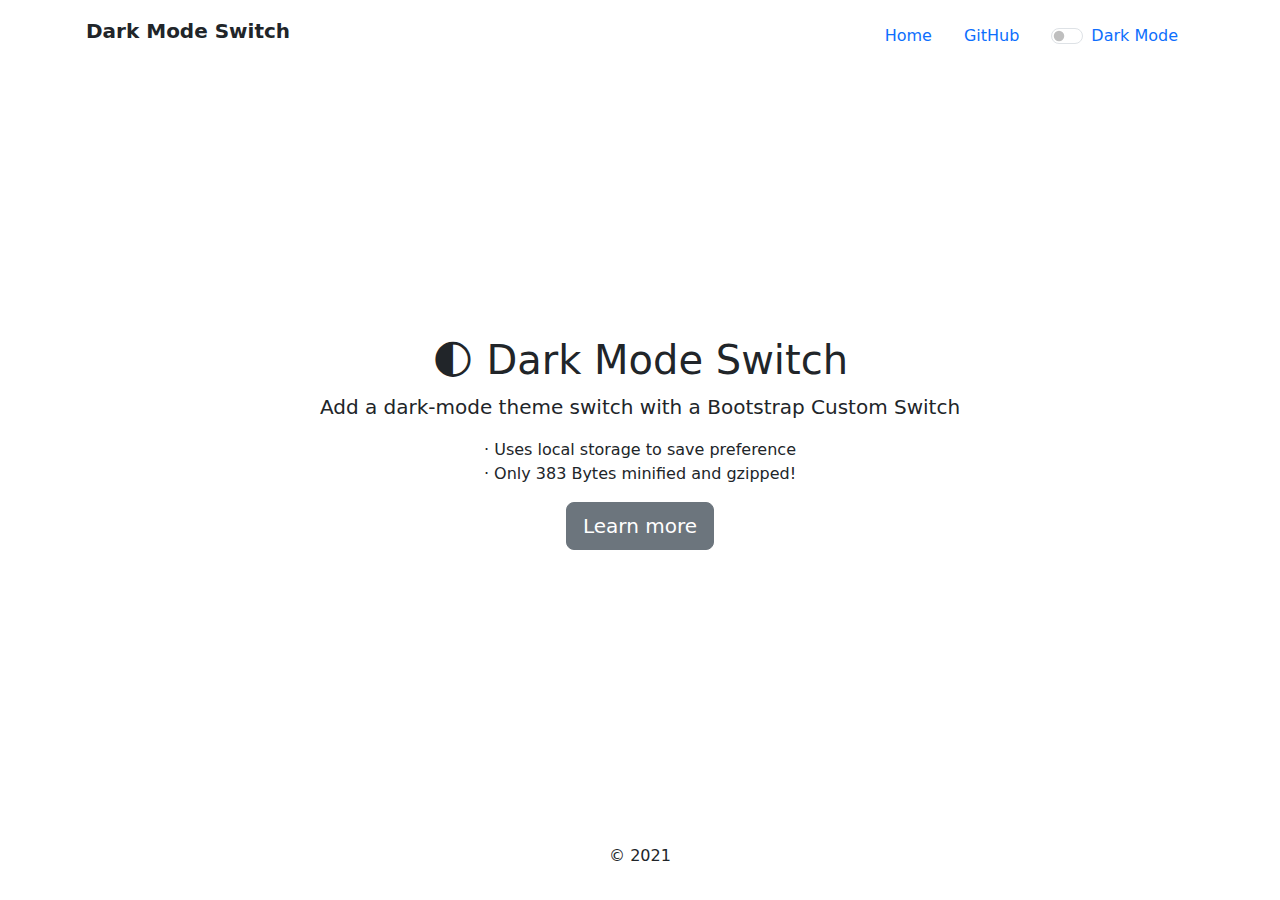
<file: assets/plugins/dark-mode-switch/index.html>
<!doctype html>
<html lang="en" class="h-100">

<head>
  <meta charset="utf-8">
  <meta http-equiv="x-ua-compatible" content="ie=edge">
  <meta name="viewport" content="width=device-width, initial-scale=1">
  <title>Dark Mode Switch</title>
  <meta name="description" content="Add a dark-mode theme toggle with a Bootstrap Custom Switch">

  <link rel="icon"
    href="data:image/svg+xml,<svg xmlns=%22http://www.w3.org/2000/svg%22 viewBox=%220 0 100 100%22><text y=%22.9em%22 font-size=%2280%22>🌓</text></svg>">
  
  <meta property="og:site_name" content="GitHub">
  <meta property="og:image"
    content="https://repository-images.githubusercontent.com/194995309/38db8f80-9db7-11e9-998f-43f2a26d9e0b">
  <meta property="og:title" content="dark-mode-switch">
  <meta property="og:description" content="Add a dark-mode theme toggle with a Bootstrap Custom Switch">
  <meta property="og:url" content="https://coliff.github.io/dark-mode-switch/">
  <link rel="author" href="https://christianoliff.com/">
  <meta name="twitter:creator" content="@christianoliff">
  <meta name="monetization" content="$ilp.uphold.com/Epqzn3YGr2MB">

  <link rel="stylesheet" href="https://cdn.jsdelivr.net/npm/bootstrap@5/dist/css/bootstrap.min.css">

  <!-- IE 11 polyfill for CSS and Custom Properties -->
  <script
    nomodule>window.MSInputMethodContext && document.documentMode && document.write('<link rel="stylesheet" href="https://cdn.jsdelivr.net/npm/bootstrap-ie11@5/css/bootstrap-ie11.min.css"><script src="https://cdn.jsdelivr.net/npm/ie11-custom-properties@4/ie11CustomProperties.min.js"><\/script>');</script>

  <link rel="stylesheet" href="dark-mode.css">

</head>

<body class="bg-white text-center d-flex h-100">

  <div class="container d-flex p-3 mx-auto w-100 flex-column">
    <header class="mb-auto">
      <div class="float-md-start fw-bold fs-5">Dark Mode Switch</div>
      <nav class="nav justify-content-center float-md-end">
        <a class="nav-link active" href="https://coliff.github.io/dark-mode-switch/">Home</a>
        <a class="nav-link" href="https://github.com/coliff/dark-mode-switch" target="_blank">GitHub</a>
        <div class="nav-link">

          <div class="form-check form-switch">
            <input type="checkbox" class="form-check-input" id="darkSwitch">
            <label class="custom-control-label" for="darkSwitch">Dark Mode</label>
          </div>
          <script src="dark-mode-switch.min.js"></script>

        </div>
      </nav>
    </header>

    <main role="main">
      <h1>🌓 Dark Mode Switch</h1>
      <p class="lead">Add a dark-mode theme switch with a Bootstrap Custom Switch</p>
      <ul class="list-unstyled">
        <li>&middot; Uses local storage to save preference</li>
        <li>&middot; Only 383 Bytes minified and gzipped!</li>
      </ul>
      <p>
        <a href="https://github.com/coliff/dark-mode-switch" target="_blank" rel="noopener"
          class="btn btn-lg btn-secondary">
          Learn more
        </a>
      </p>
    </main>

    <footer class="mt-auto">
      <p>&copy; 2021</p>
    </footer>

  </div>
</body>

</html>
</file>
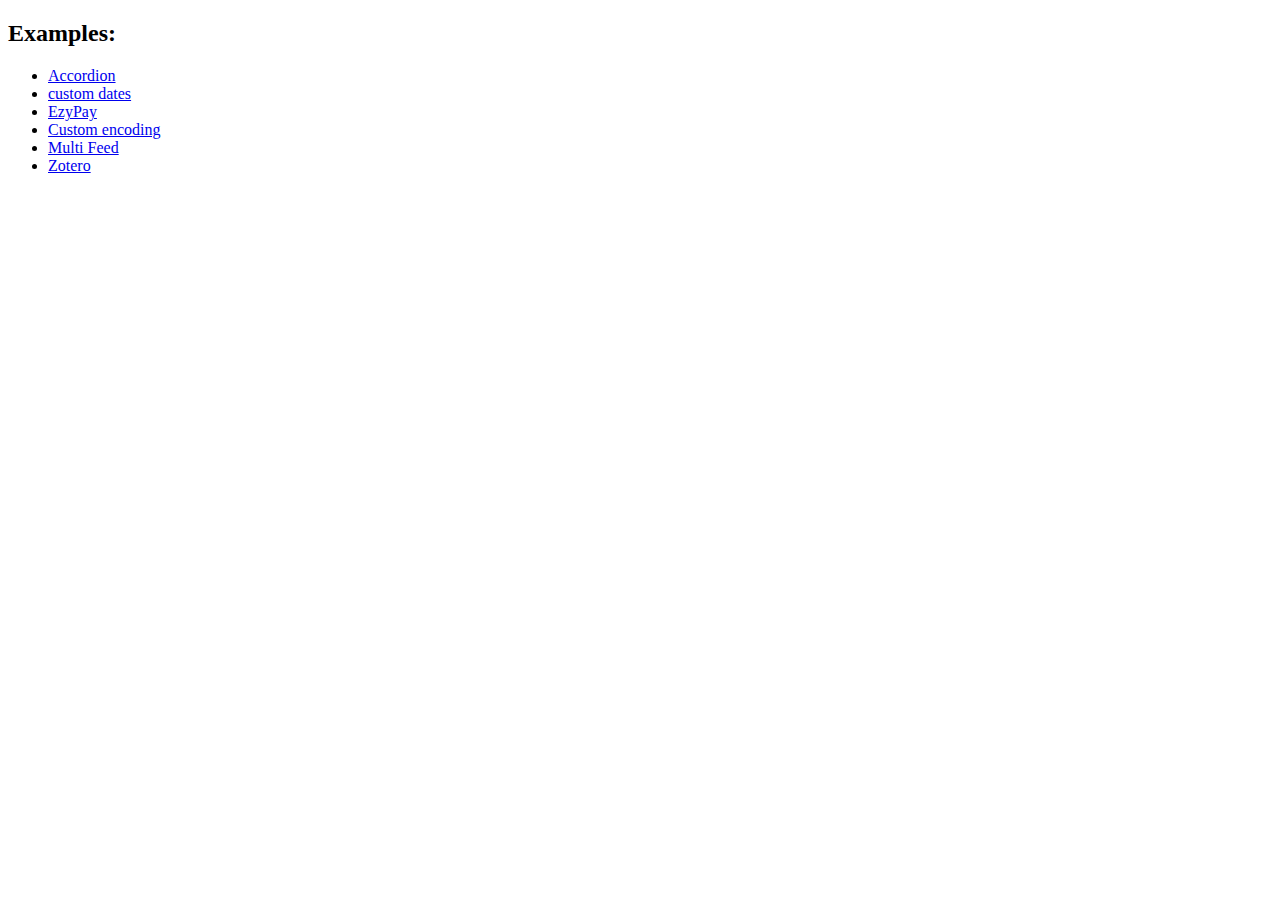
<file: assets/plugins/vanilla-rss/index.html>
<!DOCTYPE html>
<html>
  <head>
    <title>vanilla-rss</title>
  </head>
  <body>
    <div>
      <h2>Examples:</h2>
      <ul>
        <li><a href="examples/accordion.html">Accordion</a></li>
        <li><a href="examples/custom-dates.html">custom dates</a></li>
        <li><a href="examples/ezypay.html">EzyPay</a></li>
        <li><a href="examples/ISO-8859-1.html">Custom encoding</a></li>
        <li><a href="examples/multi-feed.html">Multi Feed</a></li>
        <li><a href="examples/zotero.html">Zotero</a></li>
      </ul>
    </div>
  </body>
</html>
</file>
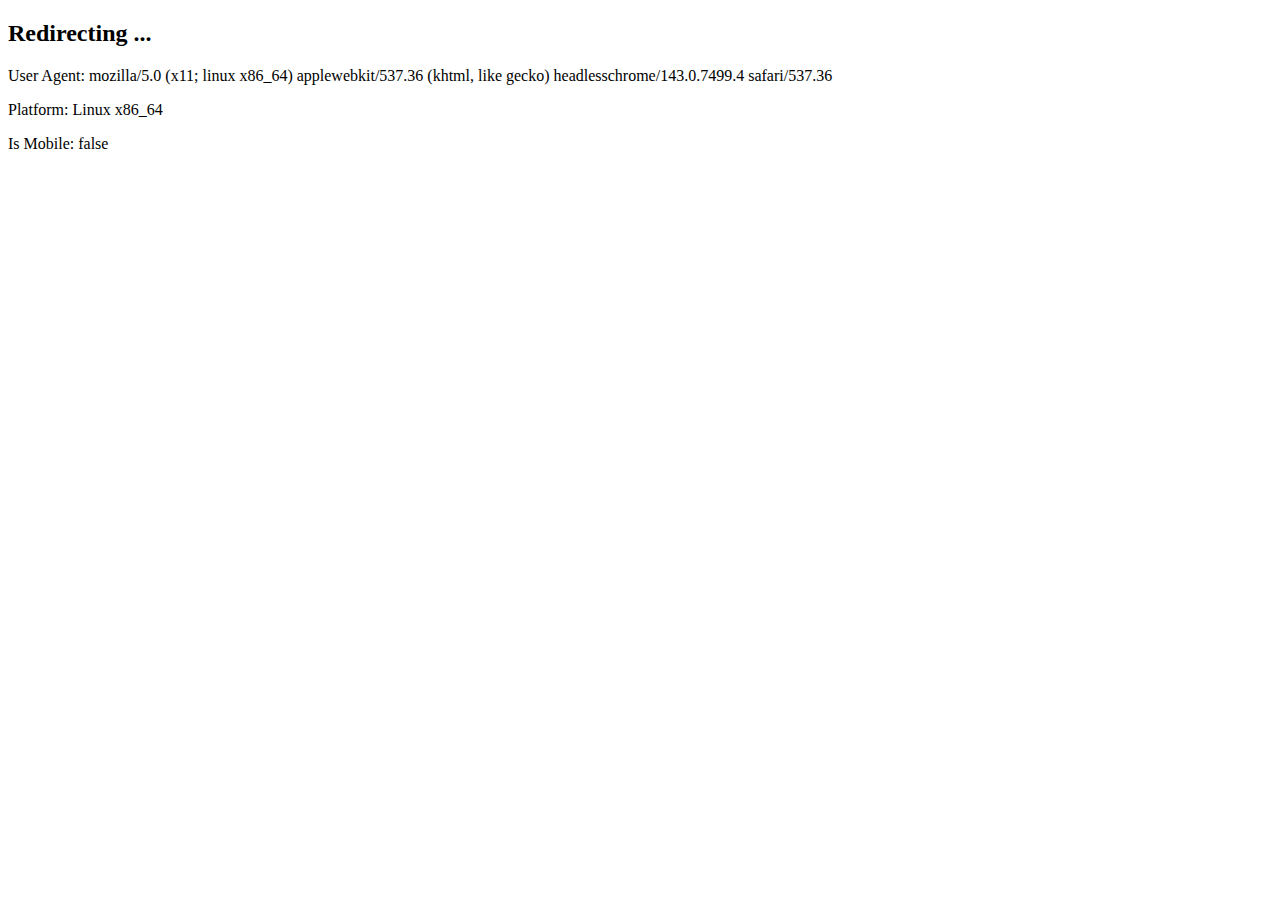
<file: aarti_sangrah.html>
<!DOCTYPE html>
<html>

<body>
    <h2>Redirecting ... </h2>
    <p id="userAgent"></p>
    <p id="platform"></p>
    <p id="mobile"></p>
    <script>
        var userAgent = navigator.userAgent.toLowerCase();
        console.log(userAgent)
        console.log(navigator.platform)

        var isMobile = /iPhone|iPad|iPod|Android/i.test(userAgent);
        console.log(isMobile)

        // safari = /safari/.test(userAgent);
        var ios = /iphone|ipod|ipad/.test(userAgent);

        document.getElementById('userAgent').innerHTML = "User Agent: " + userAgent;
        document.getElementById('platform').innerHTML = "Platform: " + navigator.platform;
        document.getElementById('mobile').innerHTML = "Is Mobile: " + isMobile;

        // if (ios) {
        //     location.replace("https://www.apple.com/in/app-store/")
        // } else {
        //     location.replace("https://play.google.com/")
        // };

    </script>

</body>

</html>
</file>
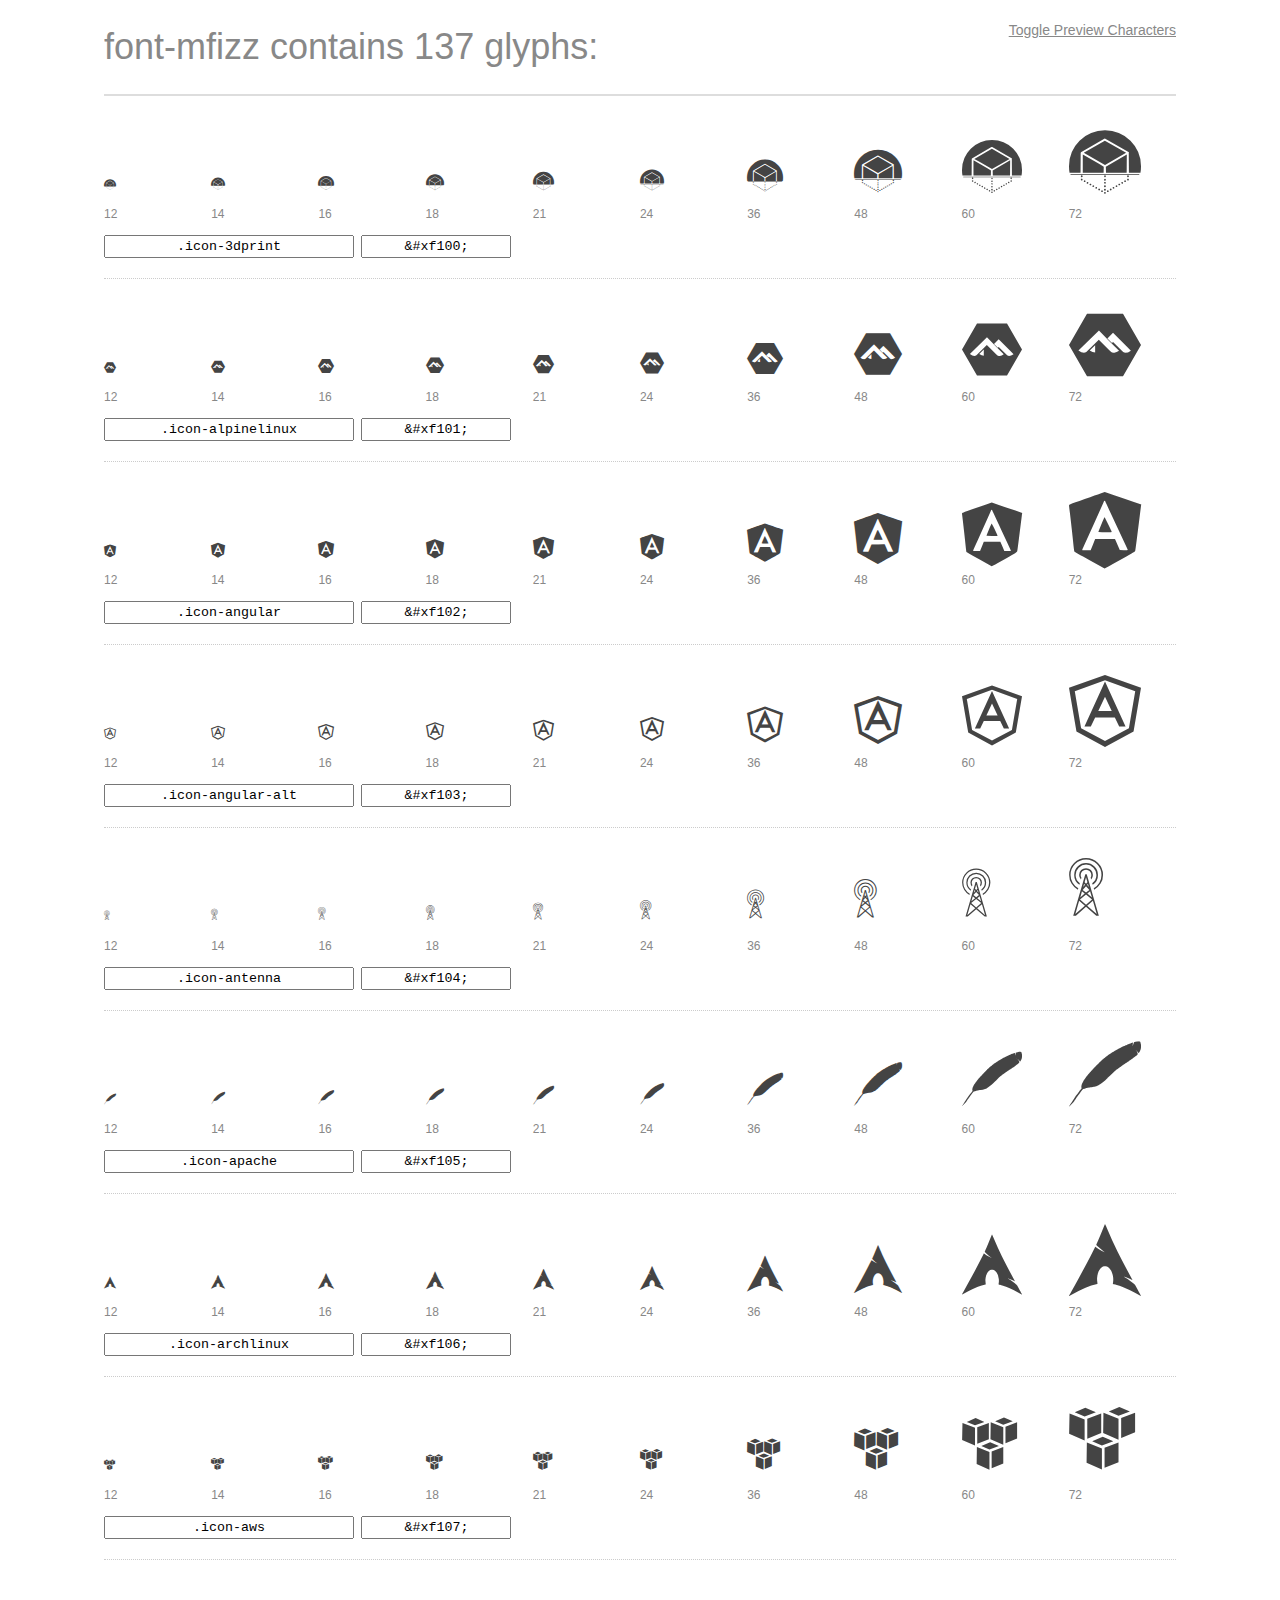
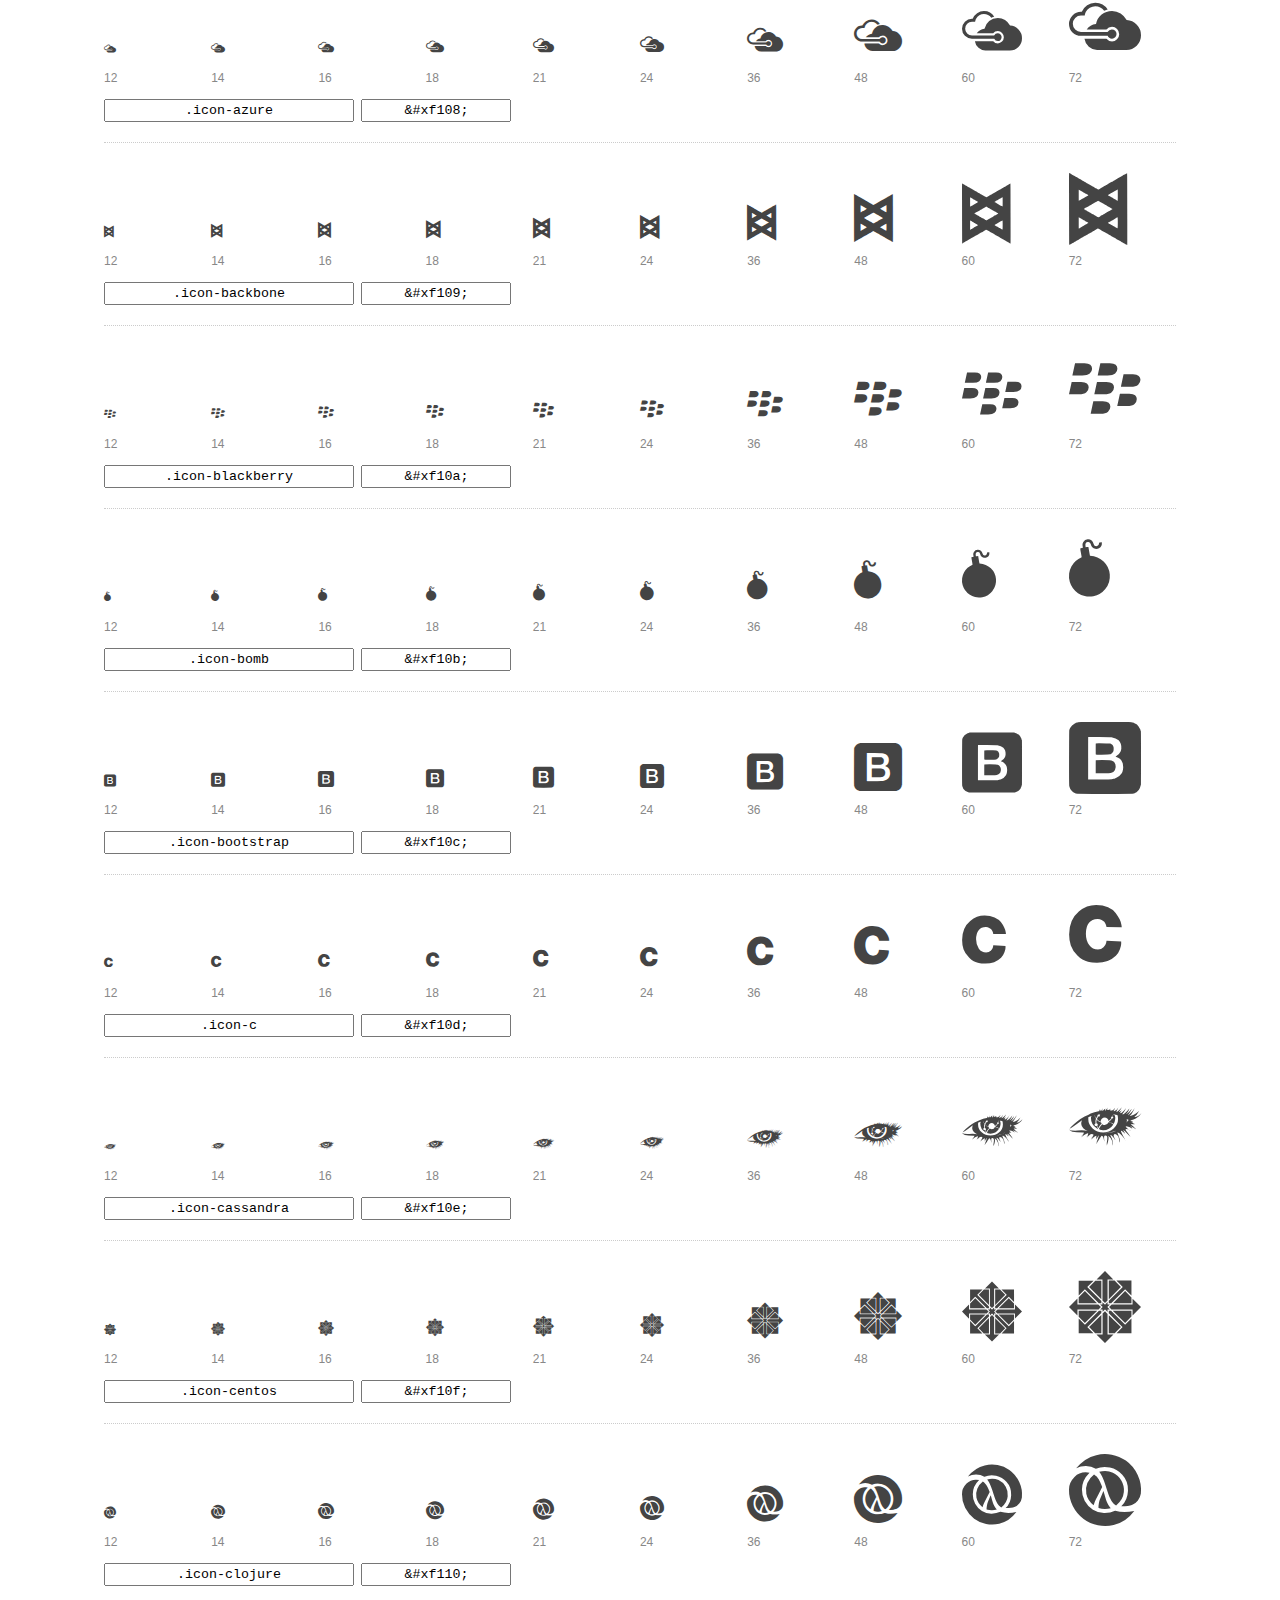
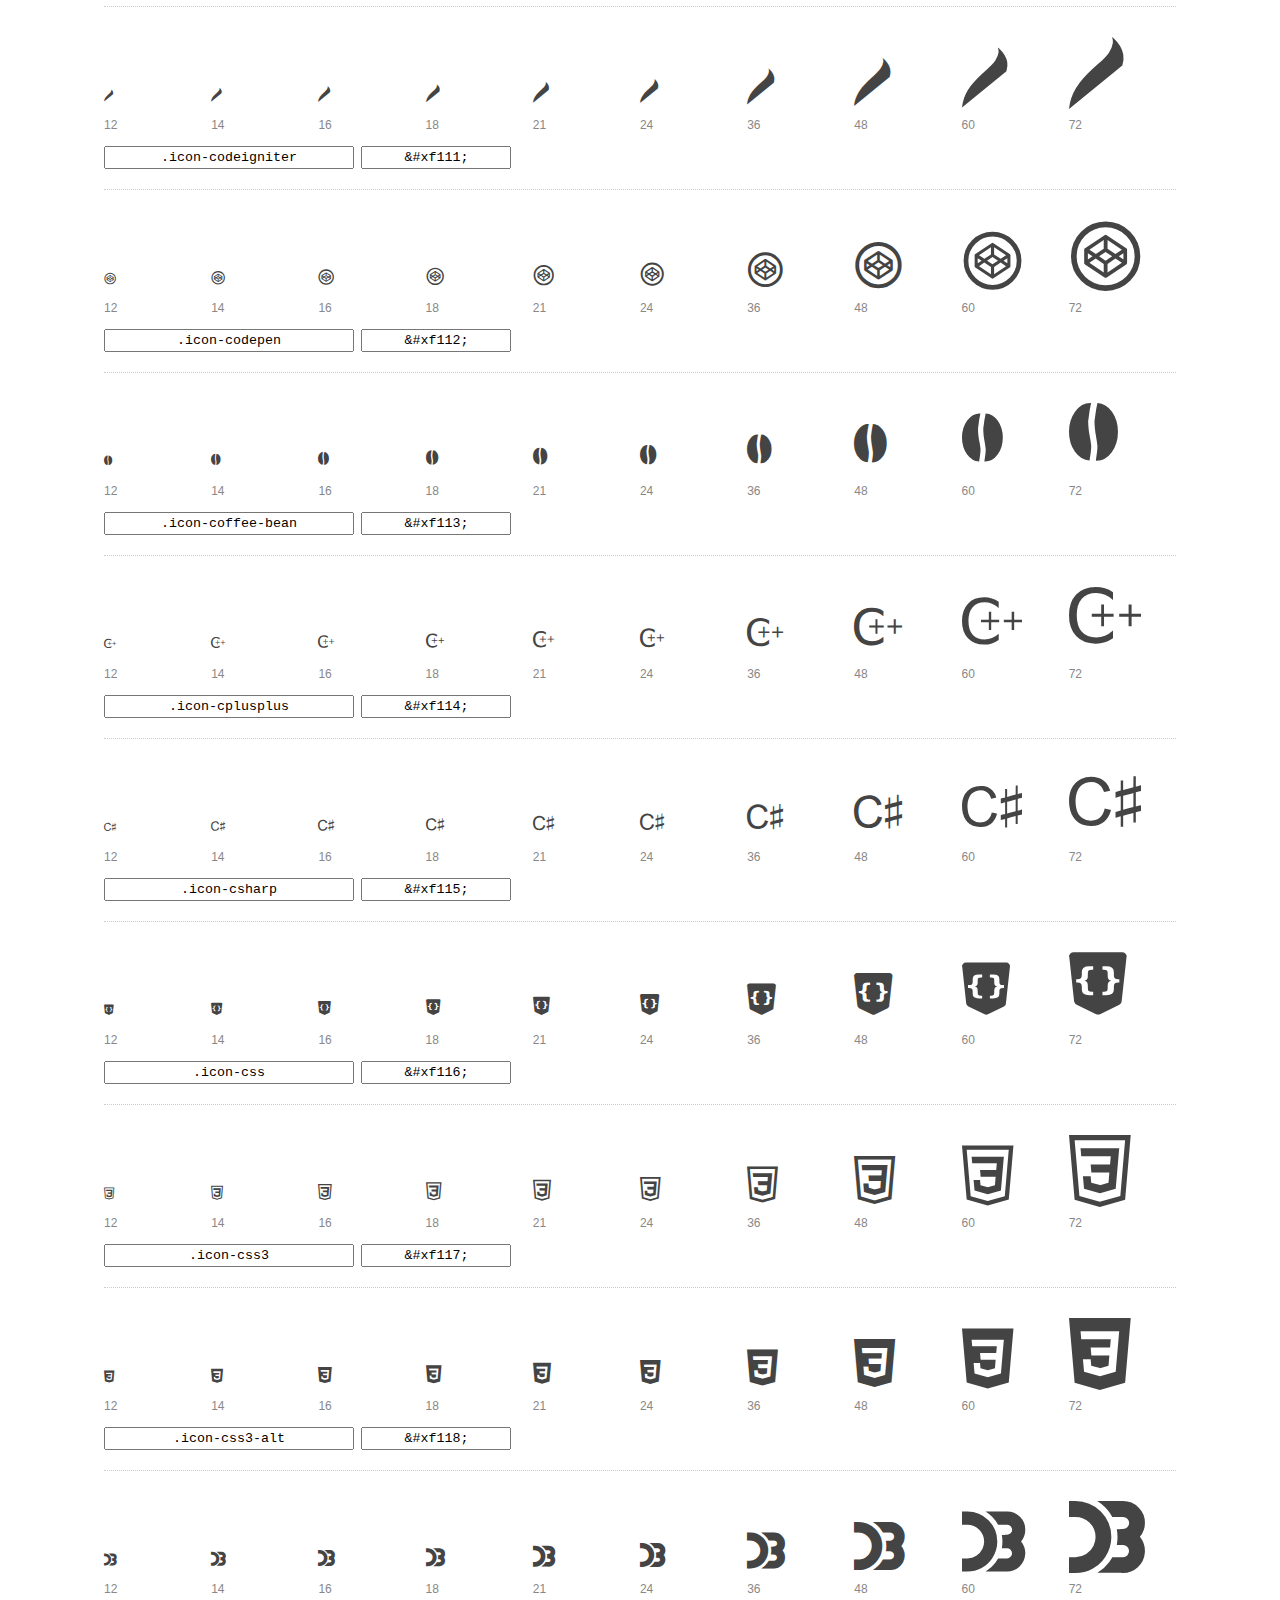
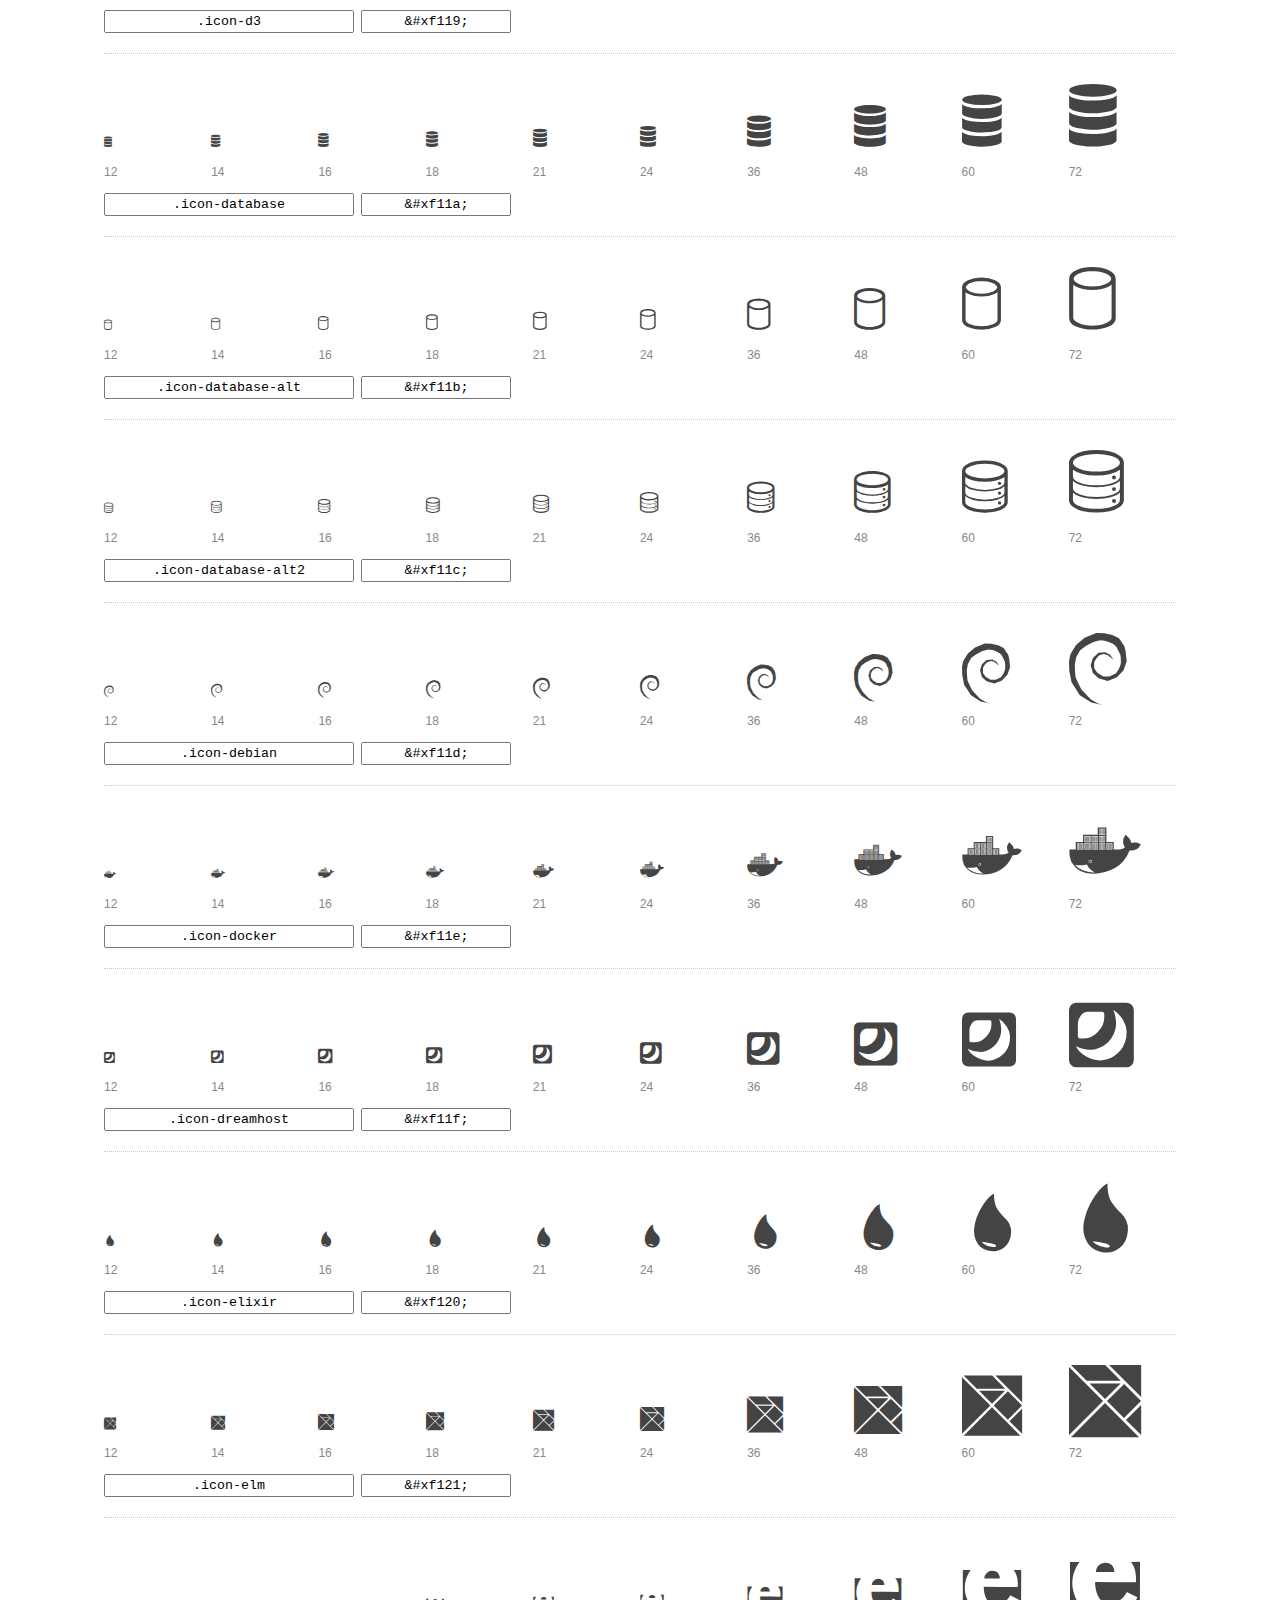
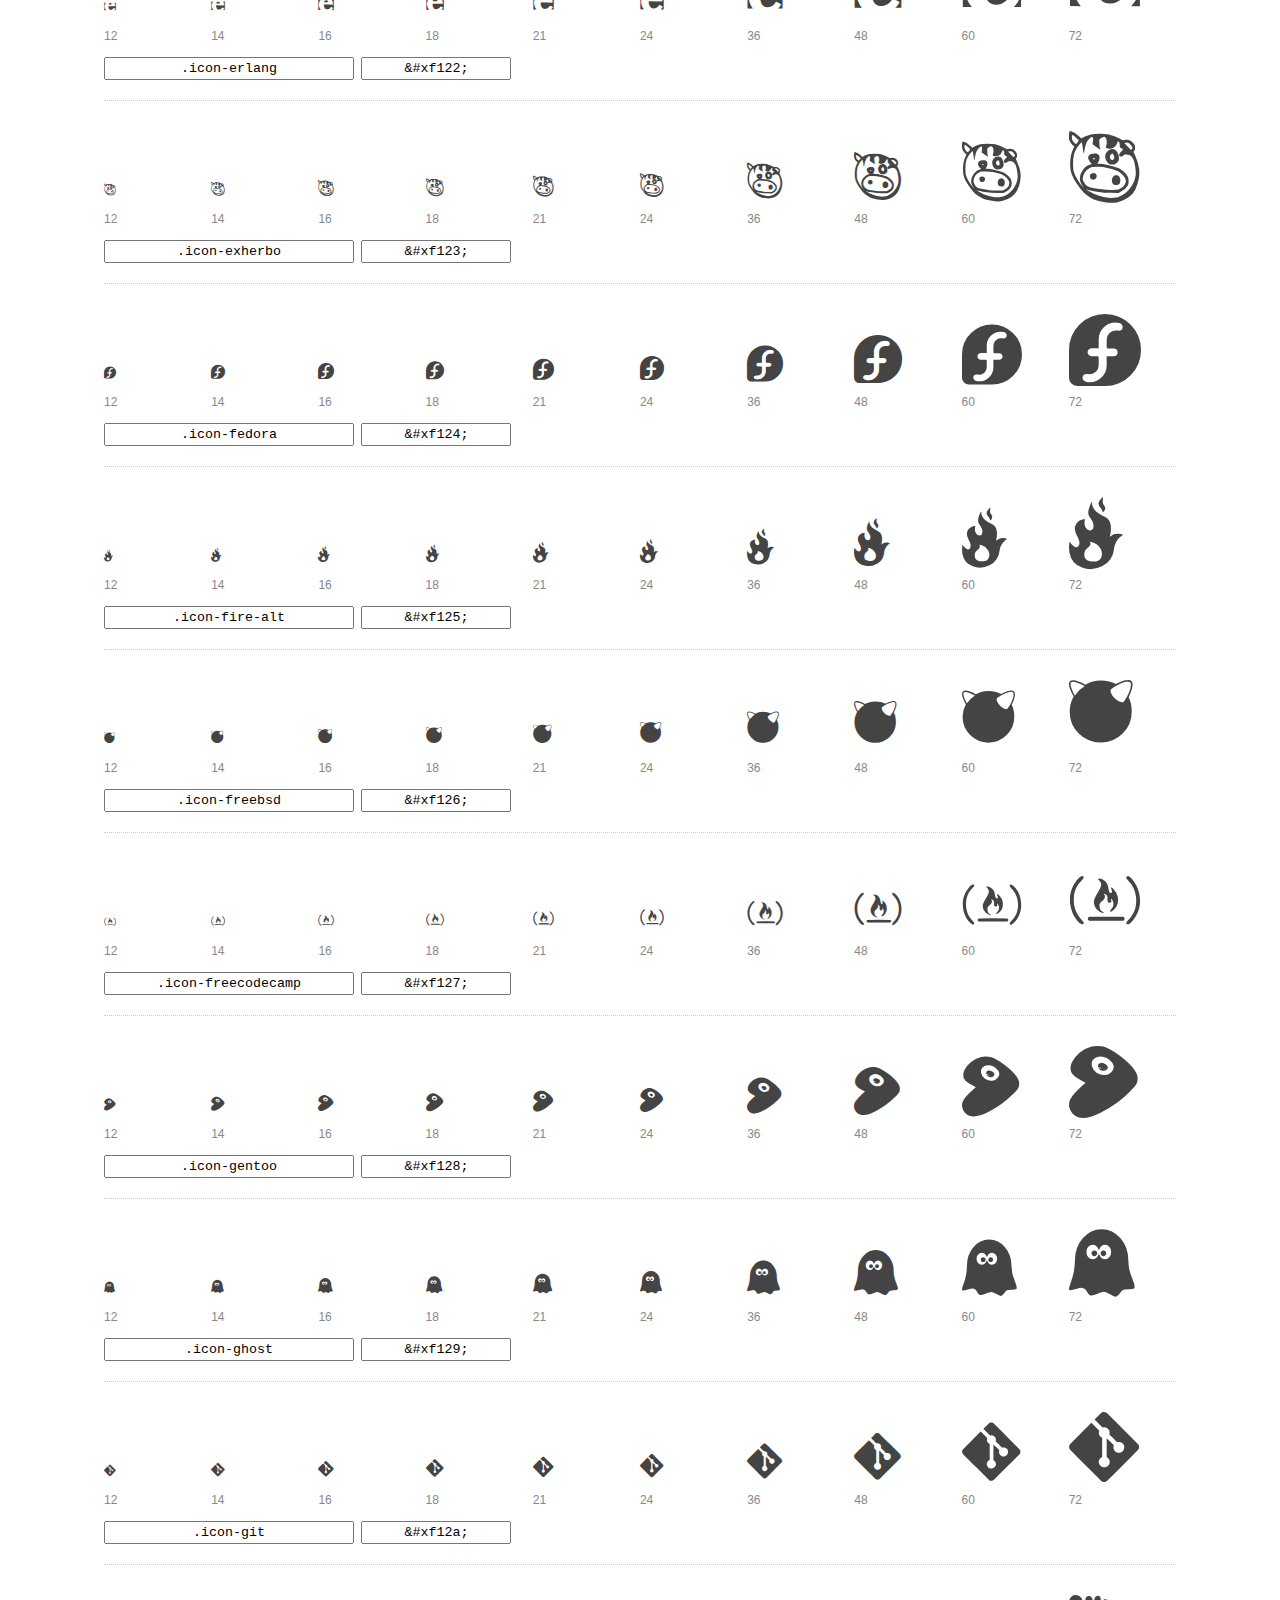
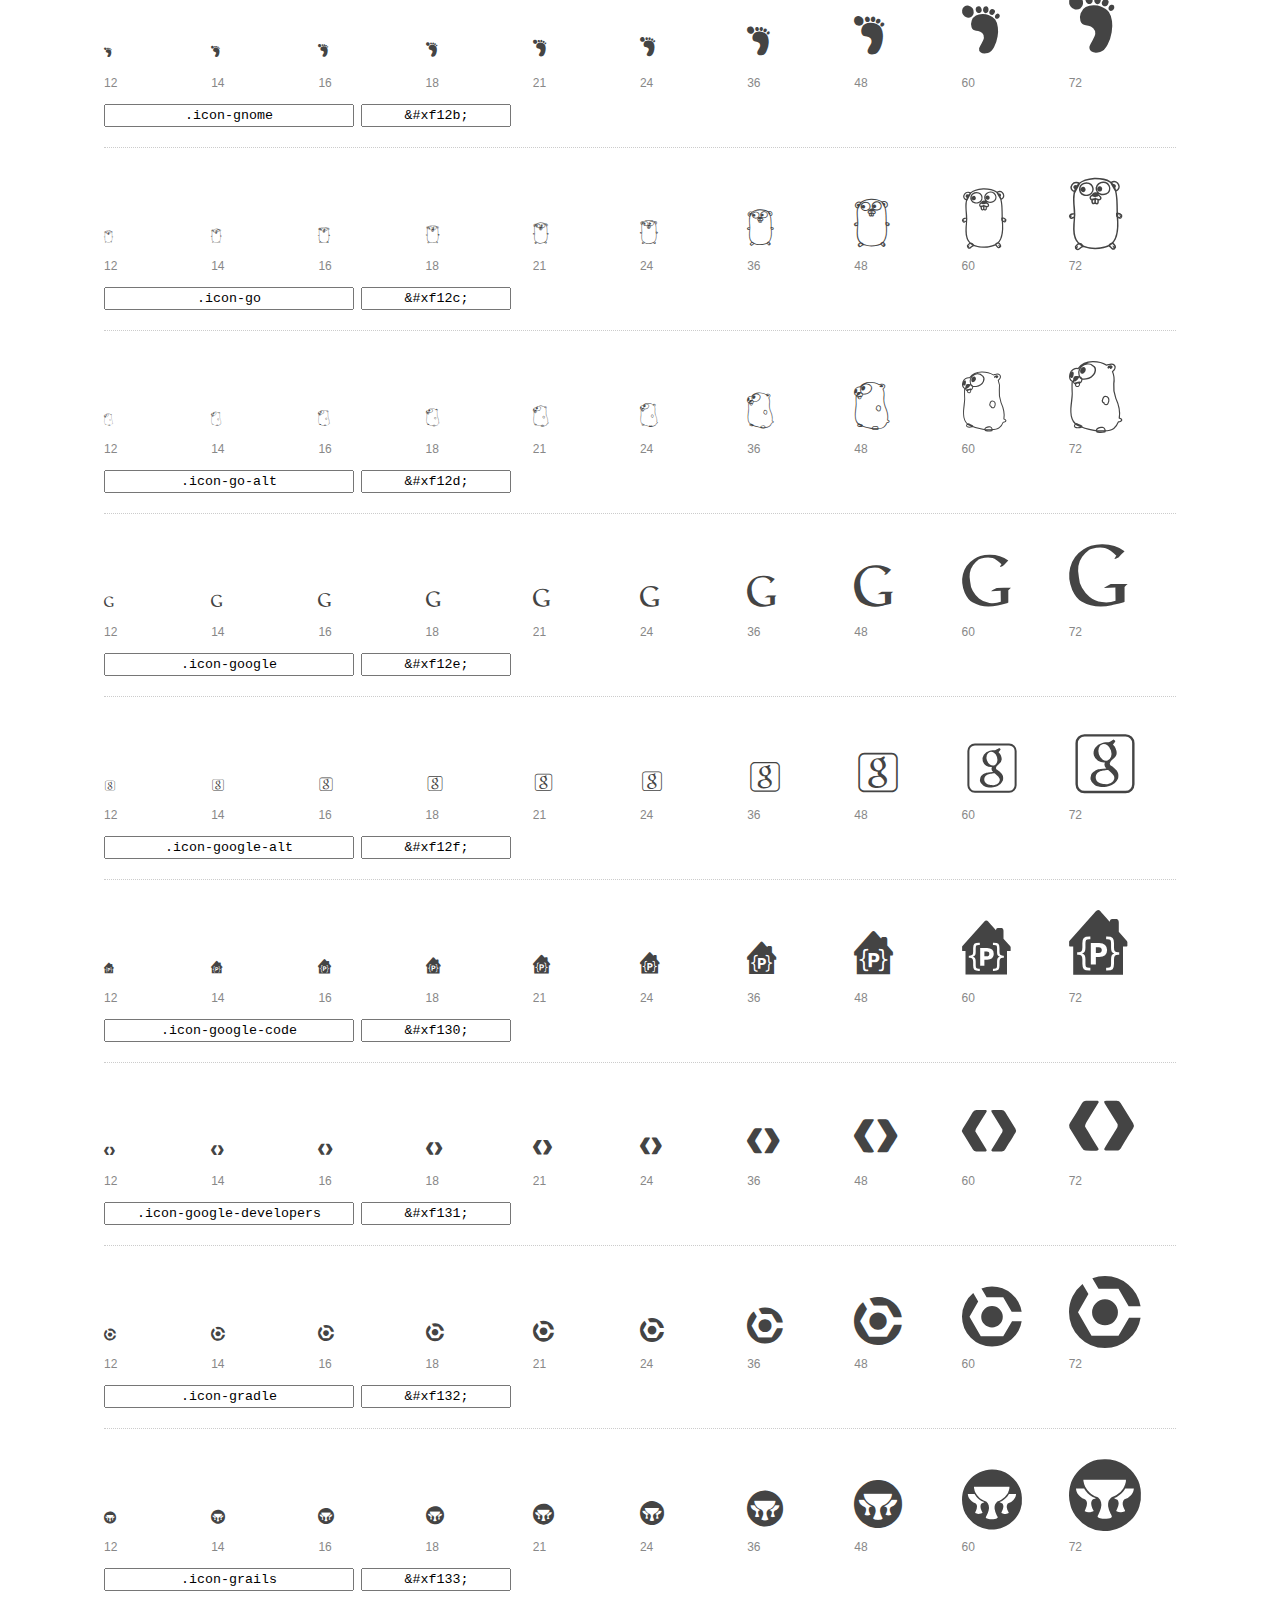
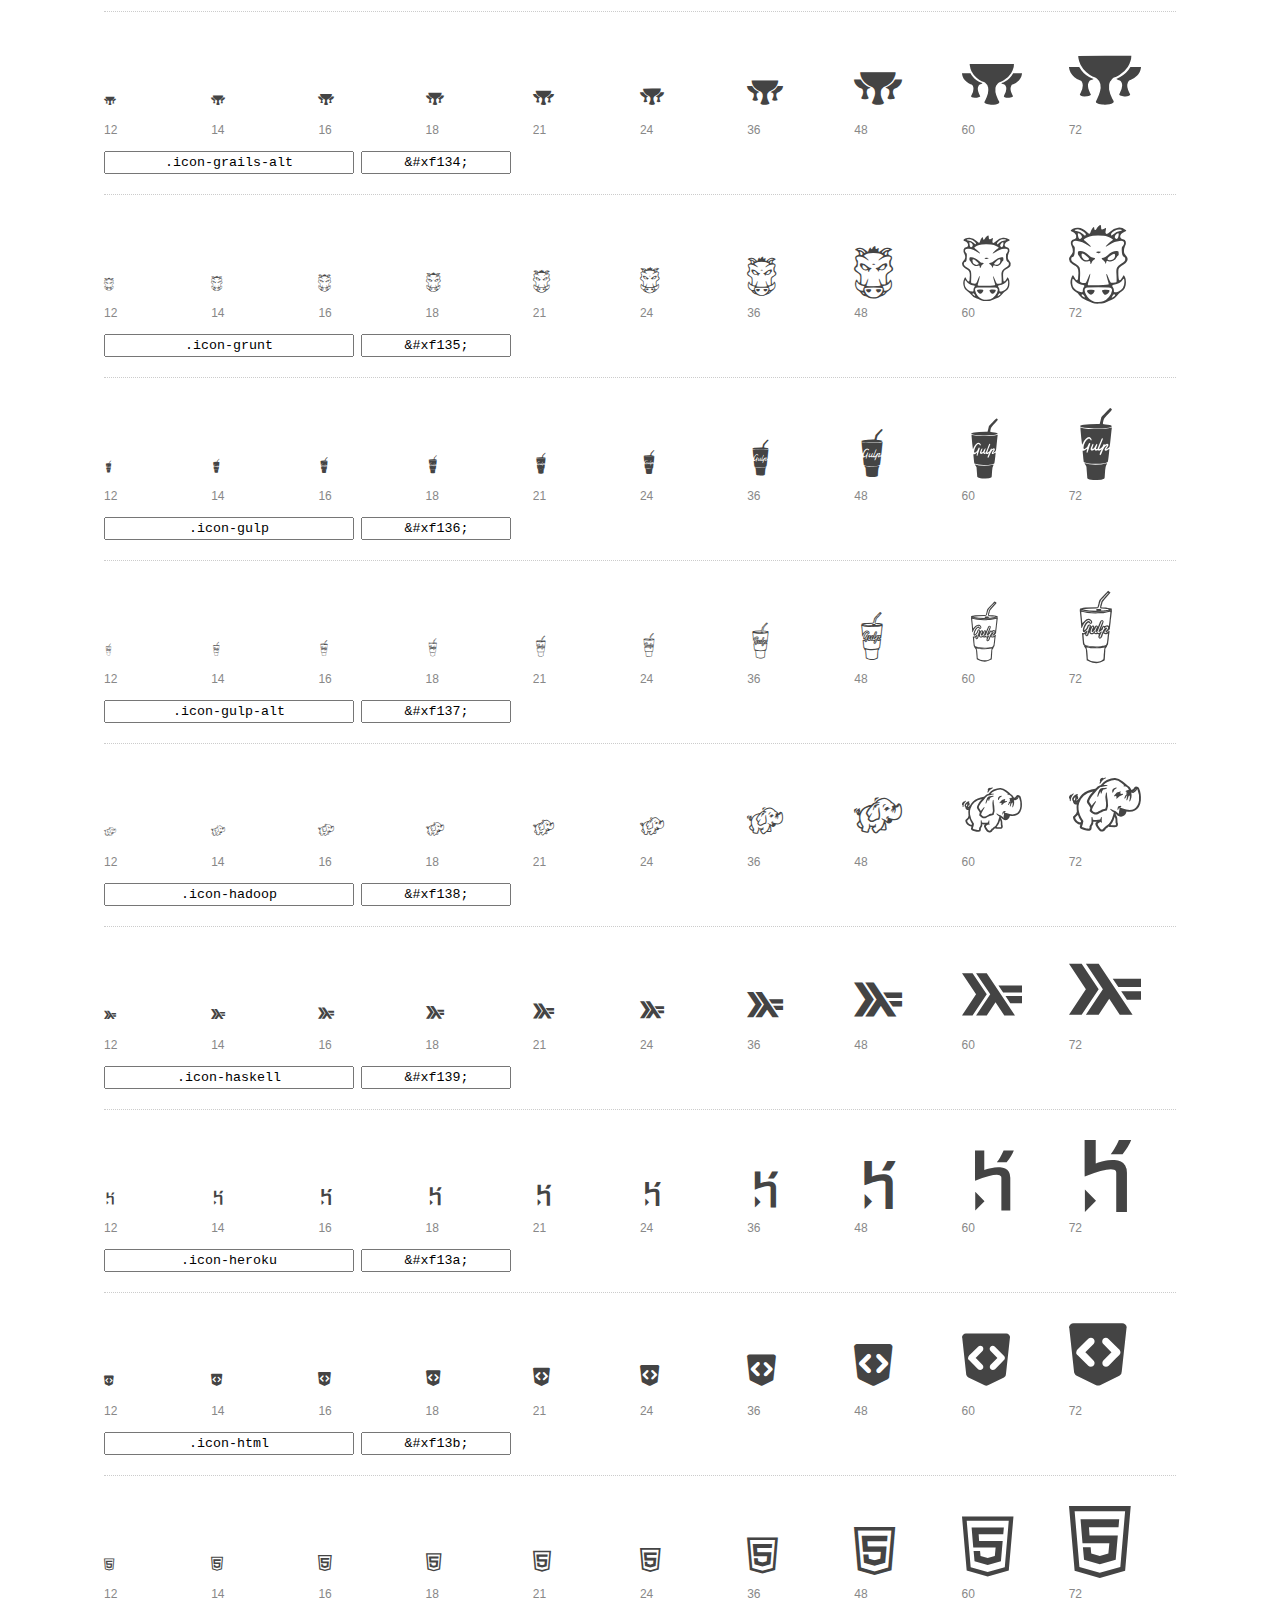
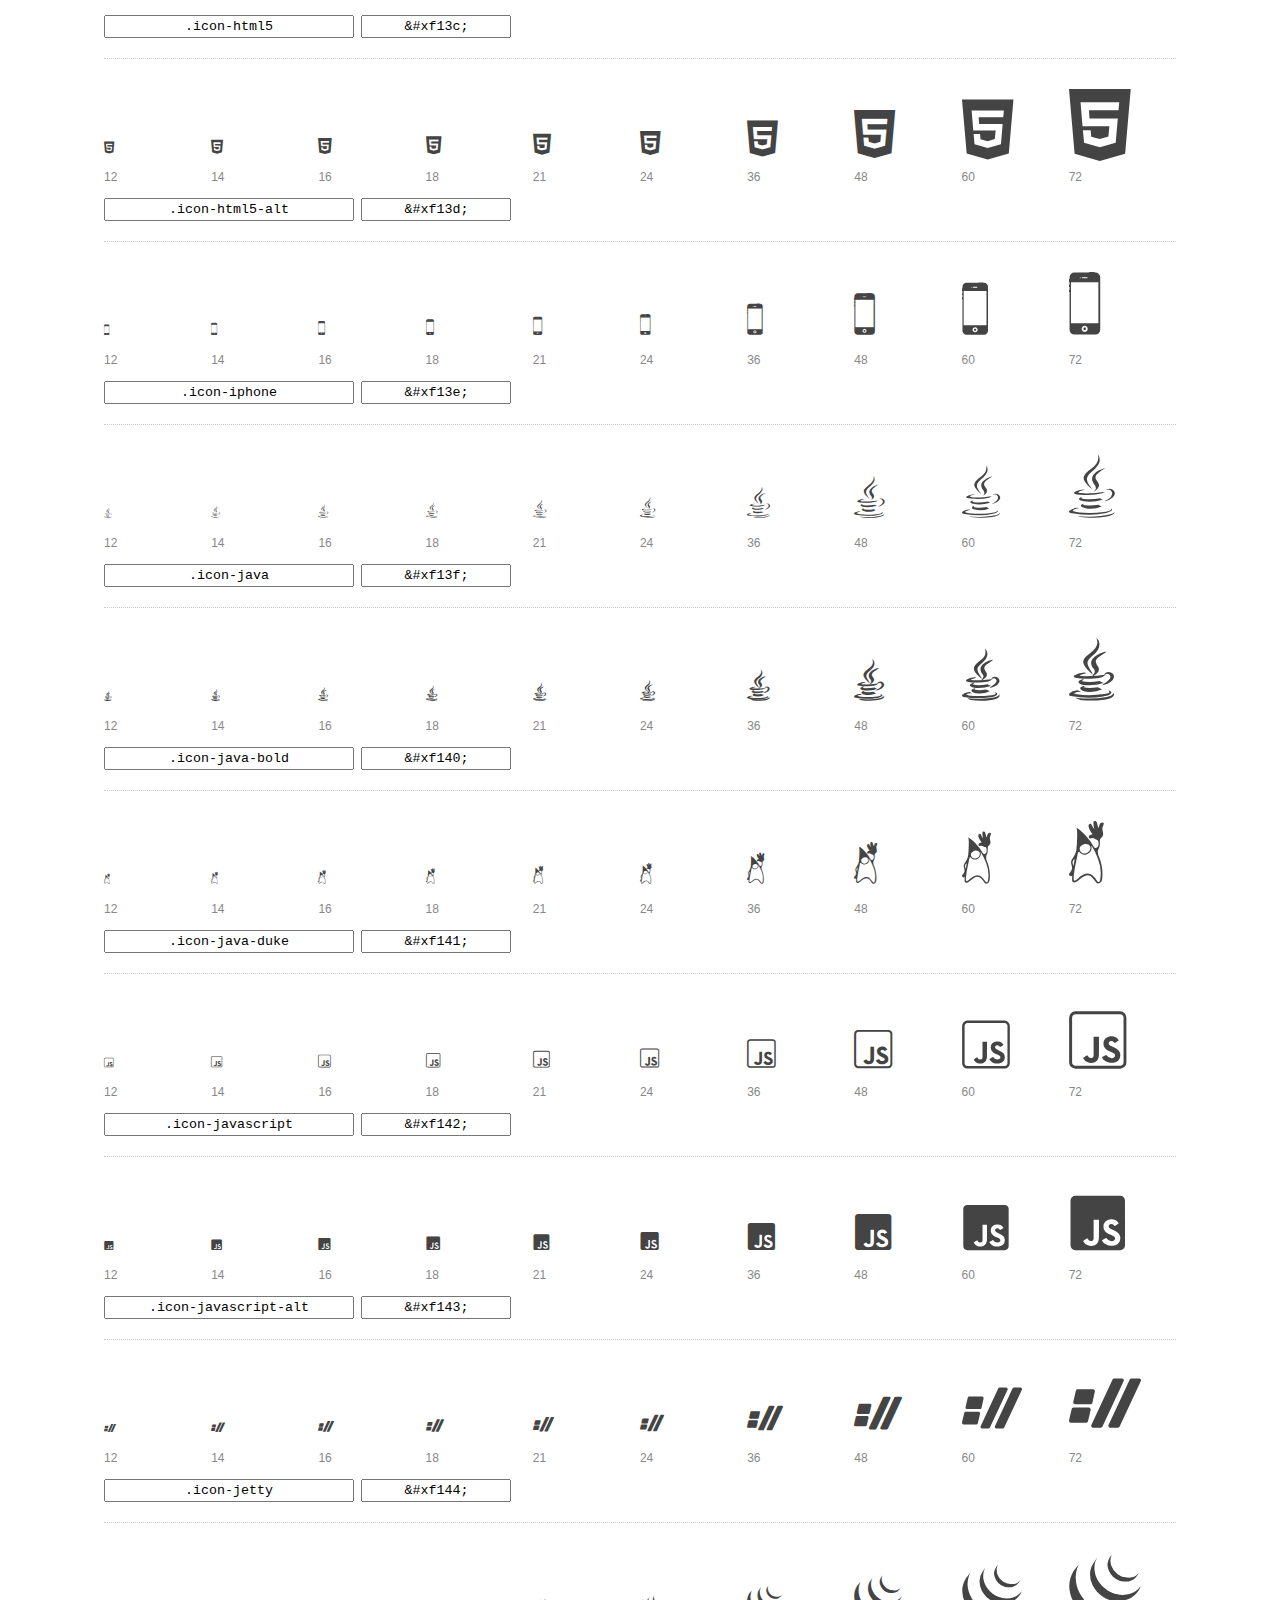
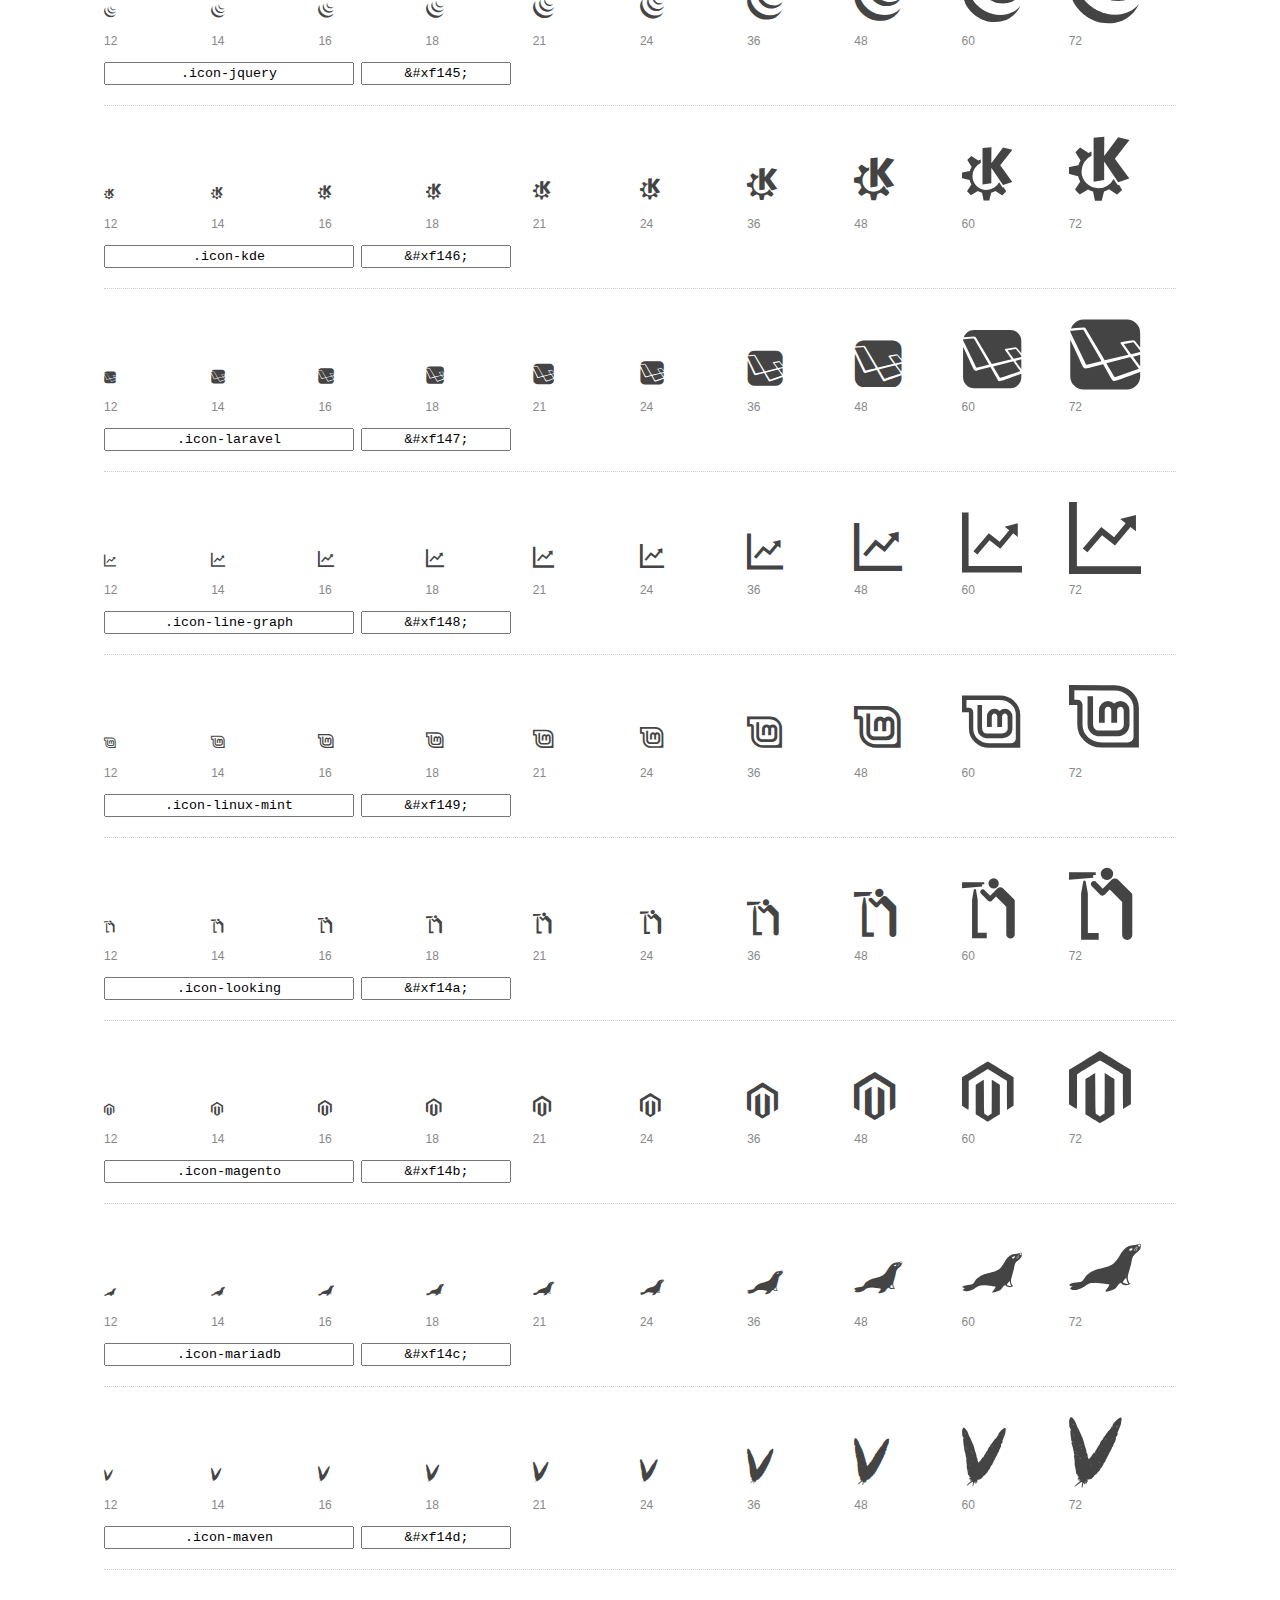
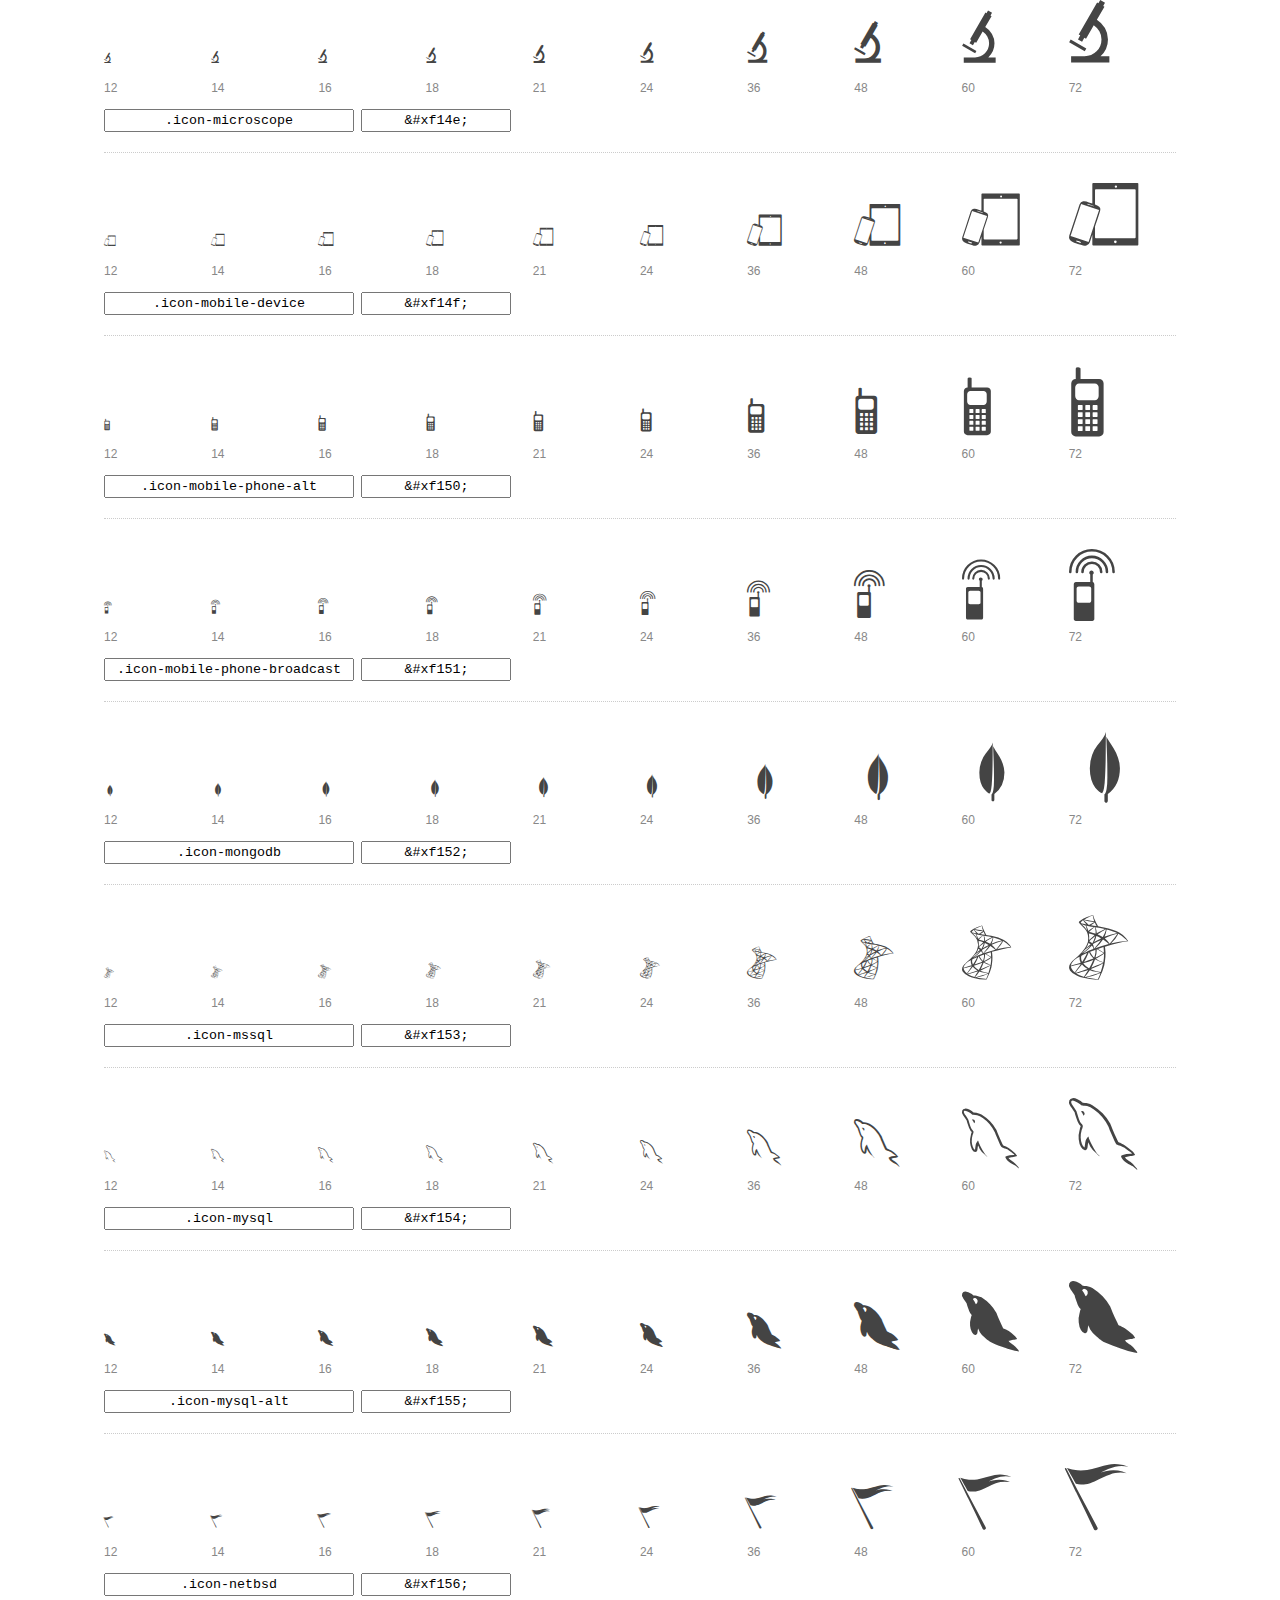
<file: assets/css/font-mfizz-2.4.1/preview.html>
<!DOCTYPE html>
<html>
  <head>
    <title>font-mfizz glyphs preview</title>

    <style>
      /* Page Styles */

      * {
        -moz-box-sizing: border-box;
        -webkit-box-sizing: border-box;
        box-sizing: border-box;
        margin: 0;
        padding: 0;
      }

      body {
        background: #fff;
        color: #444;
        font: 16px/1.5 "Helvetica Neue", Helvetica, Arial, sans-serif;
      }

      a,
      a:visited {
        color: #888;
        text-decoration: underline;
      }
      a:hover,
      a:focus { color: #000; }

      header {
        border-bottom: 2px solid #ddd;
        margin-bottom: 20px;
        overflow: hidden;
        padding: 20px 0;
      }

      header h1 {
        color: #888;
        float: left;
        font-size: 36px;
        font-weight: 300;
      }

      header a {
        float: right;
        font-size: 14px;
      }

      .container {
        margin: 0 auto;
        max-width: 1200px;
        min-width: 960px;
        padding: 0 40px;
        width: 90%;
      }

      .glyph {
        border-bottom: 1px dotted #ccc;
        padding: 10px 0 20px;
        margin-bottom: 20px;
      }

      .preview-glyphs { vertical-align: bottom; }

      .preview-scale {
        color: #888;
        font-size: 12px;
        margin-top: 5px;
      }

      .step {
        display: inline-block;
        line-height: 1;
        position: relative;
        width: 10%;
      }

      .step .letters,
      .step i {
        -webkit-transition: opacity .3s;
        -moz-transition: opacity .3s;
        -ms-transition: opacity .3s;
        -o-transition: opacity .3s;
        transition: opacity .3s;
      }

      .step:hover .letters { opacity: 1; }
      .step:hover i { opacity: .3; }

      .letters {
        opacity: .3;
        position: absolute;
      }

      .characters-off .letters { display: none; }
      .characters-off .step:hover i { opacity: 1; }

      
      .size-12 { font-size: 12px; }
      
      .size-14 { font-size: 14px; }
      
      .size-16 { font-size: 16px; }
      
      .size-18 { font-size: 18px; }
      
      .size-21 { font-size: 21px; }
      
      .size-24 { font-size: 24px; }
      
      .size-36 { font-size: 36px; }
      
      .size-48 { font-size: 48px; }
      
      .size-60 { font-size: 60px; }
      
      .size-72 { font-size: 72px; }
      

      .usage { margin-top: 10px; }

      .usage input {
        font-family: monospace;
        margin-right: 3px;
        padding: 2px 5px;
        text-align: center;
      }

      .usage .point { width: 150px; }

      .usage .class { width: 250px; }

      footer {
        color: #888;
        font-size: 12px;
        padding: 20px 0;
      }

      /* Icon Font: font-mfizz */

      @font-face {
  font-family: "font-mfizz";
  src: url("./font-mfizz.eot");
  src: url("./font-mfizz.eot?#iefix") format("embedded-opentype"),
       url("./font-mfizz.woff") format("woff"),
       url("./font-mfizz.ttf") format("truetype"),
       url("./font-mfizz.svg#font-mfizz") format("svg");
  font-weight: normal;
  font-style: normal;
}

@media screen and (-webkit-min-device-pixel-ratio:0) {
  @font-face {
    font-family: "font-mfizz";
    src: url("./font-mfizz.svg#font-mfizz") format("svg");
  }
}

      [data-icon]:before { content: attr(data-icon); }

      [data-icon]:before,
      .icon-3dprint:before,
.icon-alpinelinux:before,
.icon-angular:before,
.icon-angular-alt:before,
.icon-antenna:before,
.icon-apache:before,
.icon-archlinux:before,
.icon-aws:before,
.icon-azure:before,
.icon-backbone:before,
.icon-blackberry:before,
.icon-bomb:before,
.icon-bootstrap:before,
.icon-c:before,
.icon-cassandra:before,
.icon-centos:before,
.icon-clojure:before,
.icon-codeigniter:before,
.icon-codepen:before,
.icon-coffee-bean:before,
.icon-cplusplus:before,
.icon-csharp:before,
.icon-css:before,
.icon-css3:before,
.icon-css3-alt:before,
.icon-d3:before,
.icon-database:before,
.icon-database-alt:before,
.icon-database-alt2:before,
.icon-debian:before,
.icon-docker:before,
.icon-dreamhost:before,
.icon-elixir:before,
.icon-elm:before,
.icon-erlang:before,
.icon-exherbo:before,
.icon-fedora:before,
.icon-fire-alt:before,
.icon-freebsd:before,
.icon-freecodecamp:before,
.icon-gentoo:before,
.icon-ghost:before,
.icon-git:before,
.icon-gnome:before,
.icon-go:before,
.icon-go-alt:before,
.icon-google:before,
.icon-google-alt:before,
.icon-google-code:before,
.icon-google-developers:before,
.icon-gradle:before,
.icon-grails:before,
.icon-grails-alt:before,
.icon-grunt:before,
.icon-gulp:before,
.icon-gulp-alt:before,
.icon-hadoop:before,
.icon-haskell:before,
.icon-heroku:before,
.icon-html:before,
.icon-html5:before,
.icon-html5-alt:before,
.icon-iphone:before,
.icon-java:before,
.icon-java-bold:before,
.icon-java-duke:before,
.icon-javascript:before,
.icon-javascript-alt:before,
.icon-jetty:before,
.icon-jquery:before,
.icon-kde:before,
.icon-laravel:before,
.icon-line-graph:before,
.icon-linux-mint:before,
.icon-looking:before,
.icon-magento:before,
.icon-mariadb:before,
.icon-maven:before,
.icon-microscope:before,
.icon-mobile-device:before,
.icon-mobile-phone-alt:before,
.icon-mobile-phone-broadcast:before,
.icon-mongodb:before,
.icon-mssql:before,
.icon-mysql:before,
.icon-mysql-alt:before,
.icon-netbsd:before,
.icon-nginx:before,
.icon-nginx-alt:before,
.icon-nginx-alt2:before,
.icon-nodejs:before,
.icon-npm:before,
.icon-objc:before,
.icon-openshift:before,
.icon-oracle:before,
.icon-oracle-alt:before,
.icon-osx:before,
.icon-perl:before,
.icon-phone-alt:before,
.icon-phone-gap:before,
.icon-phone-retro:before,
.icon-php:before,
.icon-php-alt:before,
.icon-playframework:before,
.icon-playframework-alt:before,
.icon-plone:before,
.icon-postgres:before,
.icon-postgres-alt:before,
.icon-python:before,
.icon-raspberrypi:before,
.icon-reactjs:before,
.icon-redhat:before,
.icon-redis:before,
.icon-ruby:before,
.icon-ruby-on-rails:before,
.icon-ruby-on-rails-alt:before,
.icon-rust:before,
.icon-sass:before,
.icon-satellite:before,
.icon-scala:before,
.icon-scala-alt:before,
.icon-script:before,
.icon-script-alt:before,
.icon-shell:before,
.icon-sitefinity:before,
.icon-solaris:before,
.icon-splatter:before,
.icon-spring:before,
.icon-suse:before,
.icon-svg:before,
.icon-symfony:before,
.icon-tomcat:before,
.icon-ubuntu:before,
.icon-unity:before,
.icon-wireless:before,
.icon-wordpress:before,
.icon-x11:before {
        display: inline-block;
  font-family: "font-mfizz";
  font-style: normal;
  font-weight: normal;
  font-variant: normal;
  line-height: 1;
  text-decoration: inherit;
  text-rendering: optimizeLegibility;
  text-transform: none;
  -moz-osx-font-smoothing: grayscale;
  -webkit-font-smoothing: antialiased;
  font-smoothing: antialiased;
      }

      .icon-3dprint:before { content: "\f100"; }
.icon-alpinelinux:before { content: "\f101"; }
.icon-angular:before { content: "\f102"; }
.icon-angular-alt:before { content: "\f103"; }
.icon-antenna:before { content: "\f104"; }
.icon-apache:before { content: "\f105"; }
.icon-archlinux:before { content: "\f106"; }
.icon-aws:before { content: "\f107"; }
.icon-azure:before { content: "\f108"; }
.icon-backbone:before { content: "\f109"; }
.icon-blackberry:before { content: "\f10a"; }
.icon-bomb:before { content: "\f10b"; }
.icon-bootstrap:before { content: "\f10c"; }
.icon-c:before { content: "\f10d"; }
.icon-cassandra:before { content: "\f10e"; }
.icon-centos:before { content: "\f10f"; }
.icon-clojure:before { content: "\f110"; }
.icon-codeigniter:before { content: "\f111"; }
.icon-codepen:before { content: "\f112"; }
.icon-coffee-bean:before { content: "\f113"; }
.icon-cplusplus:before { content: "\f114"; }
.icon-csharp:before { content: "\f115"; }
.icon-css:before { content: "\f116"; }
.icon-css3:before { content: "\f117"; }
.icon-css3-alt:before { content: "\f118"; }
.icon-d3:before { content: "\f119"; }
.icon-database:before { content: "\f11a"; }
.icon-database-alt:before { content: "\f11b"; }
.icon-database-alt2:before { content: "\f11c"; }
.icon-debian:before { content: "\f11d"; }
.icon-docker:before { content: "\f11e"; }
.icon-dreamhost:before { content: "\f11f"; }
.icon-elixir:before { content: "\f120"; }
.icon-elm:before { content: "\f121"; }
.icon-erlang:before { content: "\f122"; }
.icon-exherbo:before { content: "\f123"; }
.icon-fedora:before { content: "\f124"; }
.icon-fire-alt:before { content: "\f125"; }
.icon-freebsd:before { content: "\f126"; }
.icon-freecodecamp:before { content: "\f127"; }
.icon-gentoo:before { content: "\f128"; }
.icon-ghost:before { content: "\f129"; }
.icon-git:before { content: "\f12a"; }
.icon-gnome:before { content: "\f12b"; }
.icon-go:before { content: "\f12c"; }
.icon-go-alt:before { content: "\f12d"; }
.icon-google:before { content: "\f12e"; }
.icon-google-alt:before { content: "\f12f"; }
.icon-google-code:before { content: "\f130"; }
.icon-google-developers:before { content: "\f131"; }
.icon-gradle:before { content: "\f132"; }
.icon-grails:before { content: "\f133"; }
.icon-grails-alt:before { content: "\f134"; }
.icon-grunt:before { content: "\f135"; }
.icon-gulp:before { content: "\f136"; }
.icon-gulp-alt:before { content: "\f137"; }
.icon-hadoop:before { content: "\f138"; }
.icon-haskell:before { content: "\f139"; }
.icon-heroku:before { content: "\f13a"; }
.icon-html:before { content: "\f13b"; }
.icon-html5:before { content: "\f13c"; }
.icon-html5-alt:before { content: "\f13d"; }
.icon-iphone:before { content: "\f13e"; }
.icon-java:before { content: "\f13f"; }
.icon-java-bold:before { content: "\f140"; }
.icon-java-duke:before { content: "\f141"; }
.icon-javascript:before { content: "\f142"; }
.icon-javascript-alt:before { content: "\f143"; }
.icon-jetty:before { content: "\f144"; }
.icon-jquery:before { content: "\f145"; }
.icon-kde:before { content: "\f146"; }
.icon-laravel:before { content: "\f147"; }
.icon-line-graph:before { content: "\f148"; }
.icon-linux-mint:before { content: "\f149"; }
.icon-looking:before { content: "\f14a"; }
.icon-magento:before { content: "\f14b"; }
.icon-mariadb:before { content: "\f14c"; }
.icon-maven:before { content: "\f14d"; }
.icon-microscope:before { content: "\f14e"; }
.icon-mobile-device:before { content: "\f14f"; }
.icon-mobile-phone-alt:before { content: "\f150"; }
.icon-mobile-phone-broadcast:before { content: "\f151"; }
.icon-mongodb:before { content: "\f152"; }
.icon-mssql:before { content: "\f153"; }
.icon-mysql:before { content: "\f154"; }
.icon-mysql-alt:before { content: "\f155"; }
.icon-netbsd:before { content: "\f156"; }
.icon-nginx:before { content: "\f157"; }
.icon-nginx-alt:before { content: "\f158"; }
.icon-nginx-alt2:before { content: "\f159"; }
.icon-nodejs:before { content: "\f15a"; }
.icon-npm:before { content: "\f15b"; }
.icon-objc:before { content: "\f15c"; }
.icon-openshift:before { content: "\f15d"; }
.icon-oracle:before { content: "\f15e"; }
.icon-oracle-alt:before { content: "\f15f"; }
.icon-osx:before { content: "\f160"; }
.icon-perl:before { content: "\f161"; }
.icon-phone-alt:before { content: "\f162"; }
.icon-phone-gap:before { content: "\f163"; }
.icon-phone-retro:before { content: "\f164"; }
.icon-php:before { content: "\f165"; }
.icon-php-alt:before { content: "\f166"; }
.icon-playframework:before { content: "\f167"; }
.icon-playframework-alt:before { content: "\f168"; }
.icon-plone:before { content: "\f169"; }
.icon-postgres:before { content: "\f16a"; }
.icon-postgres-alt:before { content: "\f16b"; }
.icon-python:before { content: "\f16c"; }
.icon-raspberrypi:before { content: "\f16d"; }
.icon-reactjs:before { content: "\f16e"; }
.icon-redhat:before { content: "\f16f"; }
.icon-redis:before { content: "\f170"; }
.icon-ruby:before { content: "\f171"; }
.icon-ruby-on-rails:before { content: "\f172"; }
.icon-ruby-on-rails-alt:before { content: "\f173"; }
.icon-rust:before { content: "\f174"; }
.icon-sass:before { content: "\f175"; }
.icon-satellite:before { content: "\f176"; }
.icon-scala:before { content: "\f177"; }
.icon-scala-alt:before { content: "\f178"; }
.icon-script:before { content: "\f179"; }
.icon-script-alt:before { content: "\f17a"; }
.icon-shell:before { content: "\f17b"; }
.icon-sitefinity:before { content: "\f17c"; }
.icon-solaris:before { content: "\f17d"; }
.icon-splatter:before { content: "\f17e"; }
.icon-spring:before { content: "\f17f"; }
.icon-suse:before { content: "\f180"; }
.icon-svg:before { content: "\f181"; }
.icon-symfony:before { content: "\f182"; }
.icon-tomcat:before { content: "\f183"; }
.icon-ubuntu:before { content: "\f184"; }
.icon-unity:before { content: "\f185"; }
.icon-wireless:before { content: "\f186"; }
.icon-wordpress:before { content: "\f187"; }
.icon-x11:before { content: "\f188"; }
    </style>

    <!--[if lte IE 8]><script src="http://html5shiv.googlecode.com/svn/trunk/html5.js"></script><![endif]-->

    <script>
      function toggleCharacters() {
        var body = document.getElementsByTagName('body')[0];
        body.className = body.className === 'characters-off' ? '' : 'characters-off';
      }
    </script>
  </head>

  <body class="characters-off">
    <div id="page" class="container">
      <header>
        <h1>font-mfizz contains 137 glyphs:</h1>
        <a onclick="toggleCharacters(); return false;" href="#">Toggle Preview Characters</a>
      </header>

      
      <div class="glyph">
        <div class="preview-glyphs">
          <span class="step size-12"><span class="letters">Pp</span><i id="icon-3dprint" class="icon-3dprint"></i></span><span class="step size-14"><span class="letters">Pp</span><i id="icon-3dprint" class="icon-3dprint"></i></span><span class="step size-16"><span class="letters">Pp</span><i id="icon-3dprint" class="icon-3dprint"></i></span><span class="step size-18"><span class="letters">Pp</span><i id="icon-3dprint" class="icon-3dprint"></i></span><span class="step size-21"><span class="letters">Pp</span><i id="icon-3dprint" class="icon-3dprint"></i></span><span class="step size-24"><span class="letters">Pp</span><i id="icon-3dprint" class="icon-3dprint"></i></span><span class="step size-36"><span class="letters">Pp</span><i id="icon-3dprint" class="icon-3dprint"></i></span><span class="step size-48"><span class="letters">Pp</span><i id="icon-3dprint" class="icon-3dprint"></i></span><span class="step size-60"><span class="letters">Pp</span><i id="icon-3dprint" class="icon-3dprint"></i></span><span class="step size-72"><span class="letters">Pp</span><i id="icon-3dprint" class="icon-3dprint"></i></span>
        </div>
        <div class="preview-scale">
          <span class="step">12</span><span class="step">14</span><span class="step">16</span><span class="step">18</span><span class="step">21</span><span class="step">24</span><span class="step">36</span><span class="step">48</span><span class="step">60</span><span class="step">72</span>
        </div>
        <div class="usage">
          <input class="class" type="text" readonly="readonly" onClick="this.select();" value=".icon-3dprint" />
          <input class="point" type="text" readonly="readonly" onClick="this.select();" value="&amp;#xf100;" />
        </div>
      </div>
      
      <div class="glyph">
        <div class="preview-glyphs">
          <span class="step size-12"><span class="letters">Pp</span><i id="icon-alpinelinux" class="icon-alpinelinux"></i></span><span class="step size-14"><span class="letters">Pp</span><i id="icon-alpinelinux" class="icon-alpinelinux"></i></span><span class="step size-16"><span class="letters">Pp</span><i id="icon-alpinelinux" class="icon-alpinelinux"></i></span><span class="step size-18"><span class="letters">Pp</span><i id="icon-alpinelinux" class="icon-alpinelinux"></i></span><span class="step size-21"><span class="letters">Pp</span><i id="icon-alpinelinux" class="icon-alpinelinux"></i></span><span class="step size-24"><span class="letters">Pp</span><i id="icon-alpinelinux" class="icon-alpinelinux"></i></span><span class="step size-36"><span class="letters">Pp</span><i id="icon-alpinelinux" class="icon-alpinelinux"></i></span><span class="step size-48"><span class="letters">Pp</span><i id="icon-alpinelinux" class="icon-alpinelinux"></i></span><span class="step size-60"><span class="letters">Pp</span><i id="icon-alpinelinux" class="icon-alpinelinux"></i></span><span class="step size-72"><span class="letters">Pp</span><i id="icon-alpinelinux" class="icon-alpinelinux"></i></span>
        </div>
        <div class="preview-scale">
          <span class="step">12</span><span class="step">14</span><span class="step">16</span><span class="step">18</span><span class="step">21</span><span class="step">24</span><span class="step">36</span><span class="step">48</span><span class="step">60</span><span class="step">72</span>
        </div>
        <div class="usage">
          <input class="class" type="text" readonly="readonly" onClick="this.select();" value=".icon-alpinelinux" />
          <input class="point" type="text" readonly="readonly" onClick="this.select();" value="&amp;#xf101;" />
        </div>
      </div>
      
      <div class="glyph">
        <div class="preview-glyphs">
          <span class="step size-12"><span class="letters">Pp</span><i id="icon-angular" class="icon-angular"></i></span><span class="step size-14"><span class="letters">Pp</span><i id="icon-angular" class="icon-angular"></i></span><span class="step size-16"><span class="letters">Pp</span><i id="icon-angular" class="icon-angular"></i></span><span class="step size-18"><span class="letters">Pp</span><i id="icon-angular" class="icon-angular"></i></span><span class="step size-21"><span class="letters">Pp</span><i id="icon-angular" class="icon-angular"></i></span><span class="step size-24"><span class="letters">Pp</span><i id="icon-angular" class="icon-angular"></i></span><span class="step size-36"><span class="letters">Pp</span><i id="icon-angular" class="icon-angular"></i></span><span class="step size-48"><span class="letters">Pp</span><i id="icon-angular" class="icon-angular"></i></span><span class="step size-60"><span class="letters">Pp</span><i id="icon-angular" class="icon-angular"></i></span><span class="step size-72"><span class="letters">Pp</span><i id="icon-angular" class="icon-angular"></i></span>
        </div>
        <div class="preview-scale">
          <span class="step">12</span><span class="step">14</span><span class="step">16</span><span class="step">18</span><span class="step">21</span><span class="step">24</span><span class="step">36</span><span class="step">48</span><span class="step">60</span><span class="step">72</span>
        </div>
        <div class="usage">
          <input class="class" type="text" readonly="readonly" onClick="this.select();" value=".icon-angular" />
          <input class="point" type="text" readonly="readonly" onClick="this.select();" value="&amp;#xf102;" />
        </div>
      </div>
      
      <div class="glyph">
        <div class="preview-glyphs">
          <span class="step size-12"><span class="letters">Pp</span><i id="icon-angular-alt" class="icon-angular-alt"></i></span><span class="step size-14"><span class="letters">Pp</span><i id="icon-angular-alt" class="icon-angular-alt"></i></span><span class="step size-16"><span class="letters">Pp</span><i id="icon-angular-alt" class="icon-angular-alt"></i></span><span class="step size-18"><span class="letters">Pp</span><i id="icon-angular-alt" class="icon-angular-alt"></i></span><span class="step size-21"><span class="letters">Pp</span><i id="icon-angular-alt" class="icon-angular-alt"></i></span><span class="step size-24"><span class="letters">Pp</span><i id="icon-angular-alt" class="icon-angular-alt"></i></span><span class="step size-36"><span class="letters">Pp</span><i id="icon-angular-alt" class="icon-angular-alt"></i></span><span class="step size-48"><span class="letters">Pp</span><i id="icon-angular-alt" class="icon-angular-alt"></i></span><span class="step size-60"><span class="letters">Pp</span><i id="icon-angular-alt" class="icon-angular-alt"></i></span><span class="step size-72"><span class="letters">Pp</span><i id="icon-angular-alt" class="icon-angular-alt"></i></span>
        </div>
        <div class="preview-scale">
          <span class="step">12</span><span class="step">14</span><span class="step">16</span><span class="step">18</span><span class="step">21</span><span class="step">24</span><span class="step">36</span><span class="step">48</span><span class="step">60</span><span class="step">72</span>
        </div>
        <div class="usage">
          <input class="class" type="text" readonly="readonly" onClick="this.select();" value=".icon-angular-alt" />
          <input class="point" type="text" readonly="readonly" onClick="this.select();" value="&amp;#xf103;" />
        </div>
      </div>
      
      <div class="glyph">
        <div class="preview-glyphs">
          <span class="step size-12"><span class="letters">Pp</span><i id="icon-antenna" class="icon-antenna"></i></span><span class="step size-14"><span class="letters">Pp</span><i id="icon-antenna" class="icon-antenna"></i></span><span class="step size-16"><span class="letters">Pp</span><i id="icon-antenna" class="icon-antenna"></i></span><span class="step size-18"><span class="letters">Pp</span><i id="icon-antenna" class="icon-antenna"></i></span><span class="step size-21"><span class="letters">Pp</span><i id="icon-antenna" class="icon-antenna"></i></span><span class="step size-24"><span class="letters">Pp</span><i id="icon-antenna" class="icon-antenna"></i></span><span class="step size-36"><span class="letters">Pp</span><i id="icon-antenna" class="icon-antenna"></i></span><span class="step size-48"><span class="letters">Pp</span><i id="icon-antenna" class="icon-antenna"></i></span><span class="step size-60"><span class="letters">Pp</span><i id="icon-antenna" class="icon-antenna"></i></span><span class="step size-72"><span class="letters">Pp</span><i id="icon-antenna" class="icon-antenna"></i></span>
        </div>
        <div class="preview-scale">
          <span class="step">12</span><span class="step">14</span><span class="step">16</span><span class="step">18</span><span class="step">21</span><span class="step">24</span><span class="step">36</span><span class="step">48</span><span class="step">60</span><span class="step">72</span>
        </div>
        <div class="usage">
          <input class="class" type="text" readonly="readonly" onClick="this.select();" value=".icon-antenna" />
          <input class="point" type="text" readonly="readonly" onClick="this.select();" value="&amp;#xf104;" />
        </div>
      </div>
      
      <div class="glyph">
        <div class="preview-glyphs">
          <span class="step size-12"><span class="letters">Pp</span><i id="icon-apache" class="icon-apache"></i></span><span class="step size-14"><span class="letters">Pp</span><i id="icon-apache" class="icon-apache"></i></span><span class="step size-16"><span class="letters">Pp</span><i id="icon-apache" class="icon-apache"></i></span><span class="step size-18"><span class="letters">Pp</span><i id="icon-apache" class="icon-apache"></i></span><span class="step size-21"><span class="letters">Pp</span><i id="icon-apache" class="icon-apache"></i></span><span class="step size-24"><span class="letters">Pp</span><i id="icon-apache" class="icon-apache"></i></span><span class="step size-36"><span class="letters">Pp</span><i id="icon-apache" class="icon-apache"></i></span><span class="step size-48"><span class="letters">Pp</span><i id="icon-apache" class="icon-apache"></i></span><span class="step size-60"><span class="letters">Pp</span><i id="icon-apache" class="icon-apache"></i></span><span class="step size-72"><span class="letters">Pp</span><i id="icon-apache" class="icon-apache"></i></span>
        </div>
        <div class="preview-scale">
          <span class="step">12</span><span class="step">14</span><span class="step">16</span><span class="step">18</span><span class="step">21</span><span class="step">24</span><span class="step">36</span><span class="step">48</span><span class="step">60</span><span class="step">72</span>
        </div>
        <div class="usage">
          <input class="class" type="text" readonly="readonly" onClick="this.select();" value=".icon-apache" />
          <input class="point" type="text" readonly="readonly" onClick="this.select();" value="&amp;#xf105;" />
        </div>
      </div>
      
      <div class="glyph">
        <div class="preview-glyphs">
          <span class="step size-12"><span class="letters">Pp</span><i id="icon-archlinux" class="icon-archlinux"></i></span><span class="step size-14"><span class="letters">Pp</span><i id="icon-archlinux" class="icon-archlinux"></i></span><span class="step size-16"><span class="letters">Pp</span><i id="icon-archlinux" class="icon-archlinux"></i></span><span class="step size-18"><span class="letters">Pp</span><i id="icon-archlinux" class="icon-archlinux"></i></span><span class="step size-21"><span class="letters">Pp</span><i id="icon-archlinux" class="icon-archlinux"></i></span><span class="step size-24"><span class="letters">Pp</span><i id="icon-archlinux" class="icon-archlinux"></i></span><span class="step size-36"><span class="letters">Pp</span><i id="icon-archlinux" class="icon-archlinux"></i></span><span class="step size-48"><span class="letters">Pp</span><i id="icon-archlinux" class="icon-archlinux"></i></span><span class="step size-60"><span class="letters">Pp</span><i id="icon-archlinux" class="icon-archlinux"></i></span><span class="step size-72"><span class="letters">Pp</span><i id="icon-archlinux" class="icon-archlinux"></i></span>
        </div>
        <div class="preview-scale">
          <span class="step">12</span><span class="step">14</span><span class="step">16</span><span class="step">18</span><span class="step">21</span><span class="step">24</span><span class="step">36</span><span class="step">48</span><span class="step">60</span><span class="step">72</span>
        </div>
        <div class="usage">
          <input class="class" type="text" readonly="readonly" onClick="this.select();" value=".icon-archlinux" />
          <input class="point" type="text" readonly="readonly" onClick="this.select();" value="&amp;#xf106;" />
        </div>
      </div>
      
      <div class="glyph">
        <div class="preview-glyphs">
          <span class="step size-12"><span class="letters">Pp</span><i id="icon-aws" class="icon-aws"></i></span><span class="step size-14"><span class="letters">Pp</span><i id="icon-aws" class="icon-aws"></i></span><span class="step size-16"><span class="letters">Pp</span><i id="icon-aws" class="icon-aws"></i></span><span class="step size-18"><span class="letters">Pp</span><i id="icon-aws" class="icon-aws"></i></span><span class="step size-21"><span class="letters">Pp</span><i id="icon-aws" class="icon-aws"></i></span><span class="step size-24"><span class="letters">Pp</span><i id="icon-aws" class="icon-aws"></i></span><span class="step size-36"><span class="letters">Pp</span><i id="icon-aws" class="icon-aws"></i></span><span class="step size-48"><span class="letters">Pp</span><i id="icon-aws" class="icon-aws"></i></span><span class="step size-60"><span class="letters">Pp</span><i id="icon-aws" class="icon-aws"></i></span><span class="step size-72"><span class="letters">Pp</span><i id="icon-aws" class="icon-aws"></i></span>
        </div>
        <div class="preview-scale">
          <span class="step">12</span><span class="step">14</span><span class="step">16</span><span class="step">18</span><span class="step">21</span><span class="step">24</span><span class="step">36</span><span class="step">48</span><span class="step">60</span><span class="step">72</span>
        </div>
        <div class="usage">
          <input class="class" type="text" readonly="readonly" onClick="this.select();" value=".icon-aws" />
          <input class="point" type="text" readonly="readonly" onClick="this.select();" value="&amp;#xf107;" />
        </div>
      </div>
      
      <div class="glyph">
        <div class="preview-glyphs">
          <span class="step size-12"><span class="letters">Pp</span><i id="icon-azure" class="icon-azure"></i></span><span class="step size-14"><span class="letters">Pp</span><i id="icon-azure" class="icon-azure"></i></span><span class="step size-16"><span class="letters">Pp</span><i id="icon-azure" class="icon-azure"></i></span><span class="step size-18"><span class="letters">Pp</span><i id="icon-azure" class="icon-azure"></i></span><span class="step size-21"><span class="letters">Pp</span><i id="icon-azure" class="icon-azure"></i></span><span class="step size-24"><span class="letters">Pp</span><i id="icon-azure" class="icon-azure"></i></span><span class="step size-36"><span class="letters">Pp</span><i id="icon-azure" class="icon-azure"></i></span><span class="step size-48"><span class="letters">Pp</span><i id="icon-azure" class="icon-azure"></i></span><span class="step size-60"><span class="letters">Pp</span><i id="icon-azure" class="icon-azure"></i></span><span class="step size-72"><span class="letters">Pp</span><i id="icon-azure" class="icon-azure"></i></span>
        </div>
        <div class="preview-scale">
          <span class="step">12</span><span class="step">14</span><span class="step">16</span><span class="step">18</span><span class="step">21</span><span class="step">24</span><span class="step">36</span><span class="step">48</span><span class="step">60</span><span class="step">72</span>
        </div>
        <div class="usage">
          <input class="class" type="text" readonly="readonly" onClick="this.select();" value=".icon-azure" />
          <input class="point" type="text" readonly="readonly" onClick="this.select();" value="&amp;#xf108;" />
        </div>
      </div>
      
      <div class="glyph">
        <div class="preview-glyphs">
          <span class="step size-12"><span class="letters">Pp</span><i id="icon-backbone" class="icon-backbone"></i></span><span class="step size-14"><span class="letters">Pp</span><i id="icon-backbone" class="icon-backbone"></i></span><span class="step size-16"><span class="letters">Pp</span><i id="icon-backbone" class="icon-backbone"></i></span><span class="step size-18"><span class="letters">Pp</span><i id="icon-backbone" class="icon-backbone"></i></span><span class="step size-21"><span class="letters">Pp</span><i id="icon-backbone" class="icon-backbone"></i></span><span class="step size-24"><span class="letters">Pp</span><i id="icon-backbone" class="icon-backbone"></i></span><span class="step size-36"><span class="letters">Pp</span><i id="icon-backbone" class="icon-backbone"></i></span><span class="step size-48"><span class="letters">Pp</span><i id="icon-backbone" class="icon-backbone"></i></span><span class="step size-60"><span class="letters">Pp</span><i id="icon-backbone" class="icon-backbone"></i></span><span class="step size-72"><span class="letters">Pp</span><i id="icon-backbone" class="icon-backbone"></i></span>
        </div>
        <div class="preview-scale">
          <span class="step">12</span><span class="step">14</span><span class="step">16</span><span class="step">18</span><span class="step">21</span><span class="step">24</span><span class="step">36</span><span class="step">48</span><span class="step">60</span><span class="step">72</span>
        </div>
        <div class="usage">
          <input class="class" type="text" readonly="readonly" onClick="this.select();" value=".icon-backbone" />
          <input class="point" type="text" readonly="readonly" onClick="this.select();" value="&amp;#xf109;" />
        </div>
      </div>
      
      <div class="glyph">
        <div class="preview-glyphs">
          <span class="step size-12"><span class="letters">Pp</span><i id="icon-blackberry" class="icon-blackberry"></i></span><span class="step size-14"><span class="letters">Pp</span><i id="icon-blackberry" class="icon-blackberry"></i></span><span class="step size-16"><span class="letters">Pp</span><i id="icon-blackberry" class="icon-blackberry"></i></span><span class="step size-18"><span class="letters">Pp</span><i id="icon-blackberry" class="icon-blackberry"></i></span><span class="step size-21"><span class="letters">Pp</span><i id="icon-blackberry" class="icon-blackberry"></i></span><span class="step size-24"><span class="letters">Pp</span><i id="icon-blackberry" class="icon-blackberry"></i></span><span class="step size-36"><span class="letters">Pp</span><i id="icon-blackberry" class="icon-blackberry"></i></span><span class="step size-48"><span class="letters">Pp</span><i id="icon-blackberry" class="icon-blackberry"></i></span><span class="step size-60"><span class="letters">Pp</span><i id="icon-blackberry" class="icon-blackberry"></i></span><span class="step size-72"><span class="letters">Pp</span><i id="icon-blackberry" class="icon-blackberry"></i></span>
        </div>
        <div class="preview-scale">
          <span class="step">12</span><span class="step">14</span><span class="step">16</span><span class="step">18</span><span class="step">21</span><span class="step">24</span><span class="step">36</span><span class="step">48</span><span class="step">60</span><span class="step">72</span>
        </div>
        <div class="usage">
          <input class="class" type="text" readonly="readonly" onClick="this.select();" value=".icon-blackberry" />
          <input class="point" type="text" readonly="readonly" onClick="this.select();" value="&amp;#xf10a;" />
        </div>
      </div>
      
      <div class="glyph">
        <div class="preview-glyphs">
          <span class="step size-12"><span class="letters">Pp</span><i id="icon-bomb" class="icon-bomb"></i></span><span class="step size-14"><span class="letters">Pp</span><i id="icon-bomb" class="icon-bomb"></i></span><span class="step size-16"><span class="letters">Pp</span><i id="icon-bomb" class="icon-bomb"></i></span><span class="step size-18"><span class="letters">Pp</span><i id="icon-bomb" class="icon-bomb"></i></span><span class="step size-21"><span class="letters">Pp</span><i id="icon-bomb" class="icon-bomb"></i></span><span class="step size-24"><span class="letters">Pp</span><i id="icon-bomb" class="icon-bomb"></i></span><span class="step size-36"><span class="letters">Pp</span><i id="icon-bomb" class="icon-bomb"></i></span><span class="step size-48"><span class="letters">Pp</span><i id="icon-bomb" class="icon-bomb"></i></span><span class="step size-60"><span class="letters">Pp</span><i id="icon-bomb" class="icon-bomb"></i></span><span class="step size-72"><span class="letters">Pp</span><i id="icon-bomb" class="icon-bomb"></i></span>
        </div>
        <div class="preview-scale">
          <span class="step">12</span><span class="step">14</span><span class="step">16</span><span class="step">18</span><span class="step">21</span><span class="step">24</span><span class="step">36</span><span class="step">48</span><span class="step">60</span><span class="step">72</span>
        </div>
        <div class="usage">
          <input class="class" type="text" readonly="readonly" onClick="this.select();" value=".icon-bomb" />
          <input class="point" type="text" readonly="readonly" onClick="this.select();" value="&amp;#xf10b;" />
        </div>
      </div>
      
      <div class="glyph">
        <div class="preview-glyphs">
          <span class="step size-12"><span class="letters">Pp</span><i id="icon-bootstrap" class="icon-bootstrap"></i></span><span class="step size-14"><span class="letters">Pp</span><i id="icon-bootstrap" class="icon-bootstrap"></i></span><span class="step size-16"><span class="letters">Pp</span><i id="icon-bootstrap" class="icon-bootstrap"></i></span><span class="step size-18"><span class="letters">Pp</span><i id="icon-bootstrap" class="icon-bootstrap"></i></span><span class="step size-21"><span class="letters">Pp</span><i id="icon-bootstrap" class="icon-bootstrap"></i></span><span class="step size-24"><span class="letters">Pp</span><i id="icon-bootstrap" class="icon-bootstrap"></i></span><span class="step size-36"><span class="letters">Pp</span><i id="icon-bootstrap" class="icon-bootstrap"></i></span><span class="step size-48"><span class="letters">Pp</span><i id="icon-bootstrap" class="icon-bootstrap"></i></span><span class="step size-60"><span class="letters">Pp</span><i id="icon-bootstrap" class="icon-bootstrap"></i></span><span class="step size-72"><span class="letters">Pp</span><i id="icon-bootstrap" class="icon-bootstrap"></i></span>
        </div>
        <div class="preview-scale">
          <span class="step">12</span><span class="step">14</span><span class="step">16</span><span class="step">18</span><span class="step">21</span><span class="step">24</span><span class="step">36</span><span class="step">48</span><span class="step">60</span><span class="step">72</span>
        </div>
        <div class="usage">
          <input class="class" type="text" readonly="readonly" onClick="this.select();" value=".icon-bootstrap" />
          <input class="point" type="text" readonly="readonly" onClick="this.select();" value="&amp;#xf10c;" />
        </div>
      </div>
      
      <div class="glyph">
        <div class="preview-glyphs">
          <span class="step size-12"><span class="letters">Pp</span><i id="icon-c" class="icon-c"></i></span><span class="step size-14"><span class="letters">Pp</span><i id="icon-c" class="icon-c"></i></span><span class="step size-16"><span class="letters">Pp</span><i id="icon-c" class="icon-c"></i></span><span class="step size-18"><span class="letters">Pp</span><i id="icon-c" class="icon-c"></i></span><span class="step size-21"><span class="letters">Pp</span><i id="icon-c" class="icon-c"></i></span><span class="step size-24"><span class="letters">Pp</span><i id="icon-c" class="icon-c"></i></span><span class="step size-36"><span class="letters">Pp</span><i id="icon-c" class="icon-c"></i></span><span class="step size-48"><span class="letters">Pp</span><i id="icon-c" class="icon-c"></i></span><span class="step size-60"><span class="letters">Pp</span><i id="icon-c" class="icon-c"></i></span><span class="step size-72"><span class="letters">Pp</span><i id="icon-c" class="icon-c"></i></span>
        </div>
        <div class="preview-scale">
          <span class="step">12</span><span class="step">14</span><span class="step">16</span><span class="step">18</span><span class="step">21</span><span class="step">24</span><span class="step">36</span><span class="step">48</span><span class="step">60</span><span class="step">72</span>
        </div>
        <div class="usage">
          <input class="class" type="text" readonly="readonly" onClick="this.select();" value=".icon-c" />
          <input class="point" type="text" readonly="readonly" onClick="this.select();" value="&amp;#xf10d;" />
        </div>
      </div>
      
      <div class="glyph">
        <div class="preview-glyphs">
          <span class="step size-12"><span class="letters">Pp</span><i id="icon-cassandra" class="icon-cassandra"></i></span><span class="step size-14"><span class="letters">Pp</span><i id="icon-cassandra" class="icon-cassandra"></i></span><span class="step size-16"><span class="letters">Pp</span><i id="icon-cassandra" class="icon-cassandra"></i></span><span class="step size-18"><span class="letters">Pp</span><i id="icon-cassandra" class="icon-cassandra"></i></span><span class="step size-21"><span class="letters">Pp</span><i id="icon-cassandra" class="icon-cassandra"></i></span><span class="step size-24"><span class="letters">Pp</span><i id="icon-cassandra" class="icon-cassandra"></i></span><span class="step size-36"><span class="letters">Pp</span><i id="icon-cassandra" class="icon-cassandra"></i></span><span class="step size-48"><span class="letters">Pp</span><i id="icon-cassandra" class="icon-cassandra"></i></span><span class="step size-60"><span class="letters">Pp</span><i id="icon-cassandra" class="icon-cassandra"></i></span><span class="step size-72"><span class="letters">Pp</span><i id="icon-cassandra" class="icon-cassandra"></i></span>
        </div>
        <div class="preview-scale">
          <span class="step">12</span><span class="step">14</span><span class="step">16</span><span class="step">18</span><span class="step">21</span><span class="step">24</span><span class="step">36</span><span class="step">48</span><span class="step">60</span><span class="step">72</span>
        </div>
        <div class="usage">
          <input class="class" type="text" readonly="readonly" onClick="this.select();" value=".icon-cassandra" />
          <input class="point" type="text" readonly="readonly" onClick="this.select();" value="&amp;#xf10e;" />
        </div>
      </div>
      
      <div class="glyph">
        <div class="preview-glyphs">
          <span class="step size-12"><span class="letters">Pp</span><i id="icon-centos" class="icon-centos"></i></span><span class="step size-14"><span class="letters">Pp</span><i id="icon-centos" class="icon-centos"></i></span><span class="step size-16"><span class="letters">Pp</span><i id="icon-centos" class="icon-centos"></i></span><span class="step size-18"><span class="letters">Pp</span><i id="icon-centos" class="icon-centos"></i></span><span class="step size-21"><span class="letters">Pp</span><i id="icon-centos" class="icon-centos"></i></span><span class="step size-24"><span class="letters">Pp</span><i id="icon-centos" class="icon-centos"></i></span><span class="step size-36"><span class="letters">Pp</span><i id="icon-centos" class="icon-centos"></i></span><span class="step size-48"><span class="letters">Pp</span><i id="icon-centos" class="icon-centos"></i></span><span class="step size-60"><span class="letters">Pp</span><i id="icon-centos" class="icon-centos"></i></span><span class="step size-72"><span class="letters">Pp</span><i id="icon-centos" class="icon-centos"></i></span>
        </div>
        <div class="preview-scale">
          <span class="step">12</span><span class="step">14</span><span class="step">16</span><span class="step">18</span><span class="step">21</span><span class="step">24</span><span class="step">36</span><span class="step">48</span><span class="step">60</span><span class="step">72</span>
        </div>
        <div class="usage">
          <input class="class" type="text" readonly="readonly" onClick="this.select();" value=".icon-centos" />
          <input class="point" type="text" readonly="readonly" onClick="this.select();" value="&amp;#xf10f;" />
        </div>
      </div>
      
      <div class="glyph">
        <div class="preview-glyphs">
          <span class="step size-12"><span class="letters">Pp</span><i id="icon-clojure" class="icon-clojure"></i></span><span class="step size-14"><span class="letters">Pp</span><i id="icon-clojure" class="icon-clojure"></i></span><span class="step size-16"><span class="letters">Pp</span><i id="icon-clojure" class="icon-clojure"></i></span><span class="step size-18"><span class="letters">Pp</span><i id="icon-clojure" class="icon-clojure"></i></span><span class="step size-21"><span class="letters">Pp</span><i id="icon-clojure" class="icon-clojure"></i></span><span class="step size-24"><span class="letters">Pp</span><i id="icon-clojure" class="icon-clojure"></i></span><span class="step size-36"><span class="letters">Pp</span><i id="icon-clojure" class="icon-clojure"></i></span><span class="step size-48"><span class="letters">Pp</span><i id="icon-clojure" class="icon-clojure"></i></span><span class="step size-60"><span class="letters">Pp</span><i id="icon-clojure" class="icon-clojure"></i></span><span class="step size-72"><span class="letters">Pp</span><i id="icon-clojure" class="icon-clojure"></i></span>
        </div>
        <div class="preview-scale">
          <span class="step">12</span><span class="step">14</span><span class="step">16</span><span class="step">18</span><span class="step">21</span><span class="step">24</span><span class="step">36</span><span class="step">48</span><span class="step">60</span><span class="step">72</span>
        </div>
        <div class="usage">
          <input class="class" type="text" readonly="readonly" onClick="this.select();" value=".icon-clojure" />
          <input class="point" type="text" readonly="readonly" onClick="this.select();" value="&amp;#xf110;" />
        </div>
      </div>
      
      <div class="glyph">
        <div class="preview-glyphs">
          <span class="step size-12"><span class="letters">Pp</span><i id="icon-codeigniter" class="icon-codeigniter"></i></span><span class="step size-14"><span class="letters">Pp</span><i id="icon-codeigniter" class="icon-codeigniter"></i></span><span class="step size-16"><span class="letters">Pp</span><i id="icon-codeigniter" class="icon-codeigniter"></i></span><span class="step size-18"><span class="letters">Pp</span><i id="icon-codeigniter" class="icon-codeigniter"></i></span><span class="step size-21"><span class="letters">Pp</span><i id="icon-codeigniter" class="icon-codeigniter"></i></span><span class="step size-24"><span class="letters">Pp</span><i id="icon-codeigniter" class="icon-codeigniter"></i></span><span class="step size-36"><span class="letters">Pp</span><i id="icon-codeigniter" class="icon-codeigniter"></i></span><span class="step size-48"><span class="letters">Pp</span><i id="icon-codeigniter" class="icon-codeigniter"></i></span><span class="step size-60"><span class="letters">Pp</span><i id="icon-codeigniter" class="icon-codeigniter"></i></span><span class="step size-72"><span class="letters">Pp</span><i id="icon-codeigniter" class="icon-codeigniter"></i></span>
        </div>
        <div class="preview-scale">
          <span class="step">12</span><span class="step">14</span><span class="step">16</span><span class="step">18</span><span class="step">21</span><span class="step">24</span><span class="step">36</span><span class="step">48</span><span class="step">60</span><span class="step">72</span>
        </div>
        <div class="usage">
          <input class="class" type="text" readonly="readonly" onClick="this.select();" value=".icon-codeigniter" />
          <input class="point" type="text" readonly="readonly" onClick="this.select();" value="&amp;#xf111;" />
        </div>
      </div>
      
      <div class="glyph">
        <div class="preview-glyphs">
          <span class="step size-12"><span class="letters">Pp</span><i id="icon-codepen" class="icon-codepen"></i></span><span class="step size-14"><span class="letters">Pp</span><i id="icon-codepen" class="icon-codepen"></i></span><span class="step size-16"><span class="letters">Pp</span><i id="icon-codepen" class="icon-codepen"></i></span><span class="step size-18"><span class="letters">Pp</span><i id="icon-codepen" class="icon-codepen"></i></span><span class="step size-21"><span class="letters">Pp</span><i id="icon-codepen" class="icon-codepen"></i></span><span class="step size-24"><span class="letters">Pp</span><i id="icon-codepen" class="icon-codepen"></i></span><span class="step size-36"><span class="letters">Pp</span><i id="icon-codepen" class="icon-codepen"></i></span><span class="step size-48"><span class="letters">Pp</span><i id="icon-codepen" class="icon-codepen"></i></span><span class="step size-60"><span class="letters">Pp</span><i id="icon-codepen" class="icon-codepen"></i></span><span class="step size-72"><span class="letters">Pp</span><i id="icon-codepen" class="icon-codepen"></i></span>
        </div>
        <div class="preview-scale">
          <span class="step">12</span><span class="step">14</span><span class="step">16</span><span class="step">18</span><span class="step">21</span><span class="step">24</span><span class="step">36</span><span class="step">48</span><span class="step">60</span><span class="step">72</span>
        </div>
        <div class="usage">
          <input class="class" type="text" readonly="readonly" onClick="this.select();" value=".icon-codepen" />
          <input class="point" type="text" readonly="readonly" onClick="this.select();" value="&amp;#xf112;" />
        </div>
      </div>
      
      <div class="glyph">
        <div class="preview-glyphs">
          <span class="step size-12"><span class="letters">Pp</span><i id="icon-coffee-bean" class="icon-coffee-bean"></i></span><span class="step size-14"><span class="letters">Pp</span><i id="icon-coffee-bean" class="icon-coffee-bean"></i></span><span class="step size-16"><span class="letters">Pp</span><i id="icon-coffee-bean" class="icon-coffee-bean"></i></span><span class="step size-18"><span class="letters">Pp</span><i id="icon-coffee-bean" class="icon-coffee-bean"></i></span><span class="step size-21"><span class="letters">Pp</span><i id="icon-coffee-bean" class="icon-coffee-bean"></i></span><span class="step size-24"><span class="letters">Pp</span><i id="icon-coffee-bean" class="icon-coffee-bean"></i></span><span class="step size-36"><span class="letters">Pp</span><i id="icon-coffee-bean" class="icon-coffee-bean"></i></span><span class="step size-48"><span class="letters">Pp</span><i id="icon-coffee-bean" class="icon-coffee-bean"></i></span><span class="step size-60"><span class="letters">Pp</span><i id="icon-coffee-bean" class="icon-coffee-bean"></i></span><span class="step size-72"><span class="letters">Pp</span><i id="icon-coffee-bean" class="icon-coffee-bean"></i></span>
        </div>
        <div class="preview-scale">
          <span class="step">12</span><span class="step">14</span><span class="step">16</span><span class="step">18</span><span class="step">21</span><span class="step">24</span><span class="step">36</span><span class="step">48</span><span class="step">60</span><span class="step">72</span>
        </div>
        <div class="usage">
          <input class="class" type="text" readonly="readonly" onClick="this.select();" value=".icon-coffee-bean" />
          <input class="point" type="text" readonly="readonly" onClick="this.select();" value="&amp;#xf113;" />
        </div>
      </div>
      
      <div class="glyph">
        <div class="preview-glyphs">
          <span class="step size-12"><span class="letters">Pp</span><i id="icon-cplusplus" class="icon-cplusplus"></i></span><span class="step size-14"><span class="letters">Pp</span><i id="icon-cplusplus" class="icon-cplusplus"></i></span><span class="step size-16"><span class="letters">Pp</span><i id="icon-cplusplus" class="icon-cplusplus"></i></span><span class="step size-18"><span class="letters">Pp</span><i id="icon-cplusplus" class="icon-cplusplus"></i></span><span class="step size-21"><span class="letters">Pp</span><i id="icon-cplusplus" class="icon-cplusplus"></i></span><span class="step size-24"><span class="letters">Pp</span><i id="icon-cplusplus" class="icon-cplusplus"></i></span><span class="step size-36"><span class="letters">Pp</span><i id="icon-cplusplus" class="icon-cplusplus"></i></span><span class="step size-48"><span class="letters">Pp</span><i id="icon-cplusplus" class="icon-cplusplus"></i></span><span class="step size-60"><span class="letters">Pp</span><i id="icon-cplusplus" class="icon-cplusplus"></i></span><span class="step size-72"><span class="letters">Pp</span><i id="icon-cplusplus" class="icon-cplusplus"></i></span>
        </div>
        <div class="preview-scale">
          <span class="step">12</span><span class="step">14</span><span class="step">16</span><span class="step">18</span><span class="step">21</span><span class="step">24</span><span class="step">36</span><span class="step">48</span><span class="step">60</span><span class="step">72</span>
        </div>
        <div class="usage">
          <input class="class" type="text" readonly="readonly" onClick="this.select();" value=".icon-cplusplus" />
          <input class="point" type="text" readonly="readonly" onClick="this.select();" value="&amp;#xf114;" />
        </div>
      </div>
      
      <div class="glyph">
        <div class="preview-glyphs">
          <span class="step size-12"><span class="letters">Pp</span><i id="icon-csharp" class="icon-csharp"></i></span><span class="step size-14"><span class="letters">Pp</span><i id="icon-csharp" class="icon-csharp"></i></span><span class="step size-16"><span class="letters">Pp</span><i id="icon-csharp" class="icon-csharp"></i></span><span class="step size-18"><span class="letters">Pp</span><i id="icon-csharp" class="icon-csharp"></i></span><span class="step size-21"><span class="letters">Pp</span><i id="icon-csharp" class="icon-csharp"></i></span><span class="step size-24"><span class="letters">Pp</span><i id="icon-csharp" class="icon-csharp"></i></span><span class="step size-36"><span class="letters">Pp</span><i id="icon-csharp" class="icon-csharp"></i></span><span class="step size-48"><span class="letters">Pp</span><i id="icon-csharp" class="icon-csharp"></i></span><span class="step size-60"><span class="letters">Pp</span><i id="icon-csharp" class="icon-csharp"></i></span><span class="step size-72"><span class="letters">Pp</span><i id="icon-csharp" class="icon-csharp"></i></span>
        </div>
        <div class="preview-scale">
          <span class="step">12</span><span class="step">14</span><span class="step">16</span><span class="step">18</span><span class="step">21</span><span class="step">24</span><span class="step">36</span><span class="step">48</span><span class="step">60</span><span class="step">72</span>
        </div>
        <div class="usage">
          <input class="class" type="text" readonly="readonly" onClick="this.select();" value=".icon-csharp" />
          <input class="point" type="text" readonly="readonly" onClick="this.select();" value="&amp;#xf115;" />
        </div>
      </div>
      
      <div class="glyph">
        <div class="preview-glyphs">
          <span class="step size-12"><span class="letters">Pp</span><i id="icon-css" class="icon-css"></i></span><span class="step size-14"><span class="letters">Pp</span><i id="icon-css" class="icon-css"></i></span><span class="step size-16"><span class="letters">Pp</span><i id="icon-css" class="icon-css"></i></span><span class="step size-18"><span class="letters">Pp</span><i id="icon-css" class="icon-css"></i></span><span class="step size-21"><span class="letters">Pp</span><i id="icon-css" class="icon-css"></i></span><span class="step size-24"><span class="letters">Pp</span><i id="icon-css" class="icon-css"></i></span><span class="step size-36"><span class="letters">Pp</span><i id="icon-css" class="icon-css"></i></span><span class="step size-48"><span class="letters">Pp</span><i id="icon-css" class="icon-css"></i></span><span class="step size-60"><span class="letters">Pp</span><i id="icon-css" class="icon-css"></i></span><span class="step size-72"><span class="letters">Pp</span><i id="icon-css" class="icon-css"></i></span>
        </div>
        <div class="preview-scale">
          <span class="step">12</span><span class="step">14</span><span class="step">16</span><span class="step">18</span><span class="step">21</span><span class="step">24</span><span class="step">36</span><span class="step">48</span><span class="step">60</span><span class="step">72</span>
        </div>
        <div class="usage">
          <input class="class" type="text" readonly="readonly" onClick="this.select();" value=".icon-css" />
          <input class="point" type="text" readonly="readonly" onClick="this.select();" value="&amp;#xf116;" />
        </div>
      </div>
      
      <div class="glyph">
        <div class="preview-glyphs">
          <span class="step size-12"><span class="letters">Pp</span><i id="icon-css3" class="icon-css3"></i></span><span class="step size-14"><span class="letters">Pp</span><i id="icon-css3" class="icon-css3"></i></span><span class="step size-16"><span class="letters">Pp</span><i id="icon-css3" class="icon-css3"></i></span><span class="step size-18"><span class="letters">Pp</span><i id="icon-css3" class="icon-css3"></i></span><span class="step size-21"><span class="letters">Pp</span><i id="icon-css3" class="icon-css3"></i></span><span class="step size-24"><span class="letters">Pp</span><i id="icon-css3" class="icon-css3"></i></span><span class="step size-36"><span class="letters">Pp</span><i id="icon-css3" class="icon-css3"></i></span><span class="step size-48"><span class="letters">Pp</span><i id="icon-css3" class="icon-css3"></i></span><span class="step size-60"><span class="letters">Pp</span><i id="icon-css3" class="icon-css3"></i></span><span class="step size-72"><span class="letters">Pp</span><i id="icon-css3" class="icon-css3"></i></span>
        </div>
        <div class="preview-scale">
          <span class="step">12</span><span class="step">14</span><span class="step">16</span><span class="step">18</span><span class="step">21</span><span class="step">24</span><span class="step">36</span><span class="step">48</span><span class="step">60</span><span class="step">72</span>
        </div>
        <div class="usage">
          <input class="class" type="text" readonly="readonly" onClick="this.select();" value=".icon-css3" />
          <input class="point" type="text" readonly="readonly" onClick="this.select();" value="&amp;#xf117;" />
        </div>
      </div>
      
      <div class="glyph">
        <div class="preview-glyphs">
          <span class="step size-12"><span class="letters">Pp</span><i id="icon-css3-alt" class="icon-css3-alt"></i></span><span class="step size-14"><span class="letters">Pp</span><i id="icon-css3-alt" class="icon-css3-alt"></i></span><span class="step size-16"><span class="letters">Pp</span><i id="icon-css3-alt" class="icon-css3-alt"></i></span><span class="step size-18"><span class="letters">Pp</span><i id="icon-css3-alt" class="icon-css3-alt"></i></span><span class="step size-21"><span class="letters">Pp</span><i id="icon-css3-alt" class="icon-css3-alt"></i></span><span class="step size-24"><span class="letters">Pp</span><i id="icon-css3-alt" class="icon-css3-alt"></i></span><span class="step size-36"><span class="letters">Pp</span><i id="icon-css3-alt" class="icon-css3-alt"></i></span><span class="step size-48"><span class="letters">Pp</span><i id="icon-css3-alt" class="icon-css3-alt"></i></span><span class="step size-60"><span class="letters">Pp</span><i id="icon-css3-alt" class="icon-css3-alt"></i></span><span class="step size-72"><span class="letters">Pp</span><i id="icon-css3-alt" class="icon-css3-alt"></i></span>
        </div>
        <div class="preview-scale">
          <span class="step">12</span><span class="step">14</span><span class="step">16</span><span class="step">18</span><span class="step">21</span><span class="step">24</span><span class="step">36</span><span class="step">48</span><span class="step">60</span><span class="step">72</span>
        </div>
        <div class="usage">
          <input class="class" type="text" readonly="readonly" onClick="this.select();" value=".icon-css3-alt" />
          <input class="point" type="text" readonly="readonly" onClick="this.select();" value="&amp;#xf118;" />
        </div>
      </div>
      
      <div class="glyph">
        <div class="preview-glyphs">
          <span class="step size-12"><span class="letters">Pp</span><i id="icon-d3" class="icon-d3"></i></span><span class="step size-14"><span class="letters">Pp</span><i id="icon-d3" class="icon-d3"></i></span><span class="step size-16"><span class="letters">Pp</span><i id="icon-d3" class="icon-d3"></i></span><span class="step size-18"><span class="letters">Pp</span><i id="icon-d3" class="icon-d3"></i></span><span class="step size-21"><span class="letters">Pp</span><i id="icon-d3" class="icon-d3"></i></span><span class="step size-24"><span class="letters">Pp</span><i id="icon-d3" class="icon-d3"></i></span><span class="step size-36"><span class="letters">Pp</span><i id="icon-d3" class="icon-d3"></i></span><span class="step size-48"><span class="letters">Pp</span><i id="icon-d3" class="icon-d3"></i></span><span class="step size-60"><span class="letters">Pp</span><i id="icon-d3" class="icon-d3"></i></span><span class="step size-72"><span class="letters">Pp</span><i id="icon-d3" class="icon-d3"></i></span>
        </div>
        <div class="preview-scale">
          <span class="step">12</span><span class="step">14</span><span class="step">16</span><span class="step">18</span><span class="step">21</span><span class="step">24</span><span class="step">36</span><span class="step">48</span><span class="step">60</span><span class="step">72</span>
        </div>
        <div class="usage">
          <input class="class" type="text" readonly="readonly" onClick="this.select();" value=".icon-d3" />
          <input class="point" type="text" readonly="readonly" onClick="this.select();" value="&amp;#xf119;" />
        </div>
      </div>
      
      <div class="glyph">
        <div class="preview-glyphs">
          <span class="step size-12"><span class="letters">Pp</span><i id="icon-database" class="icon-database"></i></span><span class="step size-14"><span class="letters">Pp</span><i id="icon-database" class="icon-database"></i></span><span class="step size-16"><span class="letters">Pp</span><i id="icon-database" class="icon-database"></i></span><span class="step size-18"><span class="letters">Pp</span><i id="icon-database" class="icon-database"></i></span><span class="step size-21"><span class="letters">Pp</span><i id="icon-database" class="icon-database"></i></span><span class="step size-24"><span class="letters">Pp</span><i id="icon-database" class="icon-database"></i></span><span class="step size-36"><span class="letters">Pp</span><i id="icon-database" class="icon-database"></i></span><span class="step size-48"><span class="letters">Pp</span><i id="icon-database" class="icon-database"></i></span><span class="step size-60"><span class="letters">Pp</span><i id="icon-database" class="icon-database"></i></span><span class="step size-72"><span class="letters">Pp</span><i id="icon-database" class="icon-database"></i></span>
        </div>
        <div class="preview-scale">
          <span class="step">12</span><span class="step">14</span><span class="step">16</span><span class="step">18</span><span class="step">21</span><span class="step">24</span><span class="step">36</span><span class="step">48</span><span class="step">60</span><span class="step">72</span>
        </div>
        <div class="usage">
          <input class="class" type="text" readonly="readonly" onClick="this.select();" value=".icon-database" />
          <input class="point" type="text" readonly="readonly" onClick="this.select();" value="&amp;#xf11a;" />
        </div>
      </div>
      
      <div class="glyph">
        <div class="preview-glyphs">
          <span class="step size-12"><span class="letters">Pp</span><i id="icon-database-alt" class="icon-database-alt"></i></span><span class="step size-14"><span class="letters">Pp</span><i id="icon-database-alt" class="icon-database-alt"></i></span><span class="step size-16"><span class="letters">Pp</span><i id="icon-database-alt" class="icon-database-alt"></i></span><span class="step size-18"><span class="letters">Pp</span><i id="icon-database-alt" class="icon-database-alt"></i></span><span class="step size-21"><span class="letters">Pp</span><i id="icon-database-alt" class="icon-database-alt"></i></span><span class="step size-24"><span class="letters">Pp</span><i id="icon-database-alt" class="icon-database-alt"></i></span><span class="step size-36"><span class="letters">Pp</span><i id="icon-database-alt" class="icon-database-alt"></i></span><span class="step size-48"><span class="letters">Pp</span><i id="icon-database-alt" class="icon-database-alt"></i></span><span class="step size-60"><span class="letters">Pp</span><i id="icon-database-alt" class="icon-database-alt"></i></span><span class="step size-72"><span class="letters">Pp</span><i id="icon-database-alt" class="icon-database-alt"></i></span>
        </div>
        <div class="preview-scale">
          <span class="step">12</span><span class="step">14</span><span class="step">16</span><span class="step">18</span><span class="step">21</span><span class="step">24</span><span class="step">36</span><span class="step">48</span><span class="step">60</span><span class="step">72</span>
        </div>
        <div class="usage">
          <input class="class" type="text" readonly="readonly" onClick="this.select();" value=".icon-database-alt" />
          <input class="point" type="text" readonly="readonly" onClick="this.select();" value="&amp;#xf11b;" />
        </div>
      </div>
      
      <div class="glyph">
        <div class="preview-glyphs">
          <span class="step size-12"><span class="letters">Pp</span><i id="icon-database-alt2" class="icon-database-alt2"></i></span><span class="step size-14"><span class="letters">Pp</span><i id="icon-database-alt2" class="icon-database-alt2"></i></span><span class="step size-16"><span class="letters">Pp</span><i id="icon-database-alt2" class="icon-database-alt2"></i></span><span class="step size-18"><span class="letters">Pp</span><i id="icon-database-alt2" class="icon-database-alt2"></i></span><span class="step size-21"><span class="letters">Pp</span><i id="icon-database-alt2" class="icon-database-alt2"></i></span><span class="step size-24"><span class="letters">Pp</span><i id="icon-database-alt2" class="icon-database-alt2"></i></span><span class="step size-36"><span class="letters">Pp</span><i id="icon-database-alt2" class="icon-database-alt2"></i></span><span class="step size-48"><span class="letters">Pp</span><i id="icon-database-alt2" class="icon-database-alt2"></i></span><span class="step size-60"><span class="letters">Pp</span><i id="icon-database-alt2" class="icon-database-alt2"></i></span><span class="step size-72"><span class="letters">Pp</span><i id="icon-database-alt2" class="icon-database-alt2"></i></span>
        </div>
        <div class="preview-scale">
          <span class="step">12</span><span class="step">14</span><span class="step">16</span><span class="step">18</span><span class="step">21</span><span class="step">24</span><span class="step">36</span><span class="step">48</span><span class="step">60</span><span class="step">72</span>
        </div>
        <div class="usage">
          <input class="class" type="text" readonly="readonly" onClick="this.select();" value=".icon-database-alt2" />
          <input class="point" type="text" readonly="readonly" onClick="this.select();" value="&amp;#xf11c;" />
        </div>
      </div>
      
      <div class="glyph">
        <div class="preview-glyphs">
          <span class="step size-12"><span class="letters">Pp</span><i id="icon-debian" class="icon-debian"></i></span><span class="step size-14"><span class="letters">Pp</span><i id="icon-debian" class="icon-debian"></i></span><span class="step size-16"><span class="letters">Pp</span><i id="icon-debian" class="icon-debian"></i></span><span class="step size-18"><span class="letters">Pp</span><i id="icon-debian" class="icon-debian"></i></span><span class="step size-21"><span class="letters">Pp</span><i id="icon-debian" class="icon-debian"></i></span><span class="step size-24"><span class="letters">Pp</span><i id="icon-debian" class="icon-debian"></i></span><span class="step size-36"><span class="letters">Pp</span><i id="icon-debian" class="icon-debian"></i></span><span class="step size-48"><span class="letters">Pp</span><i id="icon-debian" class="icon-debian"></i></span><span class="step size-60"><span class="letters">Pp</span><i id="icon-debian" class="icon-debian"></i></span><span class="step size-72"><span class="letters">Pp</span><i id="icon-debian" class="icon-debian"></i></span>
        </div>
        <div class="preview-scale">
          <span class="step">12</span><span class="step">14</span><span class="step">16</span><span class="step">18</span><span class="step">21</span><span class="step">24</span><span class="step">36</span><span class="step">48</span><span class="step">60</span><span class="step">72</span>
        </div>
        <div class="usage">
          <input class="class" type="text" readonly="readonly" onClick="this.select();" value=".icon-debian" />
          <input class="point" type="text" readonly="readonly" onClick="this.select();" value="&amp;#xf11d;" />
        </div>
      </div>
      
      <div class="glyph">
        <div class="preview-glyphs">
          <span class="step size-12"><span class="letters">Pp</span><i id="icon-docker" class="icon-docker"></i></span><span class="step size-14"><span class="letters">Pp</span><i id="icon-docker" class="icon-docker"></i></span><span class="step size-16"><span class="letters">Pp</span><i id="icon-docker" class="icon-docker"></i></span><span class="step size-18"><span class="letters">Pp</span><i id="icon-docker" class="icon-docker"></i></span><span class="step size-21"><span class="letters">Pp</span><i id="icon-docker" class="icon-docker"></i></span><span class="step size-24"><span class="letters">Pp</span><i id="icon-docker" class="icon-docker"></i></span><span class="step size-36"><span class="letters">Pp</span><i id="icon-docker" class="icon-docker"></i></span><span class="step size-48"><span class="letters">Pp</span><i id="icon-docker" class="icon-docker"></i></span><span class="step size-60"><span class="letters">Pp</span><i id="icon-docker" class="icon-docker"></i></span><span class="step size-72"><span class="letters">Pp</span><i id="icon-docker" class="icon-docker"></i></span>
        </div>
        <div class="preview-scale">
          <span class="step">12</span><span class="step">14</span><span class="step">16</span><span class="step">18</span><span class="step">21</span><span class="step">24</span><span class="step">36</span><span class="step">48</span><span class="step">60</span><span class="step">72</span>
        </div>
        <div class="usage">
          <input class="class" type="text" readonly="readonly" onClick="this.select();" value=".icon-docker" />
          <input class="point" type="text" readonly="readonly" onClick="this.select();" value="&amp;#xf11e;" />
        </div>
      </div>
      
      <div class="glyph">
        <div class="preview-glyphs">
          <span class="step size-12"><span class="letters">Pp</span><i id="icon-dreamhost" class="icon-dreamhost"></i></span><span class="step size-14"><span class="letters">Pp</span><i id="icon-dreamhost" class="icon-dreamhost"></i></span><span class="step size-16"><span class="letters">Pp</span><i id="icon-dreamhost" class="icon-dreamhost"></i></span><span class="step size-18"><span class="letters">Pp</span><i id="icon-dreamhost" class="icon-dreamhost"></i></span><span class="step size-21"><span class="letters">Pp</span><i id="icon-dreamhost" class="icon-dreamhost"></i></span><span class="step size-24"><span class="letters">Pp</span><i id="icon-dreamhost" class="icon-dreamhost"></i></span><span class="step size-36"><span class="letters">Pp</span><i id="icon-dreamhost" class="icon-dreamhost"></i></span><span class="step size-48"><span class="letters">Pp</span><i id="icon-dreamhost" class="icon-dreamhost"></i></span><span class="step size-60"><span class="letters">Pp</span><i id="icon-dreamhost" class="icon-dreamhost"></i></span><span class="step size-72"><span class="letters">Pp</span><i id="icon-dreamhost" class="icon-dreamhost"></i></span>
        </div>
        <div class="preview-scale">
          <span class="step">12</span><span class="step">14</span><span class="step">16</span><span class="step">18</span><span class="step">21</span><span class="step">24</span><span class="step">36</span><span class="step">48</span><span class="step">60</span><span class="step">72</span>
        </div>
        <div class="usage">
          <input class="class" type="text" readonly="readonly" onClick="this.select();" value=".icon-dreamhost" />
          <input class="point" type="text" readonly="readonly" onClick="this.select();" value="&amp;#xf11f;" />
        </div>
      </div>
      
      <div class="glyph">
        <div class="preview-glyphs">
          <span class="step size-12"><span class="letters">Pp</span><i id="icon-elixir" class="icon-elixir"></i></span><span class="step size-14"><span class="letters">Pp</span><i id="icon-elixir" class="icon-elixir"></i></span><span class="step size-16"><span class="letters">Pp</span><i id="icon-elixir" class="icon-elixir"></i></span><span class="step size-18"><span class="letters">Pp</span><i id="icon-elixir" class="icon-elixir"></i></span><span class="step size-21"><span class="letters">Pp</span><i id="icon-elixir" class="icon-elixir"></i></span><span class="step size-24"><span class="letters">Pp</span><i id="icon-elixir" class="icon-elixir"></i></span><span class="step size-36"><span class="letters">Pp</span><i id="icon-elixir" class="icon-elixir"></i></span><span class="step size-48"><span class="letters">Pp</span><i id="icon-elixir" class="icon-elixir"></i></span><span class="step size-60"><span class="letters">Pp</span><i id="icon-elixir" class="icon-elixir"></i></span><span class="step size-72"><span class="letters">Pp</span><i id="icon-elixir" class="icon-elixir"></i></span>
        </div>
        <div class="preview-scale">
          <span class="step">12</span><span class="step">14</span><span class="step">16</span><span class="step">18</span><span class="step">21</span><span class="step">24</span><span class="step">36</span><span class="step">48</span><span class="step">60</span><span class="step">72</span>
        </div>
        <div class="usage">
          <input class="class" type="text" readonly="readonly" onClick="this.select();" value=".icon-elixir" />
          <input class="point" type="text" readonly="readonly" onClick="this.select();" value="&amp;#xf120;" />
        </div>
      </div>
      
      <div class="glyph">
        <div class="preview-glyphs">
          <span class="step size-12"><span class="letters">Pp</span><i id="icon-elm" class="icon-elm"></i></span><span class="step size-14"><span class="letters">Pp</span><i id="icon-elm" class="icon-elm"></i></span><span class="step size-16"><span class="letters">Pp</span><i id="icon-elm" class="icon-elm"></i></span><span class="step size-18"><span class="letters">Pp</span><i id="icon-elm" class="icon-elm"></i></span><span class="step size-21"><span class="letters">Pp</span><i id="icon-elm" class="icon-elm"></i></span><span class="step size-24"><span class="letters">Pp</span><i id="icon-elm" class="icon-elm"></i></span><span class="step size-36"><span class="letters">Pp</span><i id="icon-elm" class="icon-elm"></i></span><span class="step size-48"><span class="letters">Pp</span><i id="icon-elm" class="icon-elm"></i></span><span class="step size-60"><span class="letters">Pp</span><i id="icon-elm" class="icon-elm"></i></span><span class="step size-72"><span class="letters">Pp</span><i id="icon-elm" class="icon-elm"></i></span>
        </div>
        <div class="preview-scale">
          <span class="step">12</span><span class="step">14</span><span class="step">16</span><span class="step">18</span><span class="step">21</span><span class="step">24</span><span class="step">36</span><span class="step">48</span><span class="step">60</span><span class="step">72</span>
        </div>
        <div class="usage">
          <input class="class" type="text" readonly="readonly" onClick="this.select();" value=".icon-elm" />
          <input class="point" type="text" readonly="readonly" onClick="this.select();" value="&amp;#xf121;" />
        </div>
      </div>
      
      <div class="glyph">
        <div class="preview-glyphs">
          <span class="step size-12"><span class="letters">Pp</span><i id="icon-erlang" class="icon-erlang"></i></span><span class="step size-14"><span class="letters">Pp</span><i id="icon-erlang" class="icon-erlang"></i></span><span class="step size-16"><span class="letters">Pp</span><i id="icon-erlang" class="icon-erlang"></i></span><span class="step size-18"><span class="letters">Pp</span><i id="icon-erlang" class="icon-erlang"></i></span><span class="step size-21"><span class="letters">Pp</span><i id="icon-erlang" class="icon-erlang"></i></span><span class="step size-24"><span class="letters">Pp</span><i id="icon-erlang" class="icon-erlang"></i></span><span class="step size-36"><span class="letters">Pp</span><i id="icon-erlang" class="icon-erlang"></i></span><span class="step size-48"><span class="letters">Pp</span><i id="icon-erlang" class="icon-erlang"></i></span><span class="step size-60"><span class="letters">Pp</span><i id="icon-erlang" class="icon-erlang"></i></span><span class="step size-72"><span class="letters">Pp</span><i id="icon-erlang" class="icon-erlang"></i></span>
        </div>
        <div class="preview-scale">
          <span class="step">12</span><span class="step">14</span><span class="step">16</span><span class="step">18</span><span class="step">21</span><span class="step">24</span><span class="step">36</span><span class="step">48</span><span class="step">60</span><span class="step">72</span>
        </div>
        <div class="usage">
          <input class="class" type="text" readonly="readonly" onClick="this.select();" value=".icon-erlang" />
          <input class="point" type="text" readonly="readonly" onClick="this.select();" value="&amp;#xf122;" />
        </div>
      </div>
      
      <div class="glyph">
        <div class="preview-glyphs">
          <span class="step size-12"><span class="letters">Pp</span><i id="icon-exherbo" class="icon-exherbo"></i></span><span class="step size-14"><span class="letters">Pp</span><i id="icon-exherbo" class="icon-exherbo"></i></span><span class="step size-16"><span class="letters">Pp</span><i id="icon-exherbo" class="icon-exherbo"></i></span><span class="step size-18"><span class="letters">Pp</span><i id="icon-exherbo" class="icon-exherbo"></i></span><span class="step size-21"><span class="letters">Pp</span><i id="icon-exherbo" class="icon-exherbo"></i></span><span class="step size-24"><span class="letters">Pp</span><i id="icon-exherbo" class="icon-exherbo"></i></span><span class="step size-36"><span class="letters">Pp</span><i id="icon-exherbo" class="icon-exherbo"></i></span><span class="step size-48"><span class="letters">Pp</span><i id="icon-exherbo" class="icon-exherbo"></i></span><span class="step size-60"><span class="letters">Pp</span><i id="icon-exherbo" class="icon-exherbo"></i></span><span class="step size-72"><span class="letters">Pp</span><i id="icon-exherbo" class="icon-exherbo"></i></span>
        </div>
        <div class="preview-scale">
          <span class="step">12</span><span class="step">14</span><span class="step">16</span><span class="step">18</span><span class="step">21</span><span class="step">24</span><span class="step">36</span><span class="step">48</span><span class="step">60</span><span class="step">72</span>
        </div>
        <div class="usage">
          <input class="class" type="text" readonly="readonly" onClick="this.select();" value=".icon-exherbo" />
          <input class="point" type="text" readonly="readonly" onClick="this.select();" value="&amp;#xf123;" />
        </div>
      </div>
      
      <div class="glyph">
        <div class="preview-glyphs">
          <span class="step size-12"><span class="letters">Pp</span><i id="icon-fedora" class="icon-fedora"></i></span><span class="step size-14"><span class="letters">Pp</span><i id="icon-fedora" class="icon-fedora"></i></span><span class="step size-16"><span class="letters">Pp</span><i id="icon-fedora" class="icon-fedora"></i></span><span class="step size-18"><span class="letters">Pp</span><i id="icon-fedora" class="icon-fedora"></i></span><span class="step size-21"><span class="letters">Pp</span><i id="icon-fedora" class="icon-fedora"></i></span><span class="step size-24"><span class="letters">Pp</span><i id="icon-fedora" class="icon-fedora"></i></span><span class="step size-36"><span class="letters">Pp</span><i id="icon-fedora" class="icon-fedora"></i></span><span class="step size-48"><span class="letters">Pp</span><i id="icon-fedora" class="icon-fedora"></i></span><span class="step size-60"><span class="letters">Pp</span><i id="icon-fedora" class="icon-fedora"></i></span><span class="step size-72"><span class="letters">Pp</span><i id="icon-fedora" class="icon-fedora"></i></span>
        </div>
        <div class="preview-scale">
          <span class="step">12</span><span class="step">14</span><span class="step">16</span><span class="step">18</span><span class="step">21</span><span class="step">24</span><span class="step">36</span><span class="step">48</span><span class="step">60</span><span class="step">72</span>
        </div>
        <div class="usage">
          <input class="class" type="text" readonly="readonly" onClick="this.select();" value=".icon-fedora" />
          <input class="point" type="text" readonly="readonly" onClick="this.select();" value="&amp;#xf124;" />
        </div>
      </div>
      
      <div class="glyph">
        <div class="preview-glyphs">
          <span class="step size-12"><span class="letters">Pp</span><i id="icon-fire-alt" class="icon-fire-alt"></i></span><span class="step size-14"><span class="letters">Pp</span><i id="icon-fire-alt" class="icon-fire-alt"></i></span><span class="step size-16"><span class="letters">Pp</span><i id="icon-fire-alt" class="icon-fire-alt"></i></span><span class="step size-18"><span class="letters">Pp</span><i id="icon-fire-alt" class="icon-fire-alt"></i></span><span class="step size-21"><span class="letters">Pp</span><i id="icon-fire-alt" class="icon-fire-alt"></i></span><span class="step size-24"><span class="letters">Pp</span><i id="icon-fire-alt" class="icon-fire-alt"></i></span><span class="step size-36"><span class="letters">Pp</span><i id="icon-fire-alt" class="icon-fire-alt"></i></span><span class="step size-48"><span class="letters">Pp</span><i id="icon-fire-alt" class="icon-fire-alt"></i></span><span class="step size-60"><span class="letters">Pp</span><i id="icon-fire-alt" class="icon-fire-alt"></i></span><span class="step size-72"><span class="letters">Pp</span><i id="icon-fire-alt" class="icon-fire-alt"></i></span>
        </div>
        <div class="preview-scale">
          <span class="step">12</span><span class="step">14</span><span class="step">16</span><span class="step">18</span><span class="step">21</span><span class="step">24</span><span class="step">36</span><span class="step">48</span><span class="step">60</span><span class="step">72</span>
        </div>
        <div class="usage">
          <input class="class" type="text" readonly="readonly" onClick="this.select();" value=".icon-fire-alt" />
          <input class="point" type="text" readonly="readonly" onClick="this.select();" value="&amp;#xf125;" />
        </div>
      </div>
      
      <div class="glyph">
        <div class="preview-glyphs">
          <span class="step size-12"><span class="letters">Pp</span><i id="icon-freebsd" class="icon-freebsd"></i></span><span class="step size-14"><span class="letters">Pp</span><i id="icon-freebsd" class="icon-freebsd"></i></span><span class="step size-16"><span class="letters">Pp</span><i id="icon-freebsd" class="icon-freebsd"></i></span><span class="step size-18"><span class="letters">Pp</span><i id="icon-freebsd" class="icon-freebsd"></i></span><span class="step size-21"><span class="letters">Pp</span><i id="icon-freebsd" class="icon-freebsd"></i></span><span class="step size-24"><span class="letters">Pp</span><i id="icon-freebsd" class="icon-freebsd"></i></span><span class="step size-36"><span class="letters">Pp</span><i id="icon-freebsd" class="icon-freebsd"></i></span><span class="step size-48"><span class="letters">Pp</span><i id="icon-freebsd" class="icon-freebsd"></i></span><span class="step size-60"><span class="letters">Pp</span><i id="icon-freebsd" class="icon-freebsd"></i></span><span class="step size-72"><span class="letters">Pp</span><i id="icon-freebsd" class="icon-freebsd"></i></span>
        </div>
        <div class="preview-scale">
          <span class="step">12</span><span class="step">14</span><span class="step">16</span><span class="step">18</span><span class="step">21</span><span class="step">24</span><span class="step">36</span><span class="step">48</span><span class="step">60</span><span class="step">72</span>
        </div>
        <div class="usage">
          <input class="class" type="text" readonly="readonly" onClick="this.select();" value=".icon-freebsd" />
          <input class="point" type="text" readonly="readonly" onClick="this.select();" value="&amp;#xf126;" />
        </div>
      </div>
      
      <div class="glyph">
        <div class="preview-glyphs">
          <span class="step size-12"><span class="letters">Pp</span><i id="icon-freecodecamp" class="icon-freecodecamp"></i></span><span class="step size-14"><span class="letters">Pp</span><i id="icon-freecodecamp" class="icon-freecodecamp"></i></span><span class="step size-16"><span class="letters">Pp</span><i id="icon-freecodecamp" class="icon-freecodecamp"></i></span><span class="step size-18"><span class="letters">Pp</span><i id="icon-freecodecamp" class="icon-freecodecamp"></i></span><span class="step size-21"><span class="letters">Pp</span><i id="icon-freecodecamp" class="icon-freecodecamp"></i></span><span class="step size-24"><span class="letters">Pp</span><i id="icon-freecodecamp" class="icon-freecodecamp"></i></span><span class="step size-36"><span class="letters">Pp</span><i id="icon-freecodecamp" class="icon-freecodecamp"></i></span><span class="step size-48"><span class="letters">Pp</span><i id="icon-freecodecamp" class="icon-freecodecamp"></i></span><span class="step size-60"><span class="letters">Pp</span><i id="icon-freecodecamp" class="icon-freecodecamp"></i></span><span class="step size-72"><span class="letters">Pp</span><i id="icon-freecodecamp" class="icon-freecodecamp"></i></span>
        </div>
        <div class="preview-scale">
          <span class="step">12</span><span class="step">14</span><span class="step">16</span><span class="step">18</span><span class="step">21</span><span class="step">24</span><span class="step">36</span><span class="step">48</span><span class="step">60</span><span class="step">72</span>
        </div>
        <div class="usage">
          <input class="class" type="text" readonly="readonly" onClick="this.select();" value=".icon-freecodecamp" />
          <input class="point" type="text" readonly="readonly" onClick="this.select();" value="&amp;#xf127;" />
        </div>
      </div>
      
      <div class="glyph">
        <div class="preview-glyphs">
          <span class="step size-12"><span class="letters">Pp</span><i id="icon-gentoo" class="icon-gentoo"></i></span><span class="step size-14"><span class="letters">Pp</span><i id="icon-gentoo" class="icon-gentoo"></i></span><span class="step size-16"><span class="letters">Pp</span><i id="icon-gentoo" class="icon-gentoo"></i></span><span class="step size-18"><span class="letters">Pp</span><i id="icon-gentoo" class="icon-gentoo"></i></span><span class="step size-21"><span class="letters">Pp</span><i id="icon-gentoo" class="icon-gentoo"></i></span><span class="step size-24"><span class="letters">Pp</span><i id="icon-gentoo" class="icon-gentoo"></i></span><span class="step size-36"><span class="letters">Pp</span><i id="icon-gentoo" class="icon-gentoo"></i></span><span class="step size-48"><span class="letters">Pp</span><i id="icon-gentoo" class="icon-gentoo"></i></span><span class="step size-60"><span class="letters">Pp</span><i id="icon-gentoo" class="icon-gentoo"></i></span><span class="step size-72"><span class="letters">Pp</span><i id="icon-gentoo" class="icon-gentoo"></i></span>
        </div>
        <div class="preview-scale">
          <span class="step">12</span><span class="step">14</span><span class="step">16</span><span class="step">18</span><span class="step">21</span><span class="step">24</span><span class="step">36</span><span class="step">48</span><span class="step">60</span><span class="step">72</span>
        </div>
        <div class="usage">
          <input class="class" type="text" readonly="readonly" onClick="this.select();" value=".icon-gentoo" />
          <input class="point" type="text" readonly="readonly" onClick="this.select();" value="&amp;#xf128;" />
        </div>
      </div>
      
      <div class="glyph">
        <div class="preview-glyphs">
          <span class="step size-12"><span class="letters">Pp</span><i id="icon-ghost" class="icon-ghost"></i></span><span class="step size-14"><span class="letters">Pp</span><i id="icon-ghost" class="icon-ghost"></i></span><span class="step size-16"><span class="letters">Pp</span><i id="icon-ghost" class="icon-ghost"></i></span><span class="step size-18"><span class="letters">Pp</span><i id="icon-ghost" class="icon-ghost"></i></span><span class="step size-21"><span class="letters">Pp</span><i id="icon-ghost" class="icon-ghost"></i></span><span class="step size-24"><span class="letters">Pp</span><i id="icon-ghost" class="icon-ghost"></i></span><span class="step size-36"><span class="letters">Pp</span><i id="icon-ghost" class="icon-ghost"></i></span><span class="step size-48"><span class="letters">Pp</span><i id="icon-ghost" class="icon-ghost"></i></span><span class="step size-60"><span class="letters">Pp</span><i id="icon-ghost" class="icon-ghost"></i></span><span class="step size-72"><span class="letters">Pp</span><i id="icon-ghost" class="icon-ghost"></i></span>
        </div>
        <div class="preview-scale">
          <span class="step">12</span><span class="step">14</span><span class="step">16</span><span class="step">18</span><span class="step">21</span><span class="step">24</span><span class="step">36</span><span class="step">48</span><span class="step">60</span><span class="step">72</span>
        </div>
        <div class="usage">
          <input class="class" type="text" readonly="readonly" onClick="this.select();" value=".icon-ghost" />
          <input class="point" type="text" readonly="readonly" onClick="this.select();" value="&amp;#xf129;" />
        </div>
      </div>
      
      <div class="glyph">
        <div class="preview-glyphs">
          <span class="step size-12"><span class="letters">Pp</span><i id="icon-git" class="icon-git"></i></span><span class="step size-14"><span class="letters">Pp</span><i id="icon-git" class="icon-git"></i></span><span class="step size-16"><span class="letters">Pp</span><i id="icon-git" class="icon-git"></i></span><span class="step size-18"><span class="letters">Pp</span><i id="icon-git" class="icon-git"></i></span><span class="step size-21"><span class="letters">Pp</span><i id="icon-git" class="icon-git"></i></span><span class="step size-24"><span class="letters">Pp</span><i id="icon-git" class="icon-git"></i></span><span class="step size-36"><span class="letters">Pp</span><i id="icon-git" class="icon-git"></i></span><span class="step size-48"><span class="letters">Pp</span><i id="icon-git" class="icon-git"></i></span><span class="step size-60"><span class="letters">Pp</span><i id="icon-git" class="icon-git"></i></span><span class="step size-72"><span class="letters">Pp</span><i id="icon-git" class="icon-git"></i></span>
        </div>
        <div class="preview-scale">
          <span class="step">12</span><span class="step">14</span><span class="step">16</span><span class="step">18</span><span class="step">21</span><span class="step">24</span><span class="step">36</span><span class="step">48</span><span class="step">60</span><span class="step">72</span>
        </div>
        <div class="usage">
          <input class="class" type="text" readonly="readonly" onClick="this.select();" value=".icon-git" />
          <input class="point" type="text" readonly="readonly" onClick="this.select();" value="&amp;#xf12a;" />
        </div>
      </div>
      
      <div class="glyph">
        <div class="preview-glyphs">
          <span class="step size-12"><span class="letters">Pp</span><i id="icon-gnome" class="icon-gnome"></i></span><span class="step size-14"><span class="letters">Pp</span><i id="icon-gnome" class="icon-gnome"></i></span><span class="step size-16"><span class="letters">Pp</span><i id="icon-gnome" class="icon-gnome"></i></span><span class="step size-18"><span class="letters">Pp</span><i id="icon-gnome" class="icon-gnome"></i></span><span class="step size-21"><span class="letters">Pp</span><i id="icon-gnome" class="icon-gnome"></i></span><span class="step size-24"><span class="letters">Pp</span><i id="icon-gnome" class="icon-gnome"></i></span><span class="step size-36"><span class="letters">Pp</span><i id="icon-gnome" class="icon-gnome"></i></span><span class="step size-48"><span class="letters">Pp</span><i id="icon-gnome" class="icon-gnome"></i></span><span class="step size-60"><span class="letters">Pp</span><i id="icon-gnome" class="icon-gnome"></i></span><span class="step size-72"><span class="letters">Pp</span><i id="icon-gnome" class="icon-gnome"></i></span>
        </div>
        <div class="preview-scale">
          <span class="step">12</span><span class="step">14</span><span class="step">16</span><span class="step">18</span><span class="step">21</span><span class="step">24</span><span class="step">36</span><span class="step">48</span><span class="step">60</span><span class="step">72</span>
        </div>
        <div class="usage">
          <input class="class" type="text" readonly="readonly" onClick="this.select();" value=".icon-gnome" />
          <input class="point" type="text" readonly="readonly" onClick="this.select();" value="&amp;#xf12b;" />
        </div>
      </div>
      
      <div class="glyph">
        <div class="preview-glyphs">
          <span class="step size-12"><span class="letters">Pp</span><i id="icon-go" class="icon-go"></i></span><span class="step size-14"><span class="letters">Pp</span><i id="icon-go" class="icon-go"></i></span><span class="step size-16"><span class="letters">Pp</span><i id="icon-go" class="icon-go"></i></span><span class="step size-18"><span class="letters">Pp</span><i id="icon-go" class="icon-go"></i></span><span class="step size-21"><span class="letters">Pp</span><i id="icon-go" class="icon-go"></i></span><span class="step size-24"><span class="letters">Pp</span><i id="icon-go" class="icon-go"></i></span><span class="step size-36"><span class="letters">Pp</span><i id="icon-go" class="icon-go"></i></span><span class="step size-48"><span class="letters">Pp</span><i id="icon-go" class="icon-go"></i></span><span class="step size-60"><span class="letters">Pp</span><i id="icon-go" class="icon-go"></i></span><span class="step size-72"><span class="letters">Pp</span><i id="icon-go" class="icon-go"></i></span>
        </div>
        <div class="preview-scale">
          <span class="step">12</span><span class="step">14</span><span class="step">16</span><span class="step">18</span><span class="step">21</span><span class="step">24</span><span class="step">36</span><span class="step">48</span><span class="step">60</span><span class="step">72</span>
        </div>
        <div class="usage">
          <input class="class" type="text" readonly="readonly" onClick="this.select();" value=".icon-go" />
          <input class="point" type="text" readonly="readonly" onClick="this.select();" value="&amp;#xf12c;" />
        </div>
      </div>
      
      <div class="glyph">
        <div class="preview-glyphs">
          <span class="step size-12"><span class="letters">Pp</span><i id="icon-go-alt" class="icon-go-alt"></i></span><span class="step size-14"><span class="letters">Pp</span><i id="icon-go-alt" class="icon-go-alt"></i></span><span class="step size-16"><span class="letters">Pp</span><i id="icon-go-alt" class="icon-go-alt"></i></span><span class="step size-18"><span class="letters">Pp</span><i id="icon-go-alt" class="icon-go-alt"></i></span><span class="step size-21"><span class="letters">Pp</span><i id="icon-go-alt" class="icon-go-alt"></i></span><span class="step size-24"><span class="letters">Pp</span><i id="icon-go-alt" class="icon-go-alt"></i></span><span class="step size-36"><span class="letters">Pp</span><i id="icon-go-alt" class="icon-go-alt"></i></span><span class="step size-48"><span class="letters">Pp</span><i id="icon-go-alt" class="icon-go-alt"></i></span><span class="step size-60"><span class="letters">Pp</span><i id="icon-go-alt" class="icon-go-alt"></i></span><span class="step size-72"><span class="letters">Pp</span><i id="icon-go-alt" class="icon-go-alt"></i></span>
        </div>
        <div class="preview-scale">
          <span class="step">12</span><span class="step">14</span><span class="step">16</span><span class="step">18</span><span class="step">21</span><span class="step">24</span><span class="step">36</span><span class="step">48</span><span class="step">60</span><span class="step">72</span>
        </div>
        <div class="usage">
          <input class="class" type="text" readonly="readonly" onClick="this.select();" value=".icon-go-alt" />
          <input class="point" type="text" readonly="readonly" onClick="this.select();" value="&amp;#xf12d;" />
        </div>
      </div>
      
      <div class="glyph">
        <div class="preview-glyphs">
          <span class="step size-12"><span class="letters">Pp</span><i id="icon-google" class="icon-google"></i></span><span class="step size-14"><span class="letters">Pp</span><i id="icon-google" class="icon-google"></i></span><span class="step size-16"><span class="letters">Pp</span><i id="icon-google" class="icon-google"></i></span><span class="step size-18"><span class="letters">Pp</span><i id="icon-google" class="icon-google"></i></span><span class="step size-21"><span class="letters">Pp</span><i id="icon-google" class="icon-google"></i></span><span class="step size-24"><span class="letters">Pp</span><i id="icon-google" class="icon-google"></i></span><span class="step size-36"><span class="letters">Pp</span><i id="icon-google" class="icon-google"></i></span><span class="step size-48"><span class="letters">Pp</span><i id="icon-google" class="icon-google"></i></span><span class="step size-60"><span class="letters">Pp</span><i id="icon-google" class="icon-google"></i></span><span class="step size-72"><span class="letters">Pp</span><i id="icon-google" class="icon-google"></i></span>
        </div>
        <div class="preview-scale">
          <span class="step">12</span><span class="step">14</span><span class="step">16</span><span class="step">18</span><span class="step">21</span><span class="step">24</span><span class="step">36</span><span class="step">48</span><span class="step">60</span><span class="step">72</span>
        </div>
        <div class="usage">
          <input class="class" type="text" readonly="readonly" onClick="this.select();" value=".icon-google" />
          <input class="point" type="text" readonly="readonly" onClick="this.select();" value="&amp;#xf12e;" />
        </div>
      </div>
      
      <div class="glyph">
        <div class="preview-glyphs">
          <span class="step size-12"><span class="letters">Pp</span><i id="icon-google-alt" class="icon-google-alt"></i></span><span class="step size-14"><span class="letters">Pp</span><i id="icon-google-alt" class="icon-google-alt"></i></span><span class="step size-16"><span class="letters">Pp</span><i id="icon-google-alt" class="icon-google-alt"></i></span><span class="step size-18"><span class="letters">Pp</span><i id="icon-google-alt" class="icon-google-alt"></i></span><span class="step size-21"><span class="letters">Pp</span><i id="icon-google-alt" class="icon-google-alt"></i></span><span class="step size-24"><span class="letters">Pp</span><i id="icon-google-alt" class="icon-google-alt"></i></span><span class="step size-36"><span class="letters">Pp</span><i id="icon-google-alt" class="icon-google-alt"></i></span><span class="step size-48"><span class="letters">Pp</span><i id="icon-google-alt" class="icon-google-alt"></i></span><span class="step size-60"><span class="letters">Pp</span><i id="icon-google-alt" class="icon-google-alt"></i></span><span class="step size-72"><span class="letters">Pp</span><i id="icon-google-alt" class="icon-google-alt"></i></span>
        </div>
        <div class="preview-scale">
          <span class="step">12</span><span class="step">14</span><span class="step">16</span><span class="step">18</span><span class="step">21</span><span class="step">24</span><span class="step">36</span><span class="step">48</span><span class="step">60</span><span class="step">72</span>
        </div>
        <div class="usage">
          <input class="class" type="text" readonly="readonly" onClick="this.select();" value=".icon-google-alt" />
          <input class="point" type="text" readonly="readonly" onClick="this.select();" value="&amp;#xf12f;" />
        </div>
      </div>
      
      <div class="glyph">
        <div class="preview-glyphs">
          <span class="step size-12"><span class="letters">Pp</span><i id="icon-google-code" class="icon-google-code"></i></span><span class="step size-14"><span class="letters">Pp</span><i id="icon-google-code" class="icon-google-code"></i></span><span class="step size-16"><span class="letters">Pp</span><i id="icon-google-code" class="icon-google-code"></i></span><span class="step size-18"><span class="letters">Pp</span><i id="icon-google-code" class="icon-google-code"></i></span><span class="step size-21"><span class="letters">Pp</span><i id="icon-google-code" class="icon-google-code"></i></span><span class="step size-24"><span class="letters">Pp</span><i id="icon-google-code" class="icon-google-code"></i></span><span class="step size-36"><span class="letters">Pp</span><i id="icon-google-code" class="icon-google-code"></i></span><span class="step size-48"><span class="letters">Pp</span><i id="icon-google-code" class="icon-google-code"></i></span><span class="step size-60"><span class="letters">Pp</span><i id="icon-google-code" class="icon-google-code"></i></span><span class="step size-72"><span class="letters">Pp</span><i id="icon-google-code" class="icon-google-code"></i></span>
        </div>
        <div class="preview-scale">
          <span class="step">12</span><span class="step">14</span><span class="step">16</span><span class="step">18</span><span class="step">21</span><span class="step">24</span><span class="step">36</span><span class="step">48</span><span class="step">60</span><span class="step">72</span>
        </div>
        <div class="usage">
          <input class="class" type="text" readonly="readonly" onClick="this.select();" value=".icon-google-code" />
          <input class="point" type="text" readonly="readonly" onClick="this.select();" value="&amp;#xf130;" />
        </div>
      </div>
      
      <div class="glyph">
        <div class="preview-glyphs">
          <span class="step size-12"><span class="letters">Pp</span><i id="icon-google-developers" class="icon-google-developers"></i></span><span class="step size-14"><span class="letters">Pp</span><i id="icon-google-developers" class="icon-google-developers"></i></span><span class="step size-16"><span class="letters">Pp</span><i id="icon-google-developers" class="icon-google-developers"></i></span><span class="step size-18"><span class="letters">Pp</span><i id="icon-google-developers" class="icon-google-developers"></i></span><span class="step size-21"><span class="letters">Pp</span><i id="icon-google-developers" class="icon-google-developers"></i></span><span class="step size-24"><span class="letters">Pp</span><i id="icon-google-developers" class="icon-google-developers"></i></span><span class="step size-36"><span class="letters">Pp</span><i id="icon-google-developers" class="icon-google-developers"></i></span><span class="step size-48"><span class="letters">Pp</span><i id="icon-google-developers" class="icon-google-developers"></i></span><span class="step size-60"><span class="letters">Pp</span><i id="icon-google-developers" class="icon-google-developers"></i></span><span class="step size-72"><span class="letters">Pp</span><i id="icon-google-developers" class="icon-google-developers"></i></span>
        </div>
        <div class="preview-scale">
          <span class="step">12</span><span class="step">14</span><span class="step">16</span><span class="step">18</span><span class="step">21</span><span class="step">24</span><span class="step">36</span><span class="step">48</span><span class="step">60</span><span class="step">72</span>
        </div>
        <div class="usage">
          <input class="class" type="text" readonly="readonly" onClick="this.select();" value=".icon-google-developers" />
          <input class="point" type="text" readonly="readonly" onClick="this.select();" value="&amp;#xf131;" />
        </div>
      </div>
      
      <div class="glyph">
        <div class="preview-glyphs">
          <span class="step size-12"><span class="letters">Pp</span><i id="icon-gradle" class="icon-gradle"></i></span><span class="step size-14"><span class="letters">Pp</span><i id="icon-gradle" class="icon-gradle"></i></span><span class="step size-16"><span class="letters">Pp</span><i id="icon-gradle" class="icon-gradle"></i></span><span class="step size-18"><span class="letters">Pp</span><i id="icon-gradle" class="icon-gradle"></i></span><span class="step size-21"><span class="letters">Pp</span><i id="icon-gradle" class="icon-gradle"></i></span><span class="step size-24"><span class="letters">Pp</span><i id="icon-gradle" class="icon-gradle"></i></span><span class="step size-36"><span class="letters">Pp</span><i id="icon-gradle" class="icon-gradle"></i></span><span class="step size-48"><span class="letters">Pp</span><i id="icon-gradle" class="icon-gradle"></i></span><span class="step size-60"><span class="letters">Pp</span><i id="icon-gradle" class="icon-gradle"></i></span><span class="step size-72"><span class="letters">Pp</span><i id="icon-gradle" class="icon-gradle"></i></span>
        </div>
        <div class="preview-scale">
          <span class="step">12</span><span class="step">14</span><span class="step">16</span><span class="step">18</span><span class="step">21</span><span class="step">24</span><span class="step">36</span><span class="step">48</span><span class="step">60</span><span class="step">72</span>
        </div>
        <div class="usage">
          <input class="class" type="text" readonly="readonly" onClick="this.select();" value=".icon-gradle" />
          <input class="point" type="text" readonly="readonly" onClick="this.select();" value="&amp;#xf132;" />
        </div>
      </div>
      
      <div class="glyph">
        <div class="preview-glyphs">
          <span class="step size-12"><span class="letters">Pp</span><i id="icon-grails" class="icon-grails"></i></span><span class="step size-14"><span class="letters">Pp</span><i id="icon-grails" class="icon-grails"></i></span><span class="step size-16"><span class="letters">Pp</span><i id="icon-grails" class="icon-grails"></i></span><span class="step size-18"><span class="letters">Pp</span><i id="icon-grails" class="icon-grails"></i></span><span class="step size-21"><span class="letters">Pp</span><i id="icon-grails" class="icon-grails"></i></span><span class="step size-24"><span class="letters">Pp</span><i id="icon-grails" class="icon-grails"></i></span><span class="step size-36"><span class="letters">Pp</span><i id="icon-grails" class="icon-grails"></i></span><span class="step size-48"><span class="letters">Pp</span><i id="icon-grails" class="icon-grails"></i></span><span class="step size-60"><span class="letters">Pp</span><i id="icon-grails" class="icon-grails"></i></span><span class="step size-72"><span class="letters">Pp</span><i id="icon-grails" class="icon-grails"></i></span>
        </div>
        <div class="preview-scale">
          <span class="step">12</span><span class="step">14</span><span class="step">16</span><span class="step">18</span><span class="step">21</span><span class="step">24</span><span class="step">36</span><span class="step">48</span><span class="step">60</span><span class="step">72</span>
        </div>
        <div class="usage">
          <input class="class" type="text" readonly="readonly" onClick="this.select();" value=".icon-grails" />
          <input class="point" type="text" readonly="readonly" onClick="this.select();" value="&amp;#xf133;" />
        </div>
      </div>
      
      <div class="glyph">
        <div class="preview-glyphs">
          <span class="step size-12"><span class="letters">Pp</span><i id="icon-grails-alt" class="icon-grails-alt"></i></span><span class="step size-14"><span class="letters">Pp</span><i id="icon-grails-alt" class="icon-grails-alt"></i></span><span class="step size-16"><span class="letters">Pp</span><i id="icon-grails-alt" class="icon-grails-alt"></i></span><span class="step size-18"><span class="letters">Pp</span><i id="icon-grails-alt" class="icon-grails-alt"></i></span><span class="step size-21"><span class="letters">Pp</span><i id="icon-grails-alt" class="icon-grails-alt"></i></span><span class="step size-24"><span class="letters">Pp</span><i id="icon-grails-alt" class="icon-grails-alt"></i></span><span class="step size-36"><span class="letters">Pp</span><i id="icon-grails-alt" class="icon-grails-alt"></i></span><span class="step size-48"><span class="letters">Pp</span><i id="icon-grails-alt" class="icon-grails-alt"></i></span><span class="step size-60"><span class="letters">Pp</span><i id="icon-grails-alt" class="icon-grails-alt"></i></span><span class="step size-72"><span class="letters">Pp</span><i id="icon-grails-alt" class="icon-grails-alt"></i></span>
        </div>
        <div class="preview-scale">
          <span class="step">12</span><span class="step">14</span><span class="step">16</span><span class="step">18</span><span class="step">21</span><span class="step">24</span><span class="step">36</span><span class="step">48</span><span class="step">60</span><span class="step">72</span>
        </div>
        <div class="usage">
          <input class="class" type="text" readonly="readonly" onClick="this.select();" value=".icon-grails-alt" />
          <input class="point" type="text" readonly="readonly" onClick="this.select();" value="&amp;#xf134;" />
        </div>
      </div>
      
      <div class="glyph">
        <div class="preview-glyphs">
          <span class="step size-12"><span class="letters">Pp</span><i id="icon-grunt" class="icon-grunt"></i></span><span class="step size-14"><span class="letters">Pp</span><i id="icon-grunt" class="icon-grunt"></i></span><span class="step size-16"><span class="letters">Pp</span><i id="icon-grunt" class="icon-grunt"></i></span><span class="step size-18"><span class="letters">Pp</span><i id="icon-grunt" class="icon-grunt"></i></span><span class="step size-21"><span class="letters">Pp</span><i id="icon-grunt" class="icon-grunt"></i></span><span class="step size-24"><span class="letters">Pp</span><i id="icon-grunt" class="icon-grunt"></i></span><span class="step size-36"><span class="letters">Pp</span><i id="icon-grunt" class="icon-grunt"></i></span><span class="step size-48"><span class="letters">Pp</span><i id="icon-grunt" class="icon-grunt"></i></span><span class="step size-60"><span class="letters">Pp</span><i id="icon-grunt" class="icon-grunt"></i></span><span class="step size-72"><span class="letters">Pp</span><i id="icon-grunt" class="icon-grunt"></i></span>
        </div>
        <div class="preview-scale">
          <span class="step">12</span><span class="step">14</span><span class="step">16</span><span class="step">18</span><span class="step">21</span><span class="step">24</span><span class="step">36</span><span class="step">48</span><span class="step">60</span><span class="step">72</span>
        </div>
        <div class="usage">
          <input class="class" type="text" readonly="readonly" onClick="this.select();" value=".icon-grunt" />
          <input class="point" type="text" readonly="readonly" onClick="this.select();" value="&amp;#xf135;" />
        </div>
      </div>
      
      <div class="glyph">
        <div class="preview-glyphs">
          <span class="step size-12"><span class="letters">Pp</span><i id="icon-gulp" class="icon-gulp"></i></span><span class="step size-14"><span class="letters">Pp</span><i id="icon-gulp" class="icon-gulp"></i></span><span class="step size-16"><span class="letters">Pp</span><i id="icon-gulp" class="icon-gulp"></i></span><span class="step size-18"><span class="letters">Pp</span><i id="icon-gulp" class="icon-gulp"></i></span><span class="step size-21"><span class="letters">Pp</span><i id="icon-gulp" class="icon-gulp"></i></span><span class="step size-24"><span class="letters">Pp</span><i id="icon-gulp" class="icon-gulp"></i></span><span class="step size-36"><span class="letters">Pp</span><i id="icon-gulp" class="icon-gulp"></i></span><span class="step size-48"><span class="letters">Pp</span><i id="icon-gulp" class="icon-gulp"></i></span><span class="step size-60"><span class="letters">Pp</span><i id="icon-gulp" class="icon-gulp"></i></span><span class="step size-72"><span class="letters">Pp</span><i id="icon-gulp" class="icon-gulp"></i></span>
        </div>
        <div class="preview-scale">
          <span class="step">12</span><span class="step">14</span><span class="step">16</span><span class="step">18</span><span class="step">21</span><span class="step">24</span><span class="step">36</span><span class="step">48</span><span class="step">60</span><span class="step">72</span>
        </div>
        <div class="usage">
          <input class="class" type="text" readonly="readonly" onClick="this.select();" value=".icon-gulp" />
          <input class="point" type="text" readonly="readonly" onClick="this.select();" value="&amp;#xf136;" />
        </div>
      </div>
      
      <div class="glyph">
        <div class="preview-glyphs">
          <span class="step size-12"><span class="letters">Pp</span><i id="icon-gulp-alt" class="icon-gulp-alt"></i></span><span class="step size-14"><span class="letters">Pp</span><i id="icon-gulp-alt" class="icon-gulp-alt"></i></span><span class="step size-16"><span class="letters">Pp</span><i id="icon-gulp-alt" class="icon-gulp-alt"></i></span><span class="step size-18"><span class="letters">Pp</span><i id="icon-gulp-alt" class="icon-gulp-alt"></i></span><span class="step size-21"><span class="letters">Pp</span><i id="icon-gulp-alt" class="icon-gulp-alt"></i></span><span class="step size-24"><span class="letters">Pp</span><i id="icon-gulp-alt" class="icon-gulp-alt"></i></span><span class="step size-36"><span class="letters">Pp</span><i id="icon-gulp-alt" class="icon-gulp-alt"></i></span><span class="step size-48"><span class="letters">Pp</span><i id="icon-gulp-alt" class="icon-gulp-alt"></i></span><span class="step size-60"><span class="letters">Pp</span><i id="icon-gulp-alt" class="icon-gulp-alt"></i></span><span class="step size-72"><span class="letters">Pp</span><i id="icon-gulp-alt" class="icon-gulp-alt"></i></span>
        </div>
        <div class="preview-scale">
          <span class="step">12</span><span class="step">14</span><span class="step">16</span><span class="step">18</span><span class="step">21</span><span class="step">24</span><span class="step">36</span><span class="step">48</span><span class="step">60</span><span class="step">72</span>
        </div>
        <div class="usage">
          <input class="class" type="text" readonly="readonly" onClick="this.select();" value=".icon-gulp-alt" />
          <input class="point" type="text" readonly="readonly" onClick="this.select();" value="&amp;#xf137;" />
        </div>
      </div>
      
      <div class="glyph">
        <div class="preview-glyphs">
          <span class="step size-12"><span class="letters">Pp</span><i id="icon-hadoop" class="icon-hadoop"></i></span><span class="step size-14"><span class="letters">Pp</span><i id="icon-hadoop" class="icon-hadoop"></i></span><span class="step size-16"><span class="letters">Pp</span><i id="icon-hadoop" class="icon-hadoop"></i></span><span class="step size-18"><span class="letters">Pp</span><i id="icon-hadoop" class="icon-hadoop"></i></span><span class="step size-21"><span class="letters">Pp</span><i id="icon-hadoop" class="icon-hadoop"></i></span><span class="step size-24"><span class="letters">Pp</span><i id="icon-hadoop" class="icon-hadoop"></i></span><span class="step size-36"><span class="letters">Pp</span><i id="icon-hadoop" class="icon-hadoop"></i></span><span class="step size-48"><span class="letters">Pp</span><i id="icon-hadoop" class="icon-hadoop"></i></span><span class="step size-60"><span class="letters">Pp</span><i id="icon-hadoop" class="icon-hadoop"></i></span><span class="step size-72"><span class="letters">Pp</span><i id="icon-hadoop" class="icon-hadoop"></i></span>
        </div>
        <div class="preview-scale">
          <span class="step">12</span><span class="step">14</span><span class="step">16</span><span class="step">18</span><span class="step">21</span><span class="step">24</span><span class="step">36</span><span class="step">48</span><span class="step">60</span><span class="step">72</span>
        </div>
        <div class="usage">
          <input class="class" type="text" readonly="readonly" onClick="this.select();" value=".icon-hadoop" />
          <input class="point" type="text" readonly="readonly" onClick="this.select();" value="&amp;#xf138;" />
        </div>
      </div>
      
      <div class="glyph">
        <div class="preview-glyphs">
          <span class="step size-12"><span class="letters">Pp</span><i id="icon-haskell" class="icon-haskell"></i></span><span class="step size-14"><span class="letters">Pp</span><i id="icon-haskell" class="icon-haskell"></i></span><span class="step size-16"><span class="letters">Pp</span><i id="icon-haskell" class="icon-haskell"></i></span><span class="step size-18"><span class="letters">Pp</span><i id="icon-haskell" class="icon-haskell"></i></span><span class="step size-21"><span class="letters">Pp</span><i id="icon-haskell" class="icon-haskell"></i></span><span class="step size-24"><span class="letters">Pp</span><i id="icon-haskell" class="icon-haskell"></i></span><span class="step size-36"><span class="letters">Pp</span><i id="icon-haskell" class="icon-haskell"></i></span><span class="step size-48"><span class="letters">Pp</span><i id="icon-haskell" class="icon-haskell"></i></span><span class="step size-60"><span class="letters">Pp</span><i id="icon-haskell" class="icon-haskell"></i></span><span class="step size-72"><span class="letters">Pp</span><i id="icon-haskell" class="icon-haskell"></i></span>
        </div>
        <div class="preview-scale">
          <span class="step">12</span><span class="step">14</span><span class="step">16</span><span class="step">18</span><span class="step">21</span><span class="step">24</span><span class="step">36</span><span class="step">48</span><span class="step">60</span><span class="step">72</span>
        </div>
        <div class="usage">
          <input class="class" type="text" readonly="readonly" onClick="this.select();" value=".icon-haskell" />
          <input class="point" type="text" readonly="readonly" onClick="this.select();" value="&amp;#xf139;" />
        </div>
      </div>
      
      <div class="glyph">
        <div class="preview-glyphs">
          <span class="step size-12"><span class="letters">Pp</span><i id="icon-heroku" class="icon-heroku"></i></span><span class="step size-14"><span class="letters">Pp</span><i id="icon-heroku" class="icon-heroku"></i></span><span class="step size-16"><span class="letters">Pp</span><i id="icon-heroku" class="icon-heroku"></i></span><span class="step size-18"><span class="letters">Pp</span><i id="icon-heroku" class="icon-heroku"></i></span><span class="step size-21"><span class="letters">Pp</span><i id="icon-heroku" class="icon-heroku"></i></span><span class="step size-24"><span class="letters">Pp</span><i id="icon-heroku" class="icon-heroku"></i></span><span class="step size-36"><span class="letters">Pp</span><i id="icon-heroku" class="icon-heroku"></i></span><span class="step size-48"><span class="letters">Pp</span><i id="icon-heroku" class="icon-heroku"></i></span><span class="step size-60"><span class="letters">Pp</span><i id="icon-heroku" class="icon-heroku"></i></span><span class="step size-72"><span class="letters">Pp</span><i id="icon-heroku" class="icon-heroku"></i></span>
        </div>
        <div class="preview-scale">
          <span class="step">12</span><span class="step">14</span><span class="step">16</span><span class="step">18</span><span class="step">21</span><span class="step">24</span><span class="step">36</span><span class="step">48</span><span class="step">60</span><span class="step">72</span>
        </div>
        <div class="usage">
          <input class="class" type="text" readonly="readonly" onClick="this.select();" value=".icon-heroku" />
          <input class="point" type="text" readonly="readonly" onClick="this.select();" value="&amp;#xf13a;" />
        </div>
      </div>
      
      <div class="glyph">
        <div class="preview-glyphs">
          <span class="step size-12"><span class="letters">Pp</span><i id="icon-html" class="icon-html"></i></span><span class="step size-14"><span class="letters">Pp</span><i id="icon-html" class="icon-html"></i></span><span class="step size-16"><span class="letters">Pp</span><i id="icon-html" class="icon-html"></i></span><span class="step size-18"><span class="letters">Pp</span><i id="icon-html" class="icon-html"></i></span><span class="step size-21"><span class="letters">Pp</span><i id="icon-html" class="icon-html"></i></span><span class="step size-24"><span class="letters">Pp</span><i id="icon-html" class="icon-html"></i></span><span class="step size-36"><span class="letters">Pp</span><i id="icon-html" class="icon-html"></i></span><span class="step size-48"><span class="letters">Pp</span><i id="icon-html" class="icon-html"></i></span><span class="step size-60"><span class="letters">Pp</span><i id="icon-html" class="icon-html"></i></span><span class="step size-72"><span class="letters">Pp</span><i id="icon-html" class="icon-html"></i></span>
        </div>
        <div class="preview-scale">
          <span class="step">12</span><span class="step">14</span><span class="step">16</span><span class="step">18</span><span class="step">21</span><span class="step">24</span><span class="step">36</span><span class="step">48</span><span class="step">60</span><span class="step">72</span>
        </div>
        <div class="usage">
          <input class="class" type="text" readonly="readonly" onClick="this.select();" value=".icon-html" />
          <input class="point" type="text" readonly="readonly" onClick="this.select();" value="&amp;#xf13b;" />
        </div>
      </div>
      
      <div class="glyph">
        <div class="preview-glyphs">
          <span class="step size-12"><span class="letters">Pp</span><i id="icon-html5" class="icon-html5"></i></span><span class="step size-14"><span class="letters">Pp</span><i id="icon-html5" class="icon-html5"></i></span><span class="step size-16"><span class="letters">Pp</span><i id="icon-html5" class="icon-html5"></i></span><span class="step size-18"><span class="letters">Pp</span><i id="icon-html5" class="icon-html5"></i></span><span class="step size-21"><span class="letters">Pp</span><i id="icon-html5" class="icon-html5"></i></span><span class="step size-24"><span class="letters">Pp</span><i id="icon-html5" class="icon-html5"></i></span><span class="step size-36"><span class="letters">Pp</span><i id="icon-html5" class="icon-html5"></i></span><span class="step size-48"><span class="letters">Pp</span><i id="icon-html5" class="icon-html5"></i></span><span class="step size-60"><span class="letters">Pp</span><i id="icon-html5" class="icon-html5"></i></span><span class="step size-72"><span class="letters">Pp</span><i id="icon-html5" class="icon-html5"></i></span>
        </div>
        <div class="preview-scale">
          <span class="step">12</span><span class="step">14</span><span class="step">16</span><span class="step">18</span><span class="step">21</span><span class="step">24</span><span class="step">36</span><span class="step">48</span><span class="step">60</span><span class="step">72</span>
        </div>
        <div class="usage">
          <input class="class" type="text" readonly="readonly" onClick="this.select();" value=".icon-html5" />
          <input class="point" type="text" readonly="readonly" onClick="this.select();" value="&amp;#xf13c;" />
        </div>
      </div>
      
      <div class="glyph">
        <div class="preview-glyphs">
          <span class="step size-12"><span class="letters">Pp</span><i id="icon-html5-alt" class="icon-html5-alt"></i></span><span class="step size-14"><span class="letters">Pp</span><i id="icon-html5-alt" class="icon-html5-alt"></i></span><span class="step size-16"><span class="letters">Pp</span><i id="icon-html5-alt" class="icon-html5-alt"></i></span><span class="step size-18"><span class="letters">Pp</span><i id="icon-html5-alt" class="icon-html5-alt"></i></span><span class="step size-21"><span class="letters">Pp</span><i id="icon-html5-alt" class="icon-html5-alt"></i></span><span class="step size-24"><span class="letters">Pp</span><i id="icon-html5-alt" class="icon-html5-alt"></i></span><span class="step size-36"><span class="letters">Pp</span><i id="icon-html5-alt" class="icon-html5-alt"></i></span><span class="step size-48"><span class="letters">Pp</span><i id="icon-html5-alt" class="icon-html5-alt"></i></span><span class="step size-60"><span class="letters">Pp</span><i id="icon-html5-alt" class="icon-html5-alt"></i></span><span class="step size-72"><span class="letters">Pp</span><i id="icon-html5-alt" class="icon-html5-alt"></i></span>
        </div>
        <div class="preview-scale">
          <span class="step">12</span><span class="step">14</span><span class="step">16</span><span class="step">18</span><span class="step">21</span><span class="step">24</span><span class="step">36</span><span class="step">48</span><span class="step">60</span><span class="step">72</span>
        </div>
        <div class="usage">
          <input class="class" type="text" readonly="readonly" onClick="this.select();" value=".icon-html5-alt" />
          <input class="point" type="text" readonly="readonly" onClick="this.select();" value="&amp;#xf13d;" />
        </div>
      </div>
      
      <div class="glyph">
        <div class="preview-glyphs">
          <span class="step size-12"><span class="letters">Pp</span><i id="icon-iphone" class="icon-iphone"></i></span><span class="step size-14"><span class="letters">Pp</span><i id="icon-iphone" class="icon-iphone"></i></span><span class="step size-16"><span class="letters">Pp</span><i id="icon-iphone" class="icon-iphone"></i></span><span class="step size-18"><span class="letters">Pp</span><i id="icon-iphone" class="icon-iphone"></i></span><span class="step size-21"><span class="letters">Pp</span><i id="icon-iphone" class="icon-iphone"></i></span><span class="step size-24"><span class="letters">Pp</span><i id="icon-iphone" class="icon-iphone"></i></span><span class="step size-36"><span class="letters">Pp</span><i id="icon-iphone" class="icon-iphone"></i></span><span class="step size-48"><span class="letters">Pp</span><i id="icon-iphone" class="icon-iphone"></i></span><span class="step size-60"><span class="letters">Pp</span><i id="icon-iphone" class="icon-iphone"></i></span><span class="step size-72"><span class="letters">Pp</span><i id="icon-iphone" class="icon-iphone"></i></span>
        </div>
        <div class="preview-scale">
          <span class="step">12</span><span class="step">14</span><span class="step">16</span><span class="step">18</span><span class="step">21</span><span class="step">24</span><span class="step">36</span><span class="step">48</span><span class="step">60</span><span class="step">72</span>
        </div>
        <div class="usage">
          <input class="class" type="text" readonly="readonly" onClick="this.select();" value=".icon-iphone" />
          <input class="point" type="text" readonly="readonly" onClick="this.select();" value="&amp;#xf13e;" />
        </div>
      </div>
      
      <div class="glyph">
        <div class="preview-glyphs">
          <span class="step size-12"><span class="letters">Pp</span><i id="icon-java" class="icon-java"></i></span><span class="step size-14"><span class="letters">Pp</span><i id="icon-java" class="icon-java"></i></span><span class="step size-16"><span class="letters">Pp</span><i id="icon-java" class="icon-java"></i></span><span class="step size-18"><span class="letters">Pp</span><i id="icon-java" class="icon-java"></i></span><span class="step size-21"><span class="letters">Pp</span><i id="icon-java" class="icon-java"></i></span><span class="step size-24"><span class="letters">Pp</span><i id="icon-java" class="icon-java"></i></span><span class="step size-36"><span class="letters">Pp</span><i id="icon-java" class="icon-java"></i></span><span class="step size-48"><span class="letters">Pp</span><i id="icon-java" class="icon-java"></i></span><span class="step size-60"><span class="letters">Pp</span><i id="icon-java" class="icon-java"></i></span><span class="step size-72"><span class="letters">Pp</span><i id="icon-java" class="icon-java"></i></span>
        </div>
        <div class="preview-scale">
          <span class="step">12</span><span class="step">14</span><span class="step">16</span><span class="step">18</span><span class="step">21</span><span class="step">24</span><span class="step">36</span><span class="step">48</span><span class="step">60</span><span class="step">72</span>
        </div>
        <div class="usage">
          <input class="class" type="text" readonly="readonly" onClick="this.select();" value=".icon-java" />
          <input class="point" type="text" readonly="readonly" onClick="this.select();" value="&amp;#xf13f;" />
        </div>
      </div>
      
      <div class="glyph">
        <div class="preview-glyphs">
          <span class="step size-12"><span class="letters">Pp</span><i id="icon-java-bold" class="icon-java-bold"></i></span><span class="step size-14"><span class="letters">Pp</span><i id="icon-java-bold" class="icon-java-bold"></i></span><span class="step size-16"><span class="letters">Pp</span><i id="icon-java-bold" class="icon-java-bold"></i></span><span class="step size-18"><span class="letters">Pp</span><i id="icon-java-bold" class="icon-java-bold"></i></span><span class="step size-21"><span class="letters">Pp</span><i id="icon-java-bold" class="icon-java-bold"></i></span><span class="step size-24"><span class="letters">Pp</span><i id="icon-java-bold" class="icon-java-bold"></i></span><span class="step size-36"><span class="letters">Pp</span><i id="icon-java-bold" class="icon-java-bold"></i></span><span class="step size-48"><span class="letters">Pp</span><i id="icon-java-bold" class="icon-java-bold"></i></span><span class="step size-60"><span class="letters">Pp</span><i id="icon-java-bold" class="icon-java-bold"></i></span><span class="step size-72"><span class="letters">Pp</span><i id="icon-java-bold" class="icon-java-bold"></i></span>
        </div>
        <div class="preview-scale">
          <span class="step">12</span><span class="step">14</span><span class="step">16</span><span class="step">18</span><span class="step">21</span><span class="step">24</span><span class="step">36</span><span class="step">48</span><span class="step">60</span><span class="step">72</span>
        </div>
        <div class="usage">
          <input class="class" type="text" readonly="readonly" onClick="this.select();" value=".icon-java-bold" />
          <input class="point" type="text" readonly="readonly" onClick="this.select();" value="&amp;#xf140;" />
        </div>
      </div>
      
      <div class="glyph">
        <div class="preview-glyphs">
          <span class="step size-12"><span class="letters">Pp</span><i id="icon-java-duke" class="icon-java-duke"></i></span><span class="step size-14"><span class="letters">Pp</span><i id="icon-java-duke" class="icon-java-duke"></i></span><span class="step size-16"><span class="letters">Pp</span><i id="icon-java-duke" class="icon-java-duke"></i></span><span class="step size-18"><span class="letters">Pp</span><i id="icon-java-duke" class="icon-java-duke"></i></span><span class="step size-21"><span class="letters">Pp</span><i id="icon-java-duke" class="icon-java-duke"></i></span><span class="step size-24"><span class="letters">Pp</span><i id="icon-java-duke" class="icon-java-duke"></i></span><span class="step size-36"><span class="letters">Pp</span><i id="icon-java-duke" class="icon-java-duke"></i></span><span class="step size-48"><span class="letters">Pp</span><i id="icon-java-duke" class="icon-java-duke"></i></span><span class="step size-60"><span class="letters">Pp</span><i id="icon-java-duke" class="icon-java-duke"></i></span><span class="step size-72"><span class="letters">Pp</span><i id="icon-java-duke" class="icon-java-duke"></i></span>
        </div>
        <div class="preview-scale">
          <span class="step">12</span><span class="step">14</span><span class="step">16</span><span class="step">18</span><span class="step">21</span><span class="step">24</span><span class="step">36</span><span class="step">48</span><span class="step">60</span><span class="step">72</span>
        </div>
        <div class="usage">
          <input class="class" type="text" readonly="readonly" onClick="this.select();" value=".icon-java-duke" />
          <input class="point" type="text" readonly="readonly" onClick="this.select();" value="&amp;#xf141;" />
        </div>
      </div>
      
      <div class="glyph">
        <div class="preview-glyphs">
          <span class="step size-12"><span class="letters">Pp</span><i id="icon-javascript" class="icon-javascript"></i></span><span class="step size-14"><span class="letters">Pp</span><i id="icon-javascript" class="icon-javascript"></i></span><span class="step size-16"><span class="letters">Pp</span><i id="icon-javascript" class="icon-javascript"></i></span><span class="step size-18"><span class="letters">Pp</span><i id="icon-javascript" class="icon-javascript"></i></span><span class="step size-21"><span class="letters">Pp</span><i id="icon-javascript" class="icon-javascript"></i></span><span class="step size-24"><span class="letters">Pp</span><i id="icon-javascript" class="icon-javascript"></i></span><span class="step size-36"><span class="letters">Pp</span><i id="icon-javascript" class="icon-javascript"></i></span><span class="step size-48"><span class="letters">Pp</span><i id="icon-javascript" class="icon-javascript"></i></span><span class="step size-60"><span class="letters">Pp</span><i id="icon-javascript" class="icon-javascript"></i></span><span class="step size-72"><span class="letters">Pp</span><i id="icon-javascript" class="icon-javascript"></i></span>
        </div>
        <div class="preview-scale">
          <span class="step">12</span><span class="step">14</span><span class="step">16</span><span class="step">18</span><span class="step">21</span><span class="step">24</span><span class="step">36</span><span class="step">48</span><span class="step">60</span><span class="step">72</span>
        </div>
        <div class="usage">
          <input class="class" type="text" readonly="readonly" onClick="this.select();" value=".icon-javascript" />
          <input class="point" type="text" readonly="readonly" onClick="this.select();" value="&amp;#xf142;" />
        </div>
      </div>
      
      <div class="glyph">
        <div class="preview-glyphs">
          <span class="step size-12"><span class="letters">Pp</span><i id="icon-javascript-alt" class="icon-javascript-alt"></i></span><span class="step size-14"><span class="letters">Pp</span><i id="icon-javascript-alt" class="icon-javascript-alt"></i></span><span class="step size-16"><span class="letters">Pp</span><i id="icon-javascript-alt" class="icon-javascript-alt"></i></span><span class="step size-18"><span class="letters">Pp</span><i id="icon-javascript-alt" class="icon-javascript-alt"></i></span><span class="step size-21"><span class="letters">Pp</span><i id="icon-javascript-alt" class="icon-javascript-alt"></i></span><span class="step size-24"><span class="letters">Pp</span><i id="icon-javascript-alt" class="icon-javascript-alt"></i></span><span class="step size-36"><span class="letters">Pp</span><i id="icon-javascript-alt" class="icon-javascript-alt"></i></span><span class="step size-48"><span class="letters">Pp</span><i id="icon-javascript-alt" class="icon-javascript-alt"></i></span><span class="step size-60"><span class="letters">Pp</span><i id="icon-javascript-alt" class="icon-javascript-alt"></i></span><span class="step size-72"><span class="letters">Pp</span><i id="icon-javascript-alt" class="icon-javascript-alt"></i></span>
        </div>
        <div class="preview-scale">
          <span class="step">12</span><span class="step">14</span><span class="step">16</span><span class="step">18</span><span class="step">21</span><span class="step">24</span><span class="step">36</span><span class="step">48</span><span class="step">60</span><span class="step">72</span>
        </div>
        <div class="usage">
          <input class="class" type="text" readonly="readonly" onClick="this.select();" value=".icon-javascript-alt" />
          <input class="point" type="text" readonly="readonly" onClick="this.select();" value="&amp;#xf143;" />
        </div>
      </div>
      
      <div class="glyph">
        <div class="preview-glyphs">
          <span class="step size-12"><span class="letters">Pp</span><i id="icon-jetty" class="icon-jetty"></i></span><span class="step size-14"><span class="letters">Pp</span><i id="icon-jetty" class="icon-jetty"></i></span><span class="step size-16"><span class="letters">Pp</span><i id="icon-jetty" class="icon-jetty"></i></span><span class="step size-18"><span class="letters">Pp</span><i id="icon-jetty" class="icon-jetty"></i></span><span class="step size-21"><span class="letters">Pp</span><i id="icon-jetty" class="icon-jetty"></i></span><span class="step size-24"><span class="letters">Pp</span><i id="icon-jetty" class="icon-jetty"></i></span><span class="step size-36"><span class="letters">Pp</span><i id="icon-jetty" class="icon-jetty"></i></span><span class="step size-48"><span class="letters">Pp</span><i id="icon-jetty" class="icon-jetty"></i></span><span class="step size-60"><span class="letters">Pp</span><i id="icon-jetty" class="icon-jetty"></i></span><span class="step size-72"><span class="letters">Pp</span><i id="icon-jetty" class="icon-jetty"></i></span>
        </div>
        <div class="preview-scale">
          <span class="step">12</span><span class="step">14</span><span class="step">16</span><span class="step">18</span><span class="step">21</span><span class="step">24</span><span class="step">36</span><span class="step">48</span><span class="step">60</span><span class="step">72</span>
        </div>
        <div class="usage">
          <input class="class" type="text" readonly="readonly" onClick="this.select();" value=".icon-jetty" />
          <input class="point" type="text" readonly="readonly" onClick="this.select();" value="&amp;#xf144;" />
        </div>
      </div>
      
      <div class="glyph">
        <div class="preview-glyphs">
          <span class="step size-12"><span class="letters">Pp</span><i id="icon-jquery" class="icon-jquery"></i></span><span class="step size-14"><span class="letters">Pp</span><i id="icon-jquery" class="icon-jquery"></i></span><span class="step size-16"><span class="letters">Pp</span><i id="icon-jquery" class="icon-jquery"></i></span><span class="step size-18"><span class="letters">Pp</span><i id="icon-jquery" class="icon-jquery"></i></span><span class="step size-21"><span class="letters">Pp</span><i id="icon-jquery" class="icon-jquery"></i></span><span class="step size-24"><span class="letters">Pp</span><i id="icon-jquery" class="icon-jquery"></i></span><span class="step size-36"><span class="letters">Pp</span><i id="icon-jquery" class="icon-jquery"></i></span><span class="step size-48"><span class="letters">Pp</span><i id="icon-jquery" class="icon-jquery"></i></span><span class="step size-60"><span class="letters">Pp</span><i id="icon-jquery" class="icon-jquery"></i></span><span class="step size-72"><span class="letters">Pp</span><i id="icon-jquery" class="icon-jquery"></i></span>
        </div>
        <div class="preview-scale">
          <span class="step">12</span><span class="step">14</span><span class="step">16</span><span class="step">18</span><span class="step">21</span><span class="step">24</span><span class="step">36</span><span class="step">48</span><span class="step">60</span><span class="step">72</span>
        </div>
        <div class="usage">
          <input class="class" type="text" readonly="readonly" onClick="this.select();" value=".icon-jquery" />
          <input class="point" type="text" readonly="readonly" onClick="this.select();" value="&amp;#xf145;" />
        </div>
      </div>
      
      <div class="glyph">
        <div class="preview-glyphs">
          <span class="step size-12"><span class="letters">Pp</span><i id="icon-kde" class="icon-kde"></i></span><span class="step size-14"><span class="letters">Pp</span><i id="icon-kde" class="icon-kde"></i></span><span class="step size-16"><span class="letters">Pp</span><i id="icon-kde" class="icon-kde"></i></span><span class="step size-18"><span class="letters">Pp</span><i id="icon-kde" class="icon-kde"></i></span><span class="step size-21"><span class="letters">Pp</span><i id="icon-kde" class="icon-kde"></i></span><span class="step size-24"><span class="letters">Pp</span><i id="icon-kde" class="icon-kde"></i></span><span class="step size-36"><span class="letters">Pp</span><i id="icon-kde" class="icon-kde"></i></span><span class="step size-48"><span class="letters">Pp</span><i id="icon-kde" class="icon-kde"></i></span><span class="step size-60"><span class="letters">Pp</span><i id="icon-kde" class="icon-kde"></i></span><span class="step size-72"><span class="letters">Pp</span><i id="icon-kde" class="icon-kde"></i></span>
        </div>
        <div class="preview-scale">
          <span class="step">12</span><span class="step">14</span><span class="step">16</span><span class="step">18</span><span class="step">21</span><span class="step">24</span><span class="step">36</span><span class="step">48</span><span class="step">60</span><span class="step">72</span>
        </div>
        <div class="usage">
          <input class="class" type="text" readonly="readonly" onClick="this.select();" value=".icon-kde" />
          <input class="point" type="text" readonly="readonly" onClick="this.select();" value="&amp;#xf146;" />
        </div>
      </div>
      
      <div class="glyph">
        <div class="preview-glyphs">
          <span class="step size-12"><span class="letters">Pp</span><i id="icon-laravel" class="icon-laravel"></i></span><span class="step size-14"><span class="letters">Pp</span><i id="icon-laravel" class="icon-laravel"></i></span><span class="step size-16"><span class="letters">Pp</span><i id="icon-laravel" class="icon-laravel"></i></span><span class="step size-18"><span class="letters">Pp</span><i id="icon-laravel" class="icon-laravel"></i></span><span class="step size-21"><span class="letters">Pp</span><i id="icon-laravel" class="icon-laravel"></i></span><span class="step size-24"><span class="letters">Pp</span><i id="icon-laravel" class="icon-laravel"></i></span><span class="step size-36"><span class="letters">Pp</span><i id="icon-laravel" class="icon-laravel"></i></span><span class="step size-48"><span class="letters">Pp</span><i id="icon-laravel" class="icon-laravel"></i></span><span class="step size-60"><span class="letters">Pp</span><i id="icon-laravel" class="icon-laravel"></i></span><span class="step size-72"><span class="letters">Pp</span><i id="icon-laravel" class="icon-laravel"></i></span>
        </div>
        <div class="preview-scale">
          <span class="step">12</span><span class="step">14</span><span class="step">16</span><span class="step">18</span><span class="step">21</span><span class="step">24</span><span class="step">36</span><span class="step">48</span><span class="step">60</span><span class="step">72</span>
        </div>
        <div class="usage">
          <input class="class" type="text" readonly="readonly" onClick="this.select();" value=".icon-laravel" />
          <input class="point" type="text" readonly="readonly" onClick="this.select();" value="&amp;#xf147;" />
        </div>
      </div>
      
      <div class="glyph">
        <div class="preview-glyphs">
          <span class="step size-12"><span class="letters">Pp</span><i id="icon-line-graph" class="icon-line-graph"></i></span><span class="step size-14"><span class="letters">Pp</span><i id="icon-line-graph" class="icon-line-graph"></i></span><span class="step size-16"><span class="letters">Pp</span><i id="icon-line-graph" class="icon-line-graph"></i></span><span class="step size-18"><span class="letters">Pp</span><i id="icon-line-graph" class="icon-line-graph"></i></span><span class="step size-21"><span class="letters">Pp</span><i id="icon-line-graph" class="icon-line-graph"></i></span><span class="step size-24"><span class="letters">Pp</span><i id="icon-line-graph" class="icon-line-graph"></i></span><span class="step size-36"><span class="letters">Pp</span><i id="icon-line-graph" class="icon-line-graph"></i></span><span class="step size-48"><span class="letters">Pp</span><i id="icon-line-graph" class="icon-line-graph"></i></span><span class="step size-60"><span class="letters">Pp</span><i id="icon-line-graph" class="icon-line-graph"></i></span><span class="step size-72"><span class="letters">Pp</span><i id="icon-line-graph" class="icon-line-graph"></i></span>
        </div>
        <div class="preview-scale">
          <span class="step">12</span><span class="step">14</span><span class="step">16</span><span class="step">18</span><span class="step">21</span><span class="step">24</span><span class="step">36</span><span class="step">48</span><span class="step">60</span><span class="step">72</span>
        </div>
        <div class="usage">
          <input class="class" type="text" readonly="readonly" onClick="this.select();" value=".icon-line-graph" />
          <input class="point" type="text" readonly="readonly" onClick="this.select();" value="&amp;#xf148;" />
        </div>
      </div>
      
      <div class="glyph">
        <div class="preview-glyphs">
          <span class="step size-12"><span class="letters">Pp</span><i id="icon-linux-mint" class="icon-linux-mint"></i></span><span class="step size-14"><span class="letters">Pp</span><i id="icon-linux-mint" class="icon-linux-mint"></i></span><span class="step size-16"><span class="letters">Pp</span><i id="icon-linux-mint" class="icon-linux-mint"></i></span><span class="step size-18"><span class="letters">Pp</span><i id="icon-linux-mint" class="icon-linux-mint"></i></span><span class="step size-21"><span class="letters">Pp</span><i id="icon-linux-mint" class="icon-linux-mint"></i></span><span class="step size-24"><span class="letters">Pp</span><i id="icon-linux-mint" class="icon-linux-mint"></i></span><span class="step size-36"><span class="letters">Pp</span><i id="icon-linux-mint" class="icon-linux-mint"></i></span><span class="step size-48"><span class="letters">Pp</span><i id="icon-linux-mint" class="icon-linux-mint"></i></span><span class="step size-60"><span class="letters">Pp</span><i id="icon-linux-mint" class="icon-linux-mint"></i></span><span class="step size-72"><span class="letters">Pp</span><i id="icon-linux-mint" class="icon-linux-mint"></i></span>
        </div>
        <div class="preview-scale">
          <span class="step">12</span><span class="step">14</span><span class="step">16</span><span class="step">18</span><span class="step">21</span><span class="step">24</span><span class="step">36</span><span class="step">48</span><span class="step">60</span><span class="step">72</span>
        </div>
        <div class="usage">
          <input class="class" type="text" readonly="readonly" onClick="this.select();" value=".icon-linux-mint" />
          <input class="point" type="text" readonly="readonly" onClick="this.select();" value="&amp;#xf149;" />
        </div>
      </div>
      
      <div class="glyph">
        <div class="preview-glyphs">
          <span class="step size-12"><span class="letters">Pp</span><i id="icon-looking" class="icon-looking"></i></span><span class="step size-14"><span class="letters">Pp</span><i id="icon-looking" class="icon-looking"></i></span><span class="step size-16"><span class="letters">Pp</span><i id="icon-looking" class="icon-looking"></i></span><span class="step size-18"><span class="letters">Pp</span><i id="icon-looking" class="icon-looking"></i></span><span class="step size-21"><span class="letters">Pp</span><i id="icon-looking" class="icon-looking"></i></span><span class="step size-24"><span class="letters">Pp</span><i id="icon-looking" class="icon-looking"></i></span><span class="step size-36"><span class="letters">Pp</span><i id="icon-looking" class="icon-looking"></i></span><span class="step size-48"><span class="letters">Pp</span><i id="icon-looking" class="icon-looking"></i></span><span class="step size-60"><span class="letters">Pp</span><i id="icon-looking" class="icon-looking"></i></span><span class="step size-72"><span class="letters">Pp</span><i id="icon-looking" class="icon-looking"></i></span>
        </div>
        <div class="preview-scale">
          <span class="step">12</span><span class="step">14</span><span class="step">16</span><span class="step">18</span><span class="step">21</span><span class="step">24</span><span class="step">36</span><span class="step">48</span><span class="step">60</span><span class="step">72</span>
        </div>
        <div class="usage">
          <input class="class" type="text" readonly="readonly" onClick="this.select();" value=".icon-looking" />
          <input class="point" type="text" readonly="readonly" onClick="this.select();" value="&amp;#xf14a;" />
        </div>
      </div>
      
      <div class="glyph">
        <div class="preview-glyphs">
          <span class="step size-12"><span class="letters">Pp</span><i id="icon-magento" class="icon-magento"></i></span><span class="step size-14"><span class="letters">Pp</span><i id="icon-magento" class="icon-magento"></i></span><span class="step size-16"><span class="letters">Pp</span><i id="icon-magento" class="icon-magento"></i></span><span class="step size-18"><span class="letters">Pp</span><i id="icon-magento" class="icon-magento"></i></span><span class="step size-21"><span class="letters">Pp</span><i id="icon-magento" class="icon-magento"></i></span><span class="step size-24"><span class="letters">Pp</span><i id="icon-magento" class="icon-magento"></i></span><span class="step size-36"><span class="letters">Pp</span><i id="icon-magento" class="icon-magento"></i></span><span class="step size-48"><span class="letters">Pp</span><i id="icon-magento" class="icon-magento"></i></span><span class="step size-60"><span class="letters">Pp</span><i id="icon-magento" class="icon-magento"></i></span><span class="step size-72"><span class="letters">Pp</span><i id="icon-magento" class="icon-magento"></i></span>
        </div>
        <div class="preview-scale">
          <span class="step">12</span><span class="step">14</span><span class="step">16</span><span class="step">18</span><span class="step">21</span><span class="step">24</span><span class="step">36</span><span class="step">48</span><span class="step">60</span><span class="step">72</span>
        </div>
        <div class="usage">
          <input class="class" type="text" readonly="readonly" onClick="this.select();" value=".icon-magento" />
          <input class="point" type="text" readonly="readonly" onClick="this.select();" value="&amp;#xf14b;" />
        </div>
      </div>
      
      <div class="glyph">
        <div class="preview-glyphs">
          <span class="step size-12"><span class="letters">Pp</span><i id="icon-mariadb" class="icon-mariadb"></i></span><span class="step size-14"><span class="letters">Pp</span><i id="icon-mariadb" class="icon-mariadb"></i></span><span class="step size-16"><span class="letters">Pp</span><i id="icon-mariadb" class="icon-mariadb"></i></span><span class="step size-18"><span class="letters">Pp</span><i id="icon-mariadb" class="icon-mariadb"></i></span><span class="step size-21"><span class="letters">Pp</span><i id="icon-mariadb" class="icon-mariadb"></i></span><span class="step size-24"><span class="letters">Pp</span><i id="icon-mariadb" class="icon-mariadb"></i></span><span class="step size-36"><span class="letters">Pp</span><i id="icon-mariadb" class="icon-mariadb"></i></span><span class="step size-48"><span class="letters">Pp</span><i id="icon-mariadb" class="icon-mariadb"></i></span><span class="step size-60"><span class="letters">Pp</span><i id="icon-mariadb" class="icon-mariadb"></i></span><span class="step size-72"><span class="letters">Pp</span><i id="icon-mariadb" class="icon-mariadb"></i></span>
        </div>
        <div class="preview-scale">
          <span class="step">12</span><span class="step">14</span><span class="step">16</span><span class="step">18</span><span class="step">21</span><span class="step">24</span><span class="step">36</span><span class="step">48</span><span class="step">60</span><span class="step">72</span>
        </div>
        <div class="usage">
          <input class="class" type="text" readonly="readonly" onClick="this.select();" value=".icon-mariadb" />
          <input class="point" type="text" readonly="readonly" onClick="this.select();" value="&amp;#xf14c;" />
        </div>
      </div>
      
      <div class="glyph">
        <div class="preview-glyphs">
          <span class="step size-12"><span class="letters">Pp</span><i id="icon-maven" class="icon-maven"></i></span><span class="step size-14"><span class="letters">Pp</span><i id="icon-maven" class="icon-maven"></i></span><span class="step size-16"><span class="letters">Pp</span><i id="icon-maven" class="icon-maven"></i></span><span class="step size-18"><span class="letters">Pp</span><i id="icon-maven" class="icon-maven"></i></span><span class="step size-21"><span class="letters">Pp</span><i id="icon-maven" class="icon-maven"></i></span><span class="step size-24"><span class="letters">Pp</span><i id="icon-maven" class="icon-maven"></i></span><span class="step size-36"><span class="letters">Pp</span><i id="icon-maven" class="icon-maven"></i></span><span class="step size-48"><span class="letters">Pp</span><i id="icon-maven" class="icon-maven"></i></span><span class="step size-60"><span class="letters">Pp</span><i id="icon-maven" class="icon-maven"></i></span><span class="step size-72"><span class="letters">Pp</span><i id="icon-maven" class="icon-maven"></i></span>
        </div>
        <div class="preview-scale">
          <span class="step">12</span><span class="step">14</span><span class="step">16</span><span class="step">18</span><span class="step">21</span><span class="step">24</span><span class="step">36</span><span class="step">48</span><span class="step">60</span><span class="step">72</span>
        </div>
        <div class="usage">
          <input class="class" type="text" readonly="readonly" onClick="this.select();" value=".icon-maven" />
          <input class="point" type="text" readonly="readonly" onClick="this.select();" value="&amp;#xf14d;" />
        </div>
      </div>
      
      <div class="glyph">
        <div class="preview-glyphs">
          <span class="step size-12"><span class="letters">Pp</span><i id="icon-microscope" class="icon-microscope"></i></span><span class="step size-14"><span class="letters">Pp</span><i id="icon-microscope" class="icon-microscope"></i></span><span class="step size-16"><span class="letters">Pp</span><i id="icon-microscope" class="icon-microscope"></i></span><span class="step size-18"><span class="letters">Pp</span><i id="icon-microscope" class="icon-microscope"></i></span><span class="step size-21"><span class="letters">Pp</span><i id="icon-microscope" class="icon-microscope"></i></span><span class="step size-24"><span class="letters">Pp</span><i id="icon-microscope" class="icon-microscope"></i></span><span class="step size-36"><span class="letters">Pp</span><i id="icon-microscope" class="icon-microscope"></i></span><span class="step size-48"><span class="letters">Pp</span><i id="icon-microscope" class="icon-microscope"></i></span><span class="step size-60"><span class="letters">Pp</span><i id="icon-microscope" class="icon-microscope"></i></span><span class="step size-72"><span class="letters">Pp</span><i id="icon-microscope" class="icon-microscope"></i></span>
        </div>
        <div class="preview-scale">
          <span class="step">12</span><span class="step">14</span><span class="step">16</span><span class="step">18</span><span class="step">21</span><span class="step">24</span><span class="step">36</span><span class="step">48</span><span class="step">60</span><span class="step">72</span>
        </div>
        <div class="usage">
          <input class="class" type="text" readonly="readonly" onClick="this.select();" value=".icon-microscope" />
          <input class="point" type="text" readonly="readonly" onClick="this.select();" value="&amp;#xf14e;" />
        </div>
      </div>
      
      <div class="glyph">
        <div class="preview-glyphs">
          <span class="step size-12"><span class="letters">Pp</span><i id="icon-mobile-device" class="icon-mobile-device"></i></span><span class="step size-14"><span class="letters">Pp</span><i id="icon-mobile-device" class="icon-mobile-device"></i></span><span class="step size-16"><span class="letters">Pp</span><i id="icon-mobile-device" class="icon-mobile-device"></i></span><span class="step size-18"><span class="letters">Pp</span><i id="icon-mobile-device" class="icon-mobile-device"></i></span><span class="step size-21"><span class="letters">Pp</span><i id="icon-mobile-device" class="icon-mobile-device"></i></span><span class="step size-24"><span class="letters">Pp</span><i id="icon-mobile-device" class="icon-mobile-device"></i></span><span class="step size-36"><span class="letters">Pp</span><i id="icon-mobile-device" class="icon-mobile-device"></i></span><span class="step size-48"><span class="letters">Pp</span><i id="icon-mobile-device" class="icon-mobile-device"></i></span><span class="step size-60"><span class="letters">Pp</span><i id="icon-mobile-device" class="icon-mobile-device"></i></span><span class="step size-72"><span class="letters">Pp</span><i id="icon-mobile-device" class="icon-mobile-device"></i></span>
        </div>
        <div class="preview-scale">
          <span class="step">12</span><span class="step">14</span><span class="step">16</span><span class="step">18</span><span class="step">21</span><span class="step">24</span><span class="step">36</span><span class="step">48</span><span class="step">60</span><span class="step">72</span>
        </div>
        <div class="usage">
          <input class="class" type="text" readonly="readonly" onClick="this.select();" value=".icon-mobile-device" />
          <input class="point" type="text" readonly="readonly" onClick="this.select();" value="&amp;#xf14f;" />
        </div>
      </div>
      
      <div class="glyph">
        <div class="preview-glyphs">
          <span class="step size-12"><span class="letters">Pp</span><i id="icon-mobile-phone-alt" class="icon-mobile-phone-alt"></i></span><span class="step size-14"><span class="letters">Pp</span><i id="icon-mobile-phone-alt" class="icon-mobile-phone-alt"></i></span><span class="step size-16"><span class="letters">Pp</span><i id="icon-mobile-phone-alt" class="icon-mobile-phone-alt"></i></span><span class="step size-18"><span class="letters">Pp</span><i id="icon-mobile-phone-alt" class="icon-mobile-phone-alt"></i></span><span class="step size-21"><span class="letters">Pp</span><i id="icon-mobile-phone-alt" class="icon-mobile-phone-alt"></i></span><span class="step size-24"><span class="letters">Pp</span><i id="icon-mobile-phone-alt" class="icon-mobile-phone-alt"></i></span><span class="step size-36"><span class="letters">Pp</span><i id="icon-mobile-phone-alt" class="icon-mobile-phone-alt"></i></span><span class="step size-48"><span class="letters">Pp</span><i id="icon-mobile-phone-alt" class="icon-mobile-phone-alt"></i></span><span class="step size-60"><span class="letters">Pp</span><i id="icon-mobile-phone-alt" class="icon-mobile-phone-alt"></i></span><span class="step size-72"><span class="letters">Pp</span><i id="icon-mobile-phone-alt" class="icon-mobile-phone-alt"></i></span>
        </div>
        <div class="preview-scale">
          <span class="step">12</span><span class="step">14</span><span class="step">16</span><span class="step">18</span><span class="step">21</span><span class="step">24</span><span class="step">36</span><span class="step">48</span><span class="step">60</span><span class="step">72</span>
        </div>
        <div class="usage">
          <input class="class" type="text" readonly="readonly" onClick="this.select();" value=".icon-mobile-phone-alt" />
          <input class="point" type="text" readonly="readonly" onClick="this.select();" value="&amp;#xf150;" />
        </div>
      </div>
      
      <div class="glyph">
        <div class="preview-glyphs">
          <span class="step size-12"><span class="letters">Pp</span><i id="icon-mobile-phone-broadcast" class="icon-mobile-phone-broadcast"></i></span><span class="step size-14"><span class="letters">Pp</span><i id="icon-mobile-phone-broadcast" class="icon-mobile-phone-broadcast"></i></span><span class="step size-16"><span class="letters">Pp</span><i id="icon-mobile-phone-broadcast" class="icon-mobile-phone-broadcast"></i></span><span class="step size-18"><span class="letters">Pp</span><i id="icon-mobile-phone-broadcast" class="icon-mobile-phone-broadcast"></i></span><span class="step size-21"><span class="letters">Pp</span><i id="icon-mobile-phone-broadcast" class="icon-mobile-phone-broadcast"></i></span><span class="step size-24"><span class="letters">Pp</span><i id="icon-mobile-phone-broadcast" class="icon-mobile-phone-broadcast"></i></span><span class="step size-36"><span class="letters">Pp</span><i id="icon-mobile-phone-broadcast" class="icon-mobile-phone-broadcast"></i></span><span class="step size-48"><span class="letters">Pp</span><i id="icon-mobile-phone-broadcast" class="icon-mobile-phone-broadcast"></i></span><span class="step size-60"><span class="letters">Pp</span><i id="icon-mobile-phone-broadcast" class="icon-mobile-phone-broadcast"></i></span><span class="step size-72"><span class="letters">Pp</span><i id="icon-mobile-phone-broadcast" class="icon-mobile-phone-broadcast"></i></span>
        </div>
        <div class="preview-scale">
          <span class="step">12</span><span class="step">14</span><span class="step">16</span><span class="step">18</span><span class="step">21</span><span class="step">24</span><span class="step">36</span><span class="step">48</span><span class="step">60</span><span class="step">72</span>
        </div>
        <div class="usage">
          <input class="class" type="text" readonly="readonly" onClick="this.select();" value=".icon-mobile-phone-broadcast" />
          <input class="point" type="text" readonly="readonly" onClick="this.select();" value="&amp;#xf151;" />
        </div>
      </div>
      
      <div class="glyph">
        <div class="preview-glyphs">
          <span class="step size-12"><span class="letters">Pp</span><i id="icon-mongodb" class="icon-mongodb"></i></span><span class="step size-14"><span class="letters">Pp</span><i id="icon-mongodb" class="icon-mongodb"></i></span><span class="step size-16"><span class="letters">Pp</span><i id="icon-mongodb" class="icon-mongodb"></i></span><span class="step size-18"><span class="letters">Pp</span><i id="icon-mongodb" class="icon-mongodb"></i></span><span class="step size-21"><span class="letters">Pp</span><i id="icon-mongodb" class="icon-mongodb"></i></span><span class="step size-24"><span class="letters">Pp</span><i id="icon-mongodb" class="icon-mongodb"></i></span><span class="step size-36"><span class="letters">Pp</span><i id="icon-mongodb" class="icon-mongodb"></i></span><span class="step size-48"><span class="letters">Pp</span><i id="icon-mongodb" class="icon-mongodb"></i></span><span class="step size-60"><span class="letters">Pp</span><i id="icon-mongodb" class="icon-mongodb"></i></span><span class="step size-72"><span class="letters">Pp</span><i id="icon-mongodb" class="icon-mongodb"></i></span>
        </div>
        <div class="preview-scale">
          <span class="step">12</span><span class="step">14</span><span class="step">16</span><span class="step">18</span><span class="step">21</span><span class="step">24</span><span class="step">36</span><span class="step">48</span><span class="step">60</span><span class="step">72</span>
        </div>
        <div class="usage">
          <input class="class" type="text" readonly="readonly" onClick="this.select();" value=".icon-mongodb" />
          <input class="point" type="text" readonly="readonly" onClick="this.select();" value="&amp;#xf152;" />
        </div>
      </div>
      
      <div class="glyph">
        <div class="preview-glyphs">
          <span class="step size-12"><span class="letters">Pp</span><i id="icon-mssql" class="icon-mssql"></i></span><span class="step size-14"><span class="letters">Pp</span><i id="icon-mssql" class="icon-mssql"></i></span><span class="step size-16"><span class="letters">Pp</span><i id="icon-mssql" class="icon-mssql"></i></span><span class="step size-18"><span class="letters">Pp</span><i id="icon-mssql" class="icon-mssql"></i></span><span class="step size-21"><span class="letters">Pp</span><i id="icon-mssql" class="icon-mssql"></i></span><span class="step size-24"><span class="letters">Pp</span><i id="icon-mssql" class="icon-mssql"></i></span><span class="step size-36"><span class="letters">Pp</span><i id="icon-mssql" class="icon-mssql"></i></span><span class="step size-48"><span class="letters">Pp</span><i id="icon-mssql" class="icon-mssql"></i></span><span class="step size-60"><span class="letters">Pp</span><i id="icon-mssql" class="icon-mssql"></i></span><span class="step size-72"><span class="letters">Pp</span><i id="icon-mssql" class="icon-mssql"></i></span>
        </div>
        <div class="preview-scale">
          <span class="step">12</span><span class="step">14</span><span class="step">16</span><span class="step">18</span><span class="step">21</span><span class="step">24</span><span class="step">36</span><span class="step">48</span><span class="step">60</span><span class="step">72</span>
        </div>
        <div class="usage">
          <input class="class" type="text" readonly="readonly" onClick="this.select();" value=".icon-mssql" />
          <input class="point" type="text" readonly="readonly" onClick="this.select();" value="&amp;#xf153;" />
        </div>
      </div>
      
      <div class="glyph">
        <div class="preview-glyphs">
          <span class="step size-12"><span class="letters">Pp</span><i id="icon-mysql" class="icon-mysql"></i></span><span class="step size-14"><span class="letters">Pp</span><i id="icon-mysql" class="icon-mysql"></i></span><span class="step size-16"><span class="letters">Pp</span><i id="icon-mysql" class="icon-mysql"></i></span><span class="step size-18"><span class="letters">Pp</span><i id="icon-mysql" class="icon-mysql"></i></span><span class="step size-21"><span class="letters">Pp</span><i id="icon-mysql" class="icon-mysql"></i></span><span class="step size-24"><span class="letters">Pp</span><i id="icon-mysql" class="icon-mysql"></i></span><span class="step size-36"><span class="letters">Pp</span><i id="icon-mysql" class="icon-mysql"></i></span><span class="step size-48"><span class="letters">Pp</span><i id="icon-mysql" class="icon-mysql"></i></span><span class="step size-60"><span class="letters">Pp</span><i id="icon-mysql" class="icon-mysql"></i></span><span class="step size-72"><span class="letters">Pp</span><i id="icon-mysql" class="icon-mysql"></i></span>
        </div>
        <div class="preview-scale">
          <span class="step">12</span><span class="step">14</span><span class="step">16</span><span class="step">18</span><span class="step">21</span><span class="step">24</span><span class="step">36</span><span class="step">48</span><span class="step">60</span><span class="step">72</span>
        </div>
        <div class="usage">
          <input class="class" type="text" readonly="readonly" onClick="this.select();" value=".icon-mysql" />
          <input class="point" type="text" readonly="readonly" onClick="this.select();" value="&amp;#xf154;" />
        </div>
      </div>
      
      <div class="glyph">
        <div class="preview-glyphs">
          <span class="step size-12"><span class="letters">Pp</span><i id="icon-mysql-alt" class="icon-mysql-alt"></i></span><span class="step size-14"><span class="letters">Pp</span><i id="icon-mysql-alt" class="icon-mysql-alt"></i></span><span class="step size-16"><span class="letters">Pp</span><i id="icon-mysql-alt" class="icon-mysql-alt"></i></span><span class="step size-18"><span class="letters">Pp</span><i id="icon-mysql-alt" class="icon-mysql-alt"></i></span><span class="step size-21"><span class="letters">Pp</span><i id="icon-mysql-alt" class="icon-mysql-alt"></i></span><span class="step size-24"><span class="letters">Pp</span><i id="icon-mysql-alt" class="icon-mysql-alt"></i></span><span class="step size-36"><span class="letters">Pp</span><i id="icon-mysql-alt" class="icon-mysql-alt"></i></span><span class="step size-48"><span class="letters">Pp</span><i id="icon-mysql-alt" class="icon-mysql-alt"></i></span><span class="step size-60"><span class="letters">Pp</span><i id="icon-mysql-alt" class="icon-mysql-alt"></i></span><span class="step size-72"><span class="letters">Pp</span><i id="icon-mysql-alt" class="icon-mysql-alt"></i></span>
        </div>
        <div class="preview-scale">
          <span class="step">12</span><span class="step">14</span><span class="step">16</span><span class="step">18</span><span class="step">21</span><span class="step">24</span><span class="step">36</span><span class="step">48</span><span class="step">60</span><span class="step">72</span>
        </div>
        <div class="usage">
          <input class="class" type="text" readonly="readonly" onClick="this.select();" value=".icon-mysql-alt" />
          <input class="point" type="text" readonly="readonly" onClick="this.select();" value="&amp;#xf155;" />
        </div>
      </div>
      
      <div class="glyph">
        <div class="preview-glyphs">
          <span class="step size-12"><span class="letters">Pp</span><i id="icon-netbsd" class="icon-netbsd"></i></span><span class="step size-14"><span class="letters">Pp</span><i id="icon-netbsd" class="icon-netbsd"></i></span><span class="step size-16"><span class="letters">Pp</span><i id="icon-netbsd" class="icon-netbsd"></i></span><span class="step size-18"><span class="letters">Pp</span><i id="icon-netbsd" class="icon-netbsd"></i></span><span class="step size-21"><span class="letters">Pp</span><i id="icon-netbsd" class="icon-netbsd"></i></span><span class="step size-24"><span class="letters">Pp</span><i id="icon-netbsd" class="icon-netbsd"></i></span><span class="step size-36"><span class="letters">Pp</span><i id="icon-netbsd" class="icon-netbsd"></i></span><span class="step size-48"><span class="letters">Pp</span><i id="icon-netbsd" class="icon-netbsd"></i></span><span class="step size-60"><span class="letters">Pp</span><i id="icon-netbsd" class="icon-netbsd"></i></span><span class="step size-72"><span class="letters">Pp</span><i id="icon-netbsd" class="icon-netbsd"></i></span>
        </div>
        <div class="preview-scale">
          <span class="step">12</span><span class="step">14</span><span class="step">16</span><span class="step">18</span><span class="step">21</span><span class="step">24</span><span class="step">36</span><span class="step">48</span><span class="step">60</span><span class="step">72</span>
        </div>
        <div class="usage">
          <input class="class" type="text" readonly="readonly" onClick="this.select();" value=".icon-netbsd" />
          <input class="point" type="text" readonly="readonly" onClick="this.select();" value="&amp;#xf156;" />
        </div>
      </div>
      
      <div class="glyph">
        <div class="preview-glyphs">
          <span class="step size-12"><span class="letters">Pp</span><i id="icon-nginx" class="icon-nginx"></i></span><span class="step size-14"><span class="letters">Pp</span><i id="icon-nginx" class="icon-nginx"></i></span><span class="step size-16"><span class="letters">Pp</span><i id="icon-nginx" class="icon-nginx"></i></span><span class="step size-18"><span class="letters">Pp</span><i id="icon-nginx" class="icon-nginx"></i></span><span class="step size-21"><span class="letters">Pp</span><i id="icon-nginx" class="icon-nginx"></i></span><span class="step size-24"><span class="letters">Pp</span><i id="icon-nginx" class="icon-nginx"></i></span><span class="step size-36"><span class="letters">Pp</span><i id="icon-nginx" class="icon-nginx"></i></span><span class="step size-48"><span class="letters">Pp</span><i id="icon-nginx" class="icon-nginx"></i></span><span class="step size-60"><span class="letters">Pp</span><i id="icon-nginx" class="icon-nginx"></i></span><span class="step size-72"><span class="letters">Pp</span><i id="icon-nginx" class="icon-nginx"></i></span>
        </div>
        <div class="preview-scale">
          <span class="step">12</span><span class="step">14</span><span class="step">16</span><span class="step">18</span><span class="step">21</span><span class="step">24</span><span class="step">36</span><span class="step">48</span><span class="step">60</span><span class="step">72</span>
        </div>
        <div class="usage">
          <input class="class" type="text" readonly="readonly" onClick="this.select();" value=".icon-nginx" />
          <input class="point" type="text" readonly="readonly" onClick="this.select();" value="&amp;#xf157;" />
        </div>
      </div>
      
      <div class="glyph">
        <div class="preview-glyphs">
          <span class="step size-12"><span class="letters">Pp</span><i id="icon-nginx-alt" class="icon-nginx-alt"></i></span><span class="step size-14"><span class="letters">Pp</span><i id="icon-nginx-alt" class="icon-nginx-alt"></i></span><span class="step size-16"><span class="letters">Pp</span><i id="icon-nginx-alt" class="icon-nginx-alt"></i></span><span class="step size-18"><span class="letters">Pp</span><i id="icon-nginx-alt" class="icon-nginx-alt"></i></span><span class="step size-21"><span class="letters">Pp</span><i id="icon-nginx-alt" class="icon-nginx-alt"></i></span><span class="step size-24"><span class="letters">Pp</span><i id="icon-nginx-alt" class="icon-nginx-alt"></i></span><span class="step size-36"><span class="letters">Pp</span><i id="icon-nginx-alt" class="icon-nginx-alt"></i></span><span class="step size-48"><span class="letters">Pp</span><i id="icon-nginx-alt" class="icon-nginx-alt"></i></span><span class="step size-60"><span class="letters">Pp</span><i id="icon-nginx-alt" class="icon-nginx-alt"></i></span><span class="step size-72"><span class="letters">Pp</span><i id="icon-nginx-alt" class="icon-nginx-alt"></i></span>
        </div>
        <div class="preview-scale">
          <span class="step">12</span><span class="step">14</span><span class="step">16</span><span class="step">18</span><span class="step">21</span><span class="step">24</span><span class="step">36</span><span class="step">48</span><span class="step">60</span><span class="step">72</span>
        </div>
        <div class="usage">
          <input class="class" type="text" readonly="readonly" onClick="this.select();" value=".icon-nginx-alt" />
          <input class="point" type="text" readonly="readonly" onClick="this.select();" value="&amp;#xf158;" />
        </div>
      </div>
      
      <div class="glyph">
        <div class="preview-glyphs">
          <span class="step size-12"><span class="letters">Pp</span><i id="icon-nginx-alt2" class="icon-nginx-alt2"></i></span><span class="step size-14"><span class="letters">Pp</span><i id="icon-nginx-alt2" class="icon-nginx-alt2"></i></span><span class="step size-16"><span class="letters">Pp</span><i id="icon-nginx-alt2" class="icon-nginx-alt2"></i></span><span class="step size-18"><span class="letters">Pp</span><i id="icon-nginx-alt2" class="icon-nginx-alt2"></i></span><span class="step size-21"><span class="letters">Pp</span><i id="icon-nginx-alt2" class="icon-nginx-alt2"></i></span><span class="step size-24"><span class="letters">Pp</span><i id="icon-nginx-alt2" class="icon-nginx-alt2"></i></span><span class="step size-36"><span class="letters">Pp</span><i id="icon-nginx-alt2" class="icon-nginx-alt2"></i></span><span class="step size-48"><span class="letters">Pp</span><i id="icon-nginx-alt2" class="icon-nginx-alt2"></i></span><span class="step size-60"><span class="letters">Pp</span><i id="icon-nginx-alt2" class="icon-nginx-alt2"></i></span><span class="step size-72"><span class="letters">Pp</span><i id="icon-nginx-alt2" class="icon-nginx-alt2"></i></span>
        </div>
        <div class="preview-scale">
          <span class="step">12</span><span class="step">14</span><span class="step">16</span><span class="step">18</span><span class="step">21</span><span class="step">24</span><span class="step">36</span><span class="step">48</span><span class="step">60</span><span class="step">72</span>
        </div>
        <div class="usage">
          <input class="class" type="text" readonly="readonly" onClick="this.select();" value=".icon-nginx-alt2" />
          <input class="point" type="text" readonly="readonly" onClick="this.select();" value="&amp;#xf159;" />
        </div>
      </div>
      
      <div class="glyph">
        <div class="preview-glyphs">
          <span class="step size-12"><span class="letters">Pp</span><i id="icon-nodejs" class="icon-nodejs"></i></span><span class="step size-14"><span class="letters">Pp</span><i id="icon-nodejs" class="icon-nodejs"></i></span><span class="step size-16"><span class="letters">Pp</span><i id="icon-nodejs" class="icon-nodejs"></i></span><span class="step size-18"><span class="letters">Pp</span><i id="icon-nodejs" class="icon-nodejs"></i></span><span class="step size-21"><span class="letters">Pp</span><i id="icon-nodejs" class="icon-nodejs"></i></span><span class="step size-24"><span class="letters">Pp</span><i id="icon-nodejs" class="icon-nodejs"></i></span><span class="step size-36"><span class="letters">Pp</span><i id="icon-nodejs" class="icon-nodejs"></i></span><span class="step size-48"><span class="letters">Pp</span><i id="icon-nodejs" class="icon-nodejs"></i></span><span class="step size-60"><span class="letters">Pp</span><i id="icon-nodejs" class="icon-nodejs"></i></span><span class="step size-72"><span class="letters">Pp</span><i id="icon-nodejs" class="icon-nodejs"></i></span>
        </div>
        <div class="preview-scale">
          <span class="step">12</span><span class="step">14</span><span class="step">16</span><span class="step">18</span><span class="step">21</span><span class="step">24</span><span class="step">36</span><span class="step">48</span><span class="step">60</span><span class="step">72</span>
        </div>
        <div class="usage">
          <input class="class" type="text" readonly="readonly" onClick="this.select();" value=".icon-nodejs" />
          <input class="point" type="text" readonly="readonly" onClick="this.select();" value="&amp;#xf15a;" />
        </div>
      </div>
      
      <div class="glyph">
        <div class="preview-glyphs">
          <span class="step size-12"><span class="letters">Pp</span><i id="icon-npm" class="icon-npm"></i></span><span class="step size-14"><span class="letters">Pp</span><i id="icon-npm" class="icon-npm"></i></span><span class="step size-16"><span class="letters">Pp</span><i id="icon-npm" class="icon-npm"></i></span><span class="step size-18"><span class="letters">Pp</span><i id="icon-npm" class="icon-npm"></i></span><span class="step size-21"><span class="letters">Pp</span><i id="icon-npm" class="icon-npm"></i></span><span class="step size-24"><span class="letters">Pp</span><i id="icon-npm" class="icon-npm"></i></span><span class="step size-36"><span class="letters">Pp</span><i id="icon-npm" class="icon-npm"></i></span><span class="step size-48"><span class="letters">Pp</span><i id="icon-npm" class="icon-npm"></i></span><span class="step size-60"><span class="letters">Pp</span><i id="icon-npm" class="icon-npm"></i></span><span class="step size-72"><span class="letters">Pp</span><i id="icon-npm" class="icon-npm"></i></span>
        </div>
        <div class="preview-scale">
          <span class="step">12</span><span class="step">14</span><span class="step">16</span><span class="step">18</span><span class="step">21</span><span class="step">24</span><span class="step">36</span><span class="step">48</span><span class="step">60</span><span class="step">72</span>
        </div>
        <div class="usage">
          <input class="class" type="text" readonly="readonly" onClick="this.select();" value=".icon-npm" />
          <input class="point" type="text" readonly="readonly" onClick="this.select();" value="&amp;#xf15b;" />
        </div>
      </div>
      
      <div class="glyph">
        <div class="preview-glyphs">
          <span class="step size-12"><span class="letters">Pp</span><i id="icon-objc" class="icon-objc"></i></span><span class="step size-14"><span class="letters">Pp</span><i id="icon-objc" class="icon-objc"></i></span><span class="step size-16"><span class="letters">Pp</span><i id="icon-objc" class="icon-objc"></i></span><span class="step size-18"><span class="letters">Pp</span><i id="icon-objc" class="icon-objc"></i></span><span class="step size-21"><span class="letters">Pp</span><i id="icon-objc" class="icon-objc"></i></span><span class="step size-24"><span class="letters">Pp</span><i id="icon-objc" class="icon-objc"></i></span><span class="step size-36"><span class="letters">Pp</span><i id="icon-objc" class="icon-objc"></i></span><span class="step size-48"><span class="letters">Pp</span><i id="icon-objc" class="icon-objc"></i></span><span class="step size-60"><span class="letters">Pp</span><i id="icon-objc" class="icon-objc"></i></span><span class="step size-72"><span class="letters">Pp</span><i id="icon-objc" class="icon-objc"></i></span>
        </div>
        <div class="preview-scale">
          <span class="step">12</span><span class="step">14</span><span class="step">16</span><span class="step">18</span><span class="step">21</span><span class="step">24</span><span class="step">36</span><span class="step">48</span><span class="step">60</span><span class="step">72</span>
        </div>
        <div class="usage">
          <input class="class" type="text" readonly="readonly" onClick="this.select();" value=".icon-objc" />
          <input class="point" type="text" readonly="readonly" onClick="this.select();" value="&amp;#xf15c;" />
        </div>
      </div>
      
      <div class="glyph">
        <div class="preview-glyphs">
          <span class="step size-12"><span class="letters">Pp</span><i id="icon-openshift" class="icon-openshift"></i></span><span class="step size-14"><span class="letters">Pp</span><i id="icon-openshift" class="icon-openshift"></i></span><span class="step size-16"><span class="letters">Pp</span><i id="icon-openshift" class="icon-openshift"></i></span><span class="step size-18"><span class="letters">Pp</span><i id="icon-openshift" class="icon-openshift"></i></span><span class="step size-21"><span class="letters">Pp</span><i id="icon-openshift" class="icon-openshift"></i></span><span class="step size-24"><span class="letters">Pp</span><i id="icon-openshift" class="icon-openshift"></i></span><span class="step size-36"><span class="letters">Pp</span><i id="icon-openshift" class="icon-openshift"></i></span><span class="step size-48"><span class="letters">Pp</span><i id="icon-openshift" class="icon-openshift"></i></span><span class="step size-60"><span class="letters">Pp</span><i id="icon-openshift" class="icon-openshift"></i></span><span class="step size-72"><span class="letters">Pp</span><i id="icon-openshift" class="icon-openshift"></i></span>
        </div>
        <div class="preview-scale">
          <span class="step">12</span><span class="step">14</span><span class="step">16</span><span class="step">18</span><span class="step">21</span><span class="step">24</span><span class="step">36</span><span class="step">48</span><span class="step">60</span><span class="step">72</span>
        </div>
        <div class="usage">
          <input class="class" type="text" readonly="readonly" onClick="this.select();" value=".icon-openshift" />
          <input class="point" type="text" readonly="readonly" onClick="this.select();" value="&amp;#xf15d;" />
        </div>
      </div>
      
      <div class="glyph">
        <div class="preview-glyphs">
          <span class="step size-12"><span class="letters">Pp</span><i id="icon-oracle" class="icon-oracle"></i></span><span class="step size-14"><span class="letters">Pp</span><i id="icon-oracle" class="icon-oracle"></i></span><span class="step size-16"><span class="letters">Pp</span><i id="icon-oracle" class="icon-oracle"></i></span><span class="step size-18"><span class="letters">Pp</span><i id="icon-oracle" class="icon-oracle"></i></span><span class="step size-21"><span class="letters">Pp</span><i id="icon-oracle" class="icon-oracle"></i></span><span class="step size-24"><span class="letters">Pp</span><i id="icon-oracle" class="icon-oracle"></i></span><span class="step size-36"><span class="letters">Pp</span><i id="icon-oracle" class="icon-oracle"></i></span><span class="step size-48"><span class="letters">Pp</span><i id="icon-oracle" class="icon-oracle"></i></span><span class="step size-60"><span class="letters">Pp</span><i id="icon-oracle" class="icon-oracle"></i></span><span class="step size-72"><span class="letters">Pp</span><i id="icon-oracle" class="icon-oracle"></i></span>
        </div>
        <div class="preview-scale">
          <span class="step">12</span><span class="step">14</span><span class="step">16</span><span class="step">18</span><span class="step">21</span><span class="step">24</span><span class="step">36</span><span class="step">48</span><span class="step">60</span><span class="step">72</span>
        </div>
        <div class="usage">
          <input class="class" type="text" readonly="readonly" onClick="this.select();" value=".icon-oracle" />
          <input class="point" type="text" readonly="readonly" onClick="this.select();" value="&amp;#xf15e;" />
        </div>
      </div>
      
      <div class="glyph">
        <div class="preview-glyphs">
          <span class="step size-12"><span class="letters">Pp</span><i id="icon-oracle-alt" class="icon-oracle-alt"></i></span><span class="step size-14"><span class="letters">Pp</span><i id="icon-oracle-alt" class="icon-oracle-alt"></i></span><span class="step size-16"><span class="letters">Pp</span><i id="icon-oracle-alt" class="icon-oracle-alt"></i></span><span class="step size-18"><span class="letters">Pp</span><i id="icon-oracle-alt" class="icon-oracle-alt"></i></span><span class="step size-21"><span class="letters">Pp</span><i id="icon-oracle-alt" class="icon-oracle-alt"></i></span><span class="step size-24"><span class="letters">Pp</span><i id="icon-oracle-alt" class="icon-oracle-alt"></i></span><span class="step size-36"><span class="letters">Pp</span><i id="icon-oracle-alt" class="icon-oracle-alt"></i></span><span class="step size-48"><span class="letters">Pp</span><i id="icon-oracle-alt" class="icon-oracle-alt"></i></span><span class="step size-60"><span class="letters">Pp</span><i id="icon-oracle-alt" class="icon-oracle-alt"></i></span><span class="step size-72"><span class="letters">Pp</span><i id="icon-oracle-alt" class="icon-oracle-alt"></i></span>
        </div>
        <div class="preview-scale">
          <span class="step">12</span><span class="step">14</span><span class="step">16</span><span class="step">18</span><span class="step">21</span><span class="step">24</span><span class="step">36</span><span class="step">48</span><span class="step">60</span><span class="step">72</span>
        </div>
        <div class="usage">
          <input class="class" type="text" readonly="readonly" onClick="this.select();" value=".icon-oracle-alt" />
          <input class="point" type="text" readonly="readonly" onClick="this.select();" value="&amp;#xf15f;" />
        </div>
      </div>
      
      <div class="glyph">
        <div class="preview-glyphs">
          <span class="step size-12"><span class="letters">Pp</span><i id="icon-osx" class="icon-osx"></i></span><span class="step size-14"><span class="letters">Pp</span><i id="icon-osx" class="icon-osx"></i></span><span class="step size-16"><span class="letters">Pp</span><i id="icon-osx" class="icon-osx"></i></span><span class="step size-18"><span class="letters">Pp</span><i id="icon-osx" class="icon-osx"></i></span><span class="step size-21"><span class="letters">Pp</span><i id="icon-osx" class="icon-osx"></i></span><span class="step size-24"><span class="letters">Pp</span><i id="icon-osx" class="icon-osx"></i></span><span class="step size-36"><span class="letters">Pp</span><i id="icon-osx" class="icon-osx"></i></span><span class="step size-48"><span class="letters">Pp</span><i id="icon-osx" class="icon-osx"></i></span><span class="step size-60"><span class="letters">Pp</span><i id="icon-osx" class="icon-osx"></i></span><span class="step size-72"><span class="letters">Pp</span><i id="icon-osx" class="icon-osx"></i></span>
        </div>
        <div class="preview-scale">
          <span class="step">12</span><span class="step">14</span><span class="step">16</span><span class="step">18</span><span class="step">21</span><span class="step">24</span><span class="step">36</span><span class="step">48</span><span class="step">60</span><span class="step">72</span>
        </div>
        <div class="usage">
          <input class="class" type="text" readonly="readonly" onClick="this.select();" value=".icon-osx" />
          <input class="point" type="text" readonly="readonly" onClick="this.select();" value="&amp;#xf160;" />
        </div>
      </div>
      
      <div class="glyph">
        <div class="preview-glyphs">
          <span class="step size-12"><span class="letters">Pp</span><i id="icon-perl" class="icon-perl"></i></span><span class="step size-14"><span class="letters">Pp</span><i id="icon-perl" class="icon-perl"></i></span><span class="step size-16"><span class="letters">Pp</span><i id="icon-perl" class="icon-perl"></i></span><span class="step size-18"><span class="letters">Pp</span><i id="icon-perl" class="icon-perl"></i></span><span class="step size-21"><span class="letters">Pp</span><i id="icon-perl" class="icon-perl"></i></span><span class="step size-24"><span class="letters">Pp</span><i id="icon-perl" class="icon-perl"></i></span><span class="step size-36"><span class="letters">Pp</span><i id="icon-perl" class="icon-perl"></i></span><span class="step size-48"><span class="letters">Pp</span><i id="icon-perl" class="icon-perl"></i></span><span class="step size-60"><span class="letters">Pp</span><i id="icon-perl" class="icon-perl"></i></span><span class="step size-72"><span class="letters">Pp</span><i id="icon-perl" class="icon-perl"></i></span>
        </div>
        <div class="preview-scale">
          <span class="step">12</span><span class="step">14</span><span class="step">16</span><span class="step">18</span><span class="step">21</span><span class="step">24</span><span class="step">36</span><span class="step">48</span><span class="step">60</span><span class="step">72</span>
        </div>
        <div class="usage">
          <input class="class" type="text" readonly="readonly" onClick="this.select();" value=".icon-perl" />
          <input class="point" type="text" readonly="readonly" onClick="this.select();" value="&amp;#xf161;" />
        </div>
      </div>
      
      <div class="glyph">
        <div class="preview-glyphs">
          <span class="step size-12"><span class="letters">Pp</span><i id="icon-phone-alt" class="icon-phone-alt"></i></span><span class="step size-14"><span class="letters">Pp</span><i id="icon-phone-alt" class="icon-phone-alt"></i></span><span class="step size-16"><span class="letters">Pp</span><i id="icon-phone-alt" class="icon-phone-alt"></i></span><span class="step size-18"><span class="letters">Pp</span><i id="icon-phone-alt" class="icon-phone-alt"></i></span><span class="step size-21"><span class="letters">Pp</span><i id="icon-phone-alt" class="icon-phone-alt"></i></span><span class="step size-24"><span class="letters">Pp</span><i id="icon-phone-alt" class="icon-phone-alt"></i></span><span class="step size-36"><span class="letters">Pp</span><i id="icon-phone-alt" class="icon-phone-alt"></i></span><span class="step size-48"><span class="letters">Pp</span><i id="icon-phone-alt" class="icon-phone-alt"></i></span><span class="step size-60"><span class="letters">Pp</span><i id="icon-phone-alt" class="icon-phone-alt"></i></span><span class="step size-72"><span class="letters">Pp</span><i id="icon-phone-alt" class="icon-phone-alt"></i></span>
        </div>
        <div class="preview-scale">
          <span class="step">12</span><span class="step">14</span><span class="step">16</span><span class="step">18</span><span class="step">21</span><span class="step">24</span><span class="step">36</span><span class="step">48</span><span class="step">60</span><span class="step">72</span>
        </div>
        <div class="usage">
          <input class="class" type="text" readonly="readonly" onClick="this.select();" value=".icon-phone-alt" />
          <input class="point" type="text" readonly="readonly" onClick="this.select();" value="&amp;#xf162;" />
        </div>
      </div>
      
      <div class="glyph">
        <div class="preview-glyphs">
          <span class="step size-12"><span class="letters">Pp</span><i id="icon-phone-gap" class="icon-phone-gap"></i></span><span class="step size-14"><span class="letters">Pp</span><i id="icon-phone-gap" class="icon-phone-gap"></i></span><span class="step size-16"><span class="letters">Pp</span><i id="icon-phone-gap" class="icon-phone-gap"></i></span><span class="step size-18"><span class="letters">Pp</span><i id="icon-phone-gap" class="icon-phone-gap"></i></span><span class="step size-21"><span class="letters">Pp</span><i id="icon-phone-gap" class="icon-phone-gap"></i></span><span class="step size-24"><span class="letters">Pp</span><i id="icon-phone-gap" class="icon-phone-gap"></i></span><span class="step size-36"><span class="letters">Pp</span><i id="icon-phone-gap" class="icon-phone-gap"></i></span><span class="step size-48"><span class="letters">Pp</span><i id="icon-phone-gap" class="icon-phone-gap"></i></span><span class="step size-60"><span class="letters">Pp</span><i id="icon-phone-gap" class="icon-phone-gap"></i></span><span class="step size-72"><span class="letters">Pp</span><i id="icon-phone-gap" class="icon-phone-gap"></i></span>
        </div>
        <div class="preview-scale">
          <span class="step">12</span><span class="step">14</span><span class="step">16</span><span class="step">18</span><span class="step">21</span><span class="step">24</span><span class="step">36</span><span class="step">48</span><span class="step">60</span><span class="step">72</span>
        </div>
        <div class="usage">
          <input class="class" type="text" readonly="readonly" onClick="this.select();" value=".icon-phone-gap" />
          <input class="point" type="text" readonly="readonly" onClick="this.select();" value="&amp;#xf163;" />
        </div>
      </div>
      
      <div class="glyph">
        <div class="preview-glyphs">
          <span class="step size-12"><span class="letters">Pp</span><i id="icon-phone-retro" class="icon-phone-retro"></i></span><span class="step size-14"><span class="letters">Pp</span><i id="icon-phone-retro" class="icon-phone-retro"></i></span><span class="step size-16"><span class="letters">Pp</span><i id="icon-phone-retro" class="icon-phone-retro"></i></span><span class="step size-18"><span class="letters">Pp</span><i id="icon-phone-retro" class="icon-phone-retro"></i></span><span class="step size-21"><span class="letters">Pp</span><i id="icon-phone-retro" class="icon-phone-retro"></i></span><span class="step size-24"><span class="letters">Pp</span><i id="icon-phone-retro" class="icon-phone-retro"></i></span><span class="step size-36"><span class="letters">Pp</span><i id="icon-phone-retro" class="icon-phone-retro"></i></span><span class="step size-48"><span class="letters">Pp</span><i id="icon-phone-retro" class="icon-phone-retro"></i></span><span class="step size-60"><span class="letters">Pp</span><i id="icon-phone-retro" class="icon-phone-retro"></i></span><span class="step size-72"><span class="letters">Pp</span><i id="icon-phone-retro" class="icon-phone-retro"></i></span>
        </div>
        <div class="preview-scale">
          <span class="step">12</span><span class="step">14</span><span class="step">16</span><span class="step">18</span><span class="step">21</span><span class="step">24</span><span class="step">36</span><span class="step">48</span><span class="step">60</span><span class="step">72</span>
        </div>
        <div class="usage">
          <input class="class" type="text" readonly="readonly" onClick="this.select();" value=".icon-phone-retro" />
          <input class="point" type="text" readonly="readonly" onClick="this.select();" value="&amp;#xf164;" />
        </div>
      </div>
      
      <div class="glyph">
        <div class="preview-glyphs">
          <span class="step size-12"><span class="letters">Pp</span><i id="icon-php" class="icon-php"></i></span><span class="step size-14"><span class="letters">Pp</span><i id="icon-php" class="icon-php"></i></span><span class="step size-16"><span class="letters">Pp</span><i id="icon-php" class="icon-php"></i></span><span class="step size-18"><span class="letters">Pp</span><i id="icon-php" class="icon-php"></i></span><span class="step size-21"><span class="letters">Pp</span><i id="icon-php" class="icon-php"></i></span><span class="step size-24"><span class="letters">Pp</span><i id="icon-php" class="icon-php"></i></span><span class="step size-36"><span class="letters">Pp</span><i id="icon-php" class="icon-php"></i></span><span class="step size-48"><span class="letters">Pp</span><i id="icon-php" class="icon-php"></i></span><span class="step size-60"><span class="letters">Pp</span><i id="icon-php" class="icon-php"></i></span><span class="step size-72"><span class="letters">Pp</span><i id="icon-php" class="icon-php"></i></span>
        </div>
        <div class="preview-scale">
          <span class="step">12</span><span class="step">14</span><span class="step">16</span><span class="step">18</span><span class="step">21</span><span class="step">24</span><span class="step">36</span><span class="step">48</span><span class="step">60</span><span class="step">72</span>
        </div>
        <div class="usage">
          <input class="class" type="text" readonly="readonly" onClick="this.select();" value=".icon-php" />
          <input class="point" type="text" readonly="readonly" onClick="this.select();" value="&amp;#xf165;" />
        </div>
      </div>
      
      <div class="glyph">
        <div class="preview-glyphs">
          <span class="step size-12"><span class="letters">Pp</span><i id="icon-php-alt" class="icon-php-alt"></i></span><span class="step size-14"><span class="letters">Pp</span><i id="icon-php-alt" class="icon-php-alt"></i></span><span class="step size-16"><span class="letters">Pp</span><i id="icon-php-alt" class="icon-php-alt"></i></span><span class="step size-18"><span class="letters">Pp</span><i id="icon-php-alt" class="icon-php-alt"></i></span><span class="step size-21"><span class="letters">Pp</span><i id="icon-php-alt" class="icon-php-alt"></i></span><span class="step size-24"><span class="letters">Pp</span><i id="icon-php-alt" class="icon-php-alt"></i></span><span class="step size-36"><span class="letters">Pp</span><i id="icon-php-alt" class="icon-php-alt"></i></span><span class="step size-48"><span class="letters">Pp</span><i id="icon-php-alt" class="icon-php-alt"></i></span><span class="step size-60"><span class="letters">Pp</span><i id="icon-php-alt" class="icon-php-alt"></i></span><span class="step size-72"><span class="letters">Pp</span><i id="icon-php-alt" class="icon-php-alt"></i></span>
        </div>
        <div class="preview-scale">
          <span class="step">12</span><span class="step">14</span><span class="step">16</span><span class="step">18</span><span class="step">21</span><span class="step">24</span><span class="step">36</span><span class="step">48</span><span class="step">60</span><span class="step">72</span>
        </div>
        <div class="usage">
          <input class="class" type="text" readonly="readonly" onClick="this.select();" value=".icon-php-alt" />
          <input class="point" type="text" readonly="readonly" onClick="this.select();" value="&amp;#xf166;" />
        </div>
      </div>
      
      <div class="glyph">
        <div class="preview-glyphs">
          <span class="step size-12"><span class="letters">Pp</span><i id="icon-playframework" class="icon-playframework"></i></span><span class="step size-14"><span class="letters">Pp</span><i id="icon-playframework" class="icon-playframework"></i></span><span class="step size-16"><span class="letters">Pp</span><i id="icon-playframework" class="icon-playframework"></i></span><span class="step size-18"><span class="letters">Pp</span><i id="icon-playframework" class="icon-playframework"></i></span><span class="step size-21"><span class="letters">Pp</span><i id="icon-playframework" class="icon-playframework"></i></span><span class="step size-24"><span class="letters">Pp</span><i id="icon-playframework" class="icon-playframework"></i></span><span class="step size-36"><span class="letters">Pp</span><i id="icon-playframework" class="icon-playframework"></i></span><span class="step size-48"><span class="letters">Pp</span><i id="icon-playframework" class="icon-playframework"></i></span><span class="step size-60"><span class="letters">Pp</span><i id="icon-playframework" class="icon-playframework"></i></span><span class="step size-72"><span class="letters">Pp</span><i id="icon-playframework" class="icon-playframework"></i></span>
        </div>
        <div class="preview-scale">
          <span class="step">12</span><span class="step">14</span><span class="step">16</span><span class="step">18</span><span class="step">21</span><span class="step">24</span><span class="step">36</span><span class="step">48</span><span class="step">60</span><span class="step">72</span>
        </div>
        <div class="usage">
          <input class="class" type="text" readonly="readonly" onClick="this.select();" value=".icon-playframework" />
          <input class="point" type="text" readonly="readonly" onClick="this.select();" value="&amp;#xf167;" />
        </div>
      </div>
      
      <div class="glyph">
        <div class="preview-glyphs">
          <span class="step size-12"><span class="letters">Pp</span><i id="icon-playframework-alt" class="icon-playframework-alt"></i></span><span class="step size-14"><span class="letters">Pp</span><i id="icon-playframework-alt" class="icon-playframework-alt"></i></span><span class="step size-16"><span class="letters">Pp</span><i id="icon-playframework-alt" class="icon-playframework-alt"></i></span><span class="step size-18"><span class="letters">Pp</span><i id="icon-playframework-alt" class="icon-playframework-alt"></i></span><span class="step size-21"><span class="letters">Pp</span><i id="icon-playframework-alt" class="icon-playframework-alt"></i></span><span class="step size-24"><span class="letters">Pp</span><i id="icon-playframework-alt" class="icon-playframework-alt"></i></span><span class="step size-36"><span class="letters">Pp</span><i id="icon-playframework-alt" class="icon-playframework-alt"></i></span><span class="step size-48"><span class="letters">Pp</span><i id="icon-playframework-alt" class="icon-playframework-alt"></i></span><span class="step size-60"><span class="letters">Pp</span><i id="icon-playframework-alt" class="icon-playframework-alt"></i></span><span class="step size-72"><span class="letters">Pp</span><i id="icon-playframework-alt" class="icon-playframework-alt"></i></span>
        </div>
        <div class="preview-scale">
          <span class="step">12</span><span class="step">14</span><span class="step">16</span><span class="step">18</span><span class="step">21</span><span class="step">24</span><span class="step">36</span><span class="step">48</span><span class="step">60</span><span class="step">72</span>
        </div>
        <div class="usage">
          <input class="class" type="text" readonly="readonly" onClick="this.select();" value=".icon-playframework-alt" />
          <input class="point" type="text" readonly="readonly" onClick="this.select();" value="&amp;#xf168;" />
        </div>
      </div>
      
      <div class="glyph">
        <div class="preview-glyphs">
          <span class="step size-12"><span class="letters">Pp</span><i id="icon-plone" class="icon-plone"></i></span><span class="step size-14"><span class="letters">Pp</span><i id="icon-plone" class="icon-plone"></i></span><span class="step size-16"><span class="letters">Pp</span><i id="icon-plone" class="icon-plone"></i></span><span class="step size-18"><span class="letters">Pp</span><i id="icon-plone" class="icon-plone"></i></span><span class="step size-21"><span class="letters">Pp</span><i id="icon-plone" class="icon-plone"></i></span><span class="step size-24"><span class="letters">Pp</span><i id="icon-plone" class="icon-plone"></i></span><span class="step size-36"><span class="letters">Pp</span><i id="icon-plone" class="icon-plone"></i></span><span class="step size-48"><span class="letters">Pp</span><i id="icon-plone" class="icon-plone"></i></span><span class="step size-60"><span class="letters">Pp</span><i id="icon-plone" class="icon-plone"></i></span><span class="step size-72"><span class="letters">Pp</span><i id="icon-plone" class="icon-plone"></i></span>
        </div>
        <div class="preview-scale">
          <span class="step">12</span><span class="step">14</span><span class="step">16</span><span class="step">18</span><span class="step">21</span><span class="step">24</span><span class="step">36</span><span class="step">48</span><span class="step">60</span><span class="step">72</span>
        </div>
        <div class="usage">
          <input class="class" type="text" readonly="readonly" onClick="this.select();" value=".icon-plone" />
          <input class="point" type="text" readonly="readonly" onClick="this.select();" value="&amp;#xf169;" />
        </div>
      </div>
      
      <div class="glyph">
        <div class="preview-glyphs">
          <span class="step size-12"><span class="letters">Pp</span><i id="icon-postgres" class="icon-postgres"></i></span><span class="step size-14"><span class="letters">Pp</span><i id="icon-postgres" class="icon-postgres"></i></span><span class="step size-16"><span class="letters">Pp</span><i id="icon-postgres" class="icon-postgres"></i></span><span class="step size-18"><span class="letters">Pp</span><i id="icon-postgres" class="icon-postgres"></i></span><span class="step size-21"><span class="letters">Pp</span><i id="icon-postgres" class="icon-postgres"></i></span><span class="step size-24"><span class="letters">Pp</span><i id="icon-postgres" class="icon-postgres"></i></span><span class="step size-36"><span class="letters">Pp</span><i id="icon-postgres" class="icon-postgres"></i></span><span class="step size-48"><span class="letters">Pp</span><i id="icon-postgres" class="icon-postgres"></i></span><span class="step size-60"><span class="letters">Pp</span><i id="icon-postgres" class="icon-postgres"></i></span><span class="step size-72"><span class="letters">Pp</span><i id="icon-postgres" class="icon-postgres"></i></span>
        </div>
        <div class="preview-scale">
          <span class="step">12</span><span class="step">14</span><span class="step">16</span><span class="step">18</span><span class="step">21</span><span class="step">24</span><span class="step">36</span><span class="step">48</span><span class="step">60</span><span class="step">72</span>
        </div>
        <div class="usage">
          <input class="class" type="text" readonly="readonly" onClick="this.select();" value=".icon-postgres" />
          <input class="point" type="text" readonly="readonly" onClick="this.select();" value="&amp;#xf16a;" />
        </div>
      </div>
      
      <div class="glyph">
        <div class="preview-glyphs">
          <span class="step size-12"><span class="letters">Pp</span><i id="icon-postgres-alt" class="icon-postgres-alt"></i></span><span class="step size-14"><span class="letters">Pp</span><i id="icon-postgres-alt" class="icon-postgres-alt"></i></span><span class="step size-16"><span class="letters">Pp</span><i id="icon-postgres-alt" class="icon-postgres-alt"></i></span><span class="step size-18"><span class="letters">Pp</span><i id="icon-postgres-alt" class="icon-postgres-alt"></i></span><span class="step size-21"><span class="letters">Pp</span><i id="icon-postgres-alt" class="icon-postgres-alt"></i></span><span class="step size-24"><span class="letters">Pp</span><i id="icon-postgres-alt" class="icon-postgres-alt"></i></span><span class="step size-36"><span class="letters">Pp</span><i id="icon-postgres-alt" class="icon-postgres-alt"></i></span><span class="step size-48"><span class="letters">Pp</span><i id="icon-postgres-alt" class="icon-postgres-alt"></i></span><span class="step size-60"><span class="letters">Pp</span><i id="icon-postgres-alt" class="icon-postgres-alt"></i></span><span class="step size-72"><span class="letters">Pp</span><i id="icon-postgres-alt" class="icon-postgres-alt"></i></span>
        </div>
        <div class="preview-scale">
          <span class="step">12</span><span class="step">14</span><span class="step">16</span><span class="step">18</span><span class="step">21</span><span class="step">24</span><span class="step">36</span><span class="step">48</span><span class="step">60</span><span class="step">72</span>
        </div>
        <div class="usage">
          <input class="class" type="text" readonly="readonly" onClick="this.select();" value=".icon-postgres-alt" />
          <input class="point" type="text" readonly="readonly" onClick="this.select();" value="&amp;#xf16b;" />
        </div>
      </div>
      
      <div class="glyph">
        <div class="preview-glyphs">
          <span class="step size-12"><span class="letters">Pp</span><i id="icon-python" class="icon-python"></i></span><span class="step size-14"><span class="letters">Pp</span><i id="icon-python" class="icon-python"></i></span><span class="step size-16"><span class="letters">Pp</span><i id="icon-python" class="icon-python"></i></span><span class="step size-18"><span class="letters">Pp</span><i id="icon-python" class="icon-python"></i></span><span class="step size-21"><span class="letters">Pp</span><i id="icon-python" class="icon-python"></i></span><span class="step size-24"><span class="letters">Pp</span><i id="icon-python" class="icon-python"></i></span><span class="step size-36"><span class="letters">Pp</span><i id="icon-python" class="icon-python"></i></span><span class="step size-48"><span class="letters">Pp</span><i id="icon-python" class="icon-python"></i></span><span class="step size-60"><span class="letters">Pp</span><i id="icon-python" class="icon-python"></i></span><span class="step size-72"><span class="letters">Pp</span><i id="icon-python" class="icon-python"></i></span>
        </div>
        <div class="preview-scale">
          <span class="step">12</span><span class="step">14</span><span class="step">16</span><span class="step">18</span><span class="step">21</span><span class="step">24</span><span class="step">36</span><span class="step">48</span><span class="step">60</span><span class="step">72</span>
        </div>
        <div class="usage">
          <input class="class" type="text" readonly="readonly" onClick="this.select();" value=".icon-python" />
          <input class="point" type="text" readonly="readonly" onClick="this.select();" value="&amp;#xf16c;" />
        </div>
      </div>
      
      <div class="glyph">
        <div class="preview-glyphs">
          <span class="step size-12"><span class="letters">Pp</span><i id="icon-raspberrypi" class="icon-raspberrypi"></i></span><span class="step size-14"><span class="letters">Pp</span><i id="icon-raspberrypi" class="icon-raspberrypi"></i></span><span class="step size-16"><span class="letters">Pp</span><i id="icon-raspberrypi" class="icon-raspberrypi"></i></span><span class="step size-18"><span class="letters">Pp</span><i id="icon-raspberrypi" class="icon-raspberrypi"></i></span><span class="step size-21"><span class="letters">Pp</span><i id="icon-raspberrypi" class="icon-raspberrypi"></i></span><span class="step size-24"><span class="letters">Pp</span><i id="icon-raspberrypi" class="icon-raspberrypi"></i></span><span class="step size-36"><span class="letters">Pp</span><i id="icon-raspberrypi" class="icon-raspberrypi"></i></span><span class="step size-48"><span class="letters">Pp</span><i id="icon-raspberrypi" class="icon-raspberrypi"></i></span><span class="step size-60"><span class="letters">Pp</span><i id="icon-raspberrypi" class="icon-raspberrypi"></i></span><span class="step size-72"><span class="letters">Pp</span><i id="icon-raspberrypi" class="icon-raspberrypi"></i></span>
        </div>
        <div class="preview-scale">
          <span class="step">12</span><span class="step">14</span><span class="step">16</span><span class="step">18</span><span class="step">21</span><span class="step">24</span><span class="step">36</span><span class="step">48</span><span class="step">60</span><span class="step">72</span>
        </div>
        <div class="usage">
          <input class="class" type="text" readonly="readonly" onClick="this.select();" value=".icon-raspberrypi" />
          <input class="point" type="text" readonly="readonly" onClick="this.select();" value="&amp;#xf16d;" />
        </div>
      </div>
      
      <div class="glyph">
        <div class="preview-glyphs">
          <span class="step size-12"><span class="letters">Pp</span><i id="icon-reactjs" class="icon-reactjs"></i></span><span class="step size-14"><span class="letters">Pp</span><i id="icon-reactjs" class="icon-reactjs"></i></span><span class="step size-16"><span class="letters">Pp</span><i id="icon-reactjs" class="icon-reactjs"></i></span><span class="step size-18"><span class="letters">Pp</span><i id="icon-reactjs" class="icon-reactjs"></i></span><span class="step size-21"><span class="letters">Pp</span><i id="icon-reactjs" class="icon-reactjs"></i></span><span class="step size-24"><span class="letters">Pp</span><i id="icon-reactjs" class="icon-reactjs"></i></span><span class="step size-36"><span class="letters">Pp</span><i id="icon-reactjs" class="icon-reactjs"></i></span><span class="step size-48"><span class="letters">Pp</span><i id="icon-reactjs" class="icon-reactjs"></i></span><span class="step size-60"><span class="letters">Pp</span><i id="icon-reactjs" class="icon-reactjs"></i></span><span class="step size-72"><span class="letters">Pp</span><i id="icon-reactjs" class="icon-reactjs"></i></span>
        </div>
        <div class="preview-scale">
          <span class="step">12</span><span class="step">14</span><span class="step">16</span><span class="step">18</span><span class="step">21</span><span class="step">24</span><span class="step">36</span><span class="step">48</span><span class="step">60</span><span class="step">72</span>
        </div>
        <div class="usage">
          <input class="class" type="text" readonly="readonly" onClick="this.select();" value=".icon-reactjs" />
          <input class="point" type="text" readonly="readonly" onClick="this.select();" value="&amp;#xf16e;" />
        </div>
      </div>
      
      <div class="glyph">
        <div class="preview-glyphs">
          <span class="step size-12"><span class="letters">Pp</span><i id="icon-redhat" class="icon-redhat"></i></span><span class="step size-14"><span class="letters">Pp</span><i id="icon-redhat" class="icon-redhat"></i></span><span class="step size-16"><span class="letters">Pp</span><i id="icon-redhat" class="icon-redhat"></i></span><span class="step size-18"><span class="letters">Pp</span><i id="icon-redhat" class="icon-redhat"></i></span><span class="step size-21"><span class="letters">Pp</span><i id="icon-redhat" class="icon-redhat"></i></span><span class="step size-24"><span class="letters">Pp</span><i id="icon-redhat" class="icon-redhat"></i></span><span class="step size-36"><span class="letters">Pp</span><i id="icon-redhat" class="icon-redhat"></i></span><span class="step size-48"><span class="letters">Pp</span><i id="icon-redhat" class="icon-redhat"></i></span><span class="step size-60"><span class="letters">Pp</span><i id="icon-redhat" class="icon-redhat"></i></span><span class="step size-72"><span class="letters">Pp</span><i id="icon-redhat" class="icon-redhat"></i></span>
        </div>
        <div class="preview-scale">
          <span class="step">12</span><span class="step">14</span><span class="step">16</span><span class="step">18</span><span class="step">21</span><span class="step">24</span><span class="step">36</span><span class="step">48</span><span class="step">60</span><span class="step">72</span>
        </div>
        <div class="usage">
          <input class="class" type="text" readonly="readonly" onClick="this.select();" value=".icon-redhat" />
          <input class="point" type="text" readonly="readonly" onClick="this.select();" value="&amp;#xf16f;" />
        </div>
      </div>
      
      <div class="glyph">
        <div class="preview-glyphs">
          <span class="step size-12"><span class="letters">Pp</span><i id="icon-redis" class="icon-redis"></i></span><span class="step size-14"><span class="letters">Pp</span><i id="icon-redis" class="icon-redis"></i></span><span class="step size-16"><span class="letters">Pp</span><i id="icon-redis" class="icon-redis"></i></span><span class="step size-18"><span class="letters">Pp</span><i id="icon-redis" class="icon-redis"></i></span><span class="step size-21"><span class="letters">Pp</span><i id="icon-redis" class="icon-redis"></i></span><span class="step size-24"><span class="letters">Pp</span><i id="icon-redis" class="icon-redis"></i></span><span class="step size-36"><span class="letters">Pp</span><i id="icon-redis" class="icon-redis"></i></span><span class="step size-48"><span class="letters">Pp</span><i id="icon-redis" class="icon-redis"></i></span><span class="step size-60"><span class="letters">Pp</span><i id="icon-redis" class="icon-redis"></i></span><span class="step size-72"><span class="letters">Pp</span><i id="icon-redis" class="icon-redis"></i></span>
        </div>
        <div class="preview-scale">
          <span class="step">12</span><span class="step">14</span><span class="step">16</span><span class="step">18</span><span class="step">21</span><span class="step">24</span><span class="step">36</span><span class="step">48</span><span class="step">60</span><span class="step">72</span>
        </div>
        <div class="usage">
          <input class="class" type="text" readonly="readonly" onClick="this.select();" value=".icon-redis" />
          <input class="point" type="text" readonly="readonly" onClick="this.select();" value="&amp;#xf170;" />
        </div>
      </div>
      
      <div class="glyph">
        <div class="preview-glyphs">
          <span class="step size-12"><span class="letters">Pp</span><i id="icon-ruby" class="icon-ruby"></i></span><span class="step size-14"><span class="letters">Pp</span><i id="icon-ruby" class="icon-ruby"></i></span><span class="step size-16"><span class="letters">Pp</span><i id="icon-ruby" class="icon-ruby"></i></span><span class="step size-18"><span class="letters">Pp</span><i id="icon-ruby" class="icon-ruby"></i></span><span class="step size-21"><span class="letters">Pp</span><i id="icon-ruby" class="icon-ruby"></i></span><span class="step size-24"><span class="letters">Pp</span><i id="icon-ruby" class="icon-ruby"></i></span><span class="step size-36"><span class="letters">Pp</span><i id="icon-ruby" class="icon-ruby"></i></span><span class="step size-48"><span class="letters">Pp</span><i id="icon-ruby" class="icon-ruby"></i></span><span class="step size-60"><span class="letters">Pp</span><i id="icon-ruby" class="icon-ruby"></i></span><span class="step size-72"><span class="letters">Pp</span><i id="icon-ruby" class="icon-ruby"></i></span>
        </div>
        <div class="preview-scale">
          <span class="step">12</span><span class="step">14</span><span class="step">16</span><span class="step">18</span><span class="step">21</span><span class="step">24</span><span class="step">36</span><span class="step">48</span><span class="step">60</span><span class="step">72</span>
        </div>
        <div class="usage">
          <input class="class" type="text" readonly="readonly" onClick="this.select();" value=".icon-ruby" />
          <input class="point" type="text" readonly="readonly" onClick="this.select();" value="&amp;#xf171;" />
        </div>
      </div>
      
      <div class="glyph">
        <div class="preview-glyphs">
          <span class="step size-12"><span class="letters">Pp</span><i id="icon-ruby-on-rails" class="icon-ruby-on-rails"></i></span><span class="step size-14"><span class="letters">Pp</span><i id="icon-ruby-on-rails" class="icon-ruby-on-rails"></i></span><span class="step size-16"><span class="letters">Pp</span><i id="icon-ruby-on-rails" class="icon-ruby-on-rails"></i></span><span class="step size-18"><span class="letters">Pp</span><i id="icon-ruby-on-rails" class="icon-ruby-on-rails"></i></span><span class="step size-21"><span class="letters">Pp</span><i id="icon-ruby-on-rails" class="icon-ruby-on-rails"></i></span><span class="step size-24"><span class="letters">Pp</span><i id="icon-ruby-on-rails" class="icon-ruby-on-rails"></i></span><span class="step size-36"><span class="letters">Pp</span><i id="icon-ruby-on-rails" class="icon-ruby-on-rails"></i></span><span class="step size-48"><span class="letters">Pp</span><i id="icon-ruby-on-rails" class="icon-ruby-on-rails"></i></span><span class="step size-60"><span class="letters">Pp</span><i id="icon-ruby-on-rails" class="icon-ruby-on-rails"></i></span><span class="step size-72"><span class="letters">Pp</span><i id="icon-ruby-on-rails" class="icon-ruby-on-rails"></i></span>
        </div>
        <div class="preview-scale">
          <span class="step">12</span><span class="step">14</span><span class="step">16</span><span class="step">18</span><span class="step">21</span><span class="step">24</span><span class="step">36</span><span class="step">48</span><span class="step">60</span><span class="step">72</span>
        </div>
        <div class="usage">
          <input class="class" type="text" readonly="readonly" onClick="this.select();" value=".icon-ruby-on-rails" />
          <input class="point" type="text" readonly="readonly" onClick="this.select();" value="&amp;#xf172;" />
        </div>
      </div>
      
      <div class="glyph">
        <div class="preview-glyphs">
          <span class="step size-12"><span class="letters">Pp</span><i id="icon-ruby-on-rails-alt" class="icon-ruby-on-rails-alt"></i></span><span class="step size-14"><span class="letters">Pp</span><i id="icon-ruby-on-rails-alt" class="icon-ruby-on-rails-alt"></i></span><span class="step size-16"><span class="letters">Pp</span><i id="icon-ruby-on-rails-alt" class="icon-ruby-on-rails-alt"></i></span><span class="step size-18"><span class="letters">Pp</span><i id="icon-ruby-on-rails-alt" class="icon-ruby-on-rails-alt"></i></span><span class="step size-21"><span class="letters">Pp</span><i id="icon-ruby-on-rails-alt" class="icon-ruby-on-rails-alt"></i></span><span class="step size-24"><span class="letters">Pp</span><i id="icon-ruby-on-rails-alt" class="icon-ruby-on-rails-alt"></i></span><span class="step size-36"><span class="letters">Pp</span><i id="icon-ruby-on-rails-alt" class="icon-ruby-on-rails-alt"></i></span><span class="step size-48"><span class="letters">Pp</span><i id="icon-ruby-on-rails-alt" class="icon-ruby-on-rails-alt"></i></span><span class="step size-60"><span class="letters">Pp</span><i id="icon-ruby-on-rails-alt" class="icon-ruby-on-rails-alt"></i></span><span class="step size-72"><span class="letters">Pp</span><i id="icon-ruby-on-rails-alt" class="icon-ruby-on-rails-alt"></i></span>
        </div>
        <div class="preview-scale">
          <span class="step">12</span><span class="step">14</span><span class="step">16</span><span class="step">18</span><span class="step">21</span><span class="step">24</span><span class="step">36</span><span class="step">48</span><span class="step">60</span><span class="step">72</span>
        </div>
        <div class="usage">
          <input class="class" type="text" readonly="readonly" onClick="this.select();" value=".icon-ruby-on-rails-alt" />
          <input class="point" type="text" readonly="readonly" onClick="this.select();" value="&amp;#xf173;" />
        </div>
      </div>
      
      <div class="glyph">
        <div class="preview-glyphs">
          <span class="step size-12"><span class="letters">Pp</span><i id="icon-rust" class="icon-rust"></i></span><span class="step size-14"><span class="letters">Pp</span><i id="icon-rust" class="icon-rust"></i></span><span class="step size-16"><span class="letters">Pp</span><i id="icon-rust" class="icon-rust"></i></span><span class="step size-18"><span class="letters">Pp</span><i id="icon-rust" class="icon-rust"></i></span><span class="step size-21"><span class="letters">Pp</span><i id="icon-rust" class="icon-rust"></i></span><span class="step size-24"><span class="letters">Pp</span><i id="icon-rust" class="icon-rust"></i></span><span class="step size-36"><span class="letters">Pp</span><i id="icon-rust" class="icon-rust"></i></span><span class="step size-48"><span class="letters">Pp</span><i id="icon-rust" class="icon-rust"></i></span><span class="step size-60"><span class="letters">Pp</span><i id="icon-rust" class="icon-rust"></i></span><span class="step size-72"><span class="letters">Pp</span><i id="icon-rust" class="icon-rust"></i></span>
        </div>
        <div class="preview-scale">
          <span class="step">12</span><span class="step">14</span><span class="step">16</span><span class="step">18</span><span class="step">21</span><span class="step">24</span><span class="step">36</span><span class="step">48</span><span class="step">60</span><span class="step">72</span>
        </div>
        <div class="usage">
          <input class="class" type="text" readonly="readonly" onClick="this.select();" value=".icon-rust" />
          <input class="point" type="text" readonly="readonly" onClick="this.select();" value="&amp;#xf174;" />
        </div>
      </div>
      
      <div class="glyph">
        <div class="preview-glyphs">
          <span class="step size-12"><span class="letters">Pp</span><i id="icon-sass" class="icon-sass"></i></span><span class="step size-14"><span class="letters">Pp</span><i id="icon-sass" class="icon-sass"></i></span><span class="step size-16"><span class="letters">Pp</span><i id="icon-sass" class="icon-sass"></i></span><span class="step size-18"><span class="letters">Pp</span><i id="icon-sass" class="icon-sass"></i></span><span class="step size-21"><span class="letters">Pp</span><i id="icon-sass" class="icon-sass"></i></span><span class="step size-24"><span class="letters">Pp</span><i id="icon-sass" class="icon-sass"></i></span><span class="step size-36"><span class="letters">Pp</span><i id="icon-sass" class="icon-sass"></i></span><span class="step size-48"><span class="letters">Pp</span><i id="icon-sass" class="icon-sass"></i></span><span class="step size-60"><span class="letters">Pp</span><i id="icon-sass" class="icon-sass"></i></span><span class="step size-72"><span class="letters">Pp</span><i id="icon-sass" class="icon-sass"></i></span>
        </div>
        <div class="preview-scale">
          <span class="step">12</span><span class="step">14</span><span class="step">16</span><span class="step">18</span><span class="step">21</span><span class="step">24</span><span class="step">36</span><span class="step">48</span><span class="step">60</span><span class="step">72</span>
        </div>
        <div class="usage">
          <input class="class" type="text" readonly="readonly" onClick="this.select();" value=".icon-sass" />
          <input class="point" type="text" readonly="readonly" onClick="this.select();" value="&amp;#xf175;" />
        </div>
      </div>
      
      <div class="glyph">
        <div class="preview-glyphs">
          <span class="step size-12"><span class="letters">Pp</span><i id="icon-satellite" class="icon-satellite"></i></span><span class="step size-14"><span class="letters">Pp</span><i id="icon-satellite" class="icon-satellite"></i></span><span class="step size-16"><span class="letters">Pp</span><i id="icon-satellite" class="icon-satellite"></i></span><span class="step size-18"><span class="letters">Pp</span><i id="icon-satellite" class="icon-satellite"></i></span><span class="step size-21"><span class="letters">Pp</span><i id="icon-satellite" class="icon-satellite"></i></span><span class="step size-24"><span class="letters">Pp</span><i id="icon-satellite" class="icon-satellite"></i></span><span class="step size-36"><span class="letters">Pp</span><i id="icon-satellite" class="icon-satellite"></i></span><span class="step size-48"><span class="letters">Pp</span><i id="icon-satellite" class="icon-satellite"></i></span><span class="step size-60"><span class="letters">Pp</span><i id="icon-satellite" class="icon-satellite"></i></span><span class="step size-72"><span class="letters">Pp</span><i id="icon-satellite" class="icon-satellite"></i></span>
        </div>
        <div class="preview-scale">
          <span class="step">12</span><span class="step">14</span><span class="step">16</span><span class="step">18</span><span class="step">21</span><span class="step">24</span><span class="step">36</span><span class="step">48</span><span class="step">60</span><span class="step">72</span>
        </div>
        <div class="usage">
          <input class="class" type="text" readonly="readonly" onClick="this.select();" value=".icon-satellite" />
          <input class="point" type="text" readonly="readonly" onClick="this.select();" value="&amp;#xf176;" />
        </div>
      </div>
      
      <div class="glyph">
        <div class="preview-glyphs">
          <span class="step size-12"><span class="letters">Pp</span><i id="icon-scala" class="icon-scala"></i></span><span class="step size-14"><span class="letters">Pp</span><i id="icon-scala" class="icon-scala"></i></span><span class="step size-16"><span class="letters">Pp</span><i id="icon-scala" class="icon-scala"></i></span><span class="step size-18"><span class="letters">Pp</span><i id="icon-scala" class="icon-scala"></i></span><span class="step size-21"><span class="letters">Pp</span><i id="icon-scala" class="icon-scala"></i></span><span class="step size-24"><span class="letters">Pp</span><i id="icon-scala" class="icon-scala"></i></span><span class="step size-36"><span class="letters">Pp</span><i id="icon-scala" class="icon-scala"></i></span><span class="step size-48"><span class="letters">Pp</span><i id="icon-scala" class="icon-scala"></i></span><span class="step size-60"><span class="letters">Pp</span><i id="icon-scala" class="icon-scala"></i></span><span class="step size-72"><span class="letters">Pp</span><i id="icon-scala" class="icon-scala"></i></span>
        </div>
        <div class="preview-scale">
          <span class="step">12</span><span class="step">14</span><span class="step">16</span><span class="step">18</span><span class="step">21</span><span class="step">24</span><span class="step">36</span><span class="step">48</span><span class="step">60</span><span class="step">72</span>
        </div>
        <div class="usage">
          <input class="class" type="text" readonly="readonly" onClick="this.select();" value=".icon-scala" />
          <input class="point" type="text" readonly="readonly" onClick="this.select();" value="&amp;#xf177;" />
        </div>
      </div>
      
      <div class="glyph">
        <div class="preview-glyphs">
          <span class="step size-12"><span class="letters">Pp</span><i id="icon-scala-alt" class="icon-scala-alt"></i></span><span class="step size-14"><span class="letters">Pp</span><i id="icon-scala-alt" class="icon-scala-alt"></i></span><span class="step size-16"><span class="letters">Pp</span><i id="icon-scala-alt" class="icon-scala-alt"></i></span><span class="step size-18"><span class="letters">Pp</span><i id="icon-scala-alt" class="icon-scala-alt"></i></span><span class="step size-21"><span class="letters">Pp</span><i id="icon-scala-alt" class="icon-scala-alt"></i></span><span class="step size-24"><span class="letters">Pp</span><i id="icon-scala-alt" class="icon-scala-alt"></i></span><span class="step size-36"><span class="letters">Pp</span><i id="icon-scala-alt" class="icon-scala-alt"></i></span><span class="step size-48"><span class="letters">Pp</span><i id="icon-scala-alt" class="icon-scala-alt"></i></span><span class="step size-60"><span class="letters">Pp</span><i id="icon-scala-alt" class="icon-scala-alt"></i></span><span class="step size-72"><span class="letters">Pp</span><i id="icon-scala-alt" class="icon-scala-alt"></i></span>
        </div>
        <div class="preview-scale">
          <span class="step">12</span><span class="step">14</span><span class="step">16</span><span class="step">18</span><span class="step">21</span><span class="step">24</span><span class="step">36</span><span class="step">48</span><span class="step">60</span><span class="step">72</span>
        </div>
        <div class="usage">
          <input class="class" type="text" readonly="readonly" onClick="this.select();" value=".icon-scala-alt" />
          <input class="point" type="text" readonly="readonly" onClick="this.select();" value="&amp;#xf178;" />
        </div>
      </div>
      
      <div class="glyph">
        <div class="preview-glyphs">
          <span class="step size-12"><span class="letters">Pp</span><i id="icon-script" class="icon-script"></i></span><span class="step size-14"><span class="letters">Pp</span><i id="icon-script" class="icon-script"></i></span><span class="step size-16"><span class="letters">Pp</span><i id="icon-script" class="icon-script"></i></span><span class="step size-18"><span class="letters">Pp</span><i id="icon-script" class="icon-script"></i></span><span class="step size-21"><span class="letters">Pp</span><i id="icon-script" class="icon-script"></i></span><span class="step size-24"><span class="letters">Pp</span><i id="icon-script" class="icon-script"></i></span><span class="step size-36"><span class="letters">Pp</span><i id="icon-script" class="icon-script"></i></span><span class="step size-48"><span class="letters">Pp</span><i id="icon-script" class="icon-script"></i></span><span class="step size-60"><span class="letters">Pp</span><i id="icon-script" class="icon-script"></i></span><span class="step size-72"><span class="letters">Pp</span><i id="icon-script" class="icon-script"></i></span>
        </div>
        <div class="preview-scale">
          <span class="step">12</span><span class="step">14</span><span class="step">16</span><span class="step">18</span><span class="step">21</span><span class="step">24</span><span class="step">36</span><span class="step">48</span><span class="step">60</span><span class="step">72</span>
        </div>
        <div class="usage">
          <input class="class" type="text" readonly="readonly" onClick="this.select();" value=".icon-script" />
          <input class="point" type="text" readonly="readonly" onClick="this.select();" value="&amp;#xf179;" />
        </div>
      </div>
      
      <div class="glyph">
        <div class="preview-glyphs">
          <span class="step size-12"><span class="letters">Pp</span><i id="icon-script-alt" class="icon-script-alt"></i></span><span class="step size-14"><span class="letters">Pp</span><i id="icon-script-alt" class="icon-script-alt"></i></span><span class="step size-16"><span class="letters">Pp</span><i id="icon-script-alt" class="icon-script-alt"></i></span><span class="step size-18"><span class="letters">Pp</span><i id="icon-script-alt" class="icon-script-alt"></i></span><span class="step size-21"><span class="letters">Pp</span><i id="icon-script-alt" class="icon-script-alt"></i></span><span class="step size-24"><span class="letters">Pp</span><i id="icon-script-alt" class="icon-script-alt"></i></span><span class="step size-36"><span class="letters">Pp</span><i id="icon-script-alt" class="icon-script-alt"></i></span><span class="step size-48"><span class="letters">Pp</span><i id="icon-script-alt" class="icon-script-alt"></i></span><span class="step size-60"><span class="letters">Pp</span><i id="icon-script-alt" class="icon-script-alt"></i></span><span class="step size-72"><span class="letters">Pp</span><i id="icon-script-alt" class="icon-script-alt"></i></span>
        </div>
        <div class="preview-scale">
          <span class="step">12</span><span class="step">14</span><span class="step">16</span><span class="step">18</span><span class="step">21</span><span class="step">24</span><span class="step">36</span><span class="step">48</span><span class="step">60</span><span class="step">72</span>
        </div>
        <div class="usage">
          <input class="class" type="text" readonly="readonly" onClick="this.select();" value=".icon-script-alt" />
          <input class="point" type="text" readonly="readonly" onClick="this.select();" value="&amp;#xf17a;" />
        </div>
      </div>
      
      <div class="glyph">
        <div class="preview-glyphs">
          <span class="step size-12"><span class="letters">Pp</span><i id="icon-shell" class="icon-shell"></i></span><span class="step size-14"><span class="letters">Pp</span><i id="icon-shell" class="icon-shell"></i></span><span class="step size-16"><span class="letters">Pp</span><i id="icon-shell" class="icon-shell"></i></span><span class="step size-18"><span class="letters">Pp</span><i id="icon-shell" class="icon-shell"></i></span><span class="step size-21"><span class="letters">Pp</span><i id="icon-shell" class="icon-shell"></i></span><span class="step size-24"><span class="letters">Pp</span><i id="icon-shell" class="icon-shell"></i></span><span class="step size-36"><span class="letters">Pp</span><i id="icon-shell" class="icon-shell"></i></span><span class="step size-48"><span class="letters">Pp</span><i id="icon-shell" class="icon-shell"></i></span><span class="step size-60"><span class="letters">Pp</span><i id="icon-shell" class="icon-shell"></i></span><span class="step size-72"><span class="letters">Pp</span><i id="icon-shell" class="icon-shell"></i></span>
        </div>
        <div class="preview-scale">
          <span class="step">12</span><span class="step">14</span><span class="step">16</span><span class="step">18</span><span class="step">21</span><span class="step">24</span><span class="step">36</span><span class="step">48</span><span class="step">60</span><span class="step">72</span>
        </div>
        <div class="usage">
          <input class="class" type="text" readonly="readonly" onClick="this.select();" value=".icon-shell" />
          <input class="point" type="text" readonly="readonly" onClick="this.select();" value="&amp;#xf17b;" />
        </div>
      </div>
      
      <div class="glyph">
        <div class="preview-glyphs">
          <span class="step size-12"><span class="letters">Pp</span><i id="icon-sitefinity" class="icon-sitefinity"></i></span><span class="step size-14"><span class="letters">Pp</span><i id="icon-sitefinity" class="icon-sitefinity"></i></span><span class="step size-16"><span class="letters">Pp</span><i id="icon-sitefinity" class="icon-sitefinity"></i></span><span class="step size-18"><span class="letters">Pp</span><i id="icon-sitefinity" class="icon-sitefinity"></i></span><span class="step size-21"><span class="letters">Pp</span><i id="icon-sitefinity" class="icon-sitefinity"></i></span><span class="step size-24"><span class="letters">Pp</span><i id="icon-sitefinity" class="icon-sitefinity"></i></span><span class="step size-36"><span class="letters">Pp</span><i id="icon-sitefinity" class="icon-sitefinity"></i></span><span class="step size-48"><span class="letters">Pp</span><i id="icon-sitefinity" class="icon-sitefinity"></i></span><span class="step size-60"><span class="letters">Pp</span><i id="icon-sitefinity" class="icon-sitefinity"></i></span><span class="step size-72"><span class="letters">Pp</span><i id="icon-sitefinity" class="icon-sitefinity"></i></span>
        </div>
        <div class="preview-scale">
          <span class="step">12</span><span class="step">14</span><span class="step">16</span><span class="step">18</span><span class="step">21</span><span class="step">24</span><span class="step">36</span><span class="step">48</span><span class="step">60</span><span class="step">72</span>
        </div>
        <div class="usage">
          <input class="class" type="text" readonly="readonly" onClick="this.select();" value=".icon-sitefinity" />
          <input class="point" type="text" readonly="readonly" onClick="this.select();" value="&amp;#xf17c;" />
        </div>
      </div>
      
      <div class="glyph">
        <div class="preview-glyphs">
          <span class="step size-12"><span class="letters">Pp</span><i id="icon-solaris" class="icon-solaris"></i></span><span class="step size-14"><span class="letters">Pp</span><i id="icon-solaris" class="icon-solaris"></i></span><span class="step size-16"><span class="letters">Pp</span><i id="icon-solaris" class="icon-solaris"></i></span><span class="step size-18"><span class="letters">Pp</span><i id="icon-solaris" class="icon-solaris"></i></span><span class="step size-21"><span class="letters">Pp</span><i id="icon-solaris" class="icon-solaris"></i></span><span class="step size-24"><span class="letters">Pp</span><i id="icon-solaris" class="icon-solaris"></i></span><span class="step size-36"><span class="letters">Pp</span><i id="icon-solaris" class="icon-solaris"></i></span><span class="step size-48"><span class="letters">Pp</span><i id="icon-solaris" class="icon-solaris"></i></span><span class="step size-60"><span class="letters">Pp</span><i id="icon-solaris" class="icon-solaris"></i></span><span class="step size-72"><span class="letters">Pp</span><i id="icon-solaris" class="icon-solaris"></i></span>
        </div>
        <div class="preview-scale">
          <span class="step">12</span><span class="step">14</span><span class="step">16</span><span class="step">18</span><span class="step">21</span><span class="step">24</span><span class="step">36</span><span class="step">48</span><span class="step">60</span><span class="step">72</span>
        </div>
        <div class="usage">
          <input class="class" type="text" readonly="readonly" onClick="this.select();" value=".icon-solaris" />
          <input class="point" type="text" readonly="readonly" onClick="this.select();" value="&amp;#xf17d;" />
        </div>
      </div>
      
      <div class="glyph">
        <div class="preview-glyphs">
          <span class="step size-12"><span class="letters">Pp</span><i id="icon-splatter" class="icon-splatter"></i></span><span class="step size-14"><span class="letters">Pp</span><i id="icon-splatter" class="icon-splatter"></i></span><span class="step size-16"><span class="letters">Pp</span><i id="icon-splatter" class="icon-splatter"></i></span><span class="step size-18"><span class="letters">Pp</span><i id="icon-splatter" class="icon-splatter"></i></span><span class="step size-21"><span class="letters">Pp</span><i id="icon-splatter" class="icon-splatter"></i></span><span class="step size-24"><span class="letters">Pp</span><i id="icon-splatter" class="icon-splatter"></i></span><span class="step size-36"><span class="letters">Pp</span><i id="icon-splatter" class="icon-splatter"></i></span><span class="step size-48"><span class="letters">Pp</span><i id="icon-splatter" class="icon-splatter"></i></span><span class="step size-60"><span class="letters">Pp</span><i id="icon-splatter" class="icon-splatter"></i></span><span class="step size-72"><span class="letters">Pp</span><i id="icon-splatter" class="icon-splatter"></i></span>
        </div>
        <div class="preview-scale">
          <span class="step">12</span><span class="step">14</span><span class="step">16</span><span class="step">18</span><span class="step">21</span><span class="step">24</span><span class="step">36</span><span class="step">48</span><span class="step">60</span><span class="step">72</span>
        </div>
        <div class="usage">
          <input class="class" type="text" readonly="readonly" onClick="this.select();" value=".icon-splatter" />
          <input class="point" type="text" readonly="readonly" onClick="this.select();" value="&amp;#xf17e;" />
        </div>
      </div>
      
      <div class="glyph">
        <div class="preview-glyphs">
          <span class="step size-12"><span class="letters">Pp</span><i id="icon-spring" class="icon-spring"></i></span><span class="step size-14"><span class="letters">Pp</span><i id="icon-spring" class="icon-spring"></i></span><span class="step size-16"><span class="letters">Pp</span><i id="icon-spring" class="icon-spring"></i></span><span class="step size-18"><span class="letters">Pp</span><i id="icon-spring" class="icon-spring"></i></span><span class="step size-21"><span class="letters">Pp</span><i id="icon-spring" class="icon-spring"></i></span><span class="step size-24"><span class="letters">Pp</span><i id="icon-spring" class="icon-spring"></i></span><span class="step size-36"><span class="letters">Pp</span><i id="icon-spring" class="icon-spring"></i></span><span class="step size-48"><span class="letters">Pp</span><i id="icon-spring" class="icon-spring"></i></span><span class="step size-60"><span class="letters">Pp</span><i id="icon-spring" class="icon-spring"></i></span><span class="step size-72"><span class="letters">Pp</span><i id="icon-spring" class="icon-spring"></i></span>
        </div>
        <div class="preview-scale">
          <span class="step">12</span><span class="step">14</span><span class="step">16</span><span class="step">18</span><span class="step">21</span><span class="step">24</span><span class="step">36</span><span class="step">48</span><span class="step">60</span><span class="step">72</span>
        </div>
        <div class="usage">
          <input class="class" type="text" readonly="readonly" onClick="this.select();" value=".icon-spring" />
          <input class="point" type="text" readonly="readonly" onClick="this.select();" value="&amp;#xf17f;" />
        </div>
      </div>
      
      <div class="glyph">
        <div class="preview-glyphs">
          <span class="step size-12"><span class="letters">Pp</span><i id="icon-suse" class="icon-suse"></i></span><span class="step size-14"><span class="letters">Pp</span><i id="icon-suse" class="icon-suse"></i></span><span class="step size-16"><span class="letters">Pp</span><i id="icon-suse" class="icon-suse"></i></span><span class="step size-18"><span class="letters">Pp</span><i id="icon-suse" class="icon-suse"></i></span><span class="step size-21"><span class="letters">Pp</span><i id="icon-suse" class="icon-suse"></i></span><span class="step size-24"><span class="letters">Pp</span><i id="icon-suse" class="icon-suse"></i></span><span class="step size-36"><span class="letters">Pp</span><i id="icon-suse" class="icon-suse"></i></span><span class="step size-48"><span class="letters">Pp</span><i id="icon-suse" class="icon-suse"></i></span><span class="step size-60"><span class="letters">Pp</span><i id="icon-suse" class="icon-suse"></i></span><span class="step size-72"><span class="letters">Pp</span><i id="icon-suse" class="icon-suse"></i></span>
        </div>
        <div class="preview-scale">
          <span class="step">12</span><span class="step">14</span><span class="step">16</span><span class="step">18</span><span class="step">21</span><span class="step">24</span><span class="step">36</span><span class="step">48</span><span class="step">60</span><span class="step">72</span>
        </div>
        <div class="usage">
          <input class="class" type="text" readonly="readonly" onClick="this.select();" value=".icon-suse" />
          <input class="point" type="text" readonly="readonly" onClick="this.select();" value="&amp;#xf180;" />
        </div>
      </div>
      
      <div class="glyph">
        <div class="preview-glyphs">
          <span class="step size-12"><span class="letters">Pp</span><i id="icon-svg" class="icon-svg"></i></span><span class="step size-14"><span class="letters">Pp</span><i id="icon-svg" class="icon-svg"></i></span><span class="step size-16"><span class="letters">Pp</span><i id="icon-svg" class="icon-svg"></i></span><span class="step size-18"><span class="letters">Pp</span><i id="icon-svg" class="icon-svg"></i></span><span class="step size-21"><span class="letters">Pp</span><i id="icon-svg" class="icon-svg"></i></span><span class="step size-24"><span class="letters">Pp</span><i id="icon-svg" class="icon-svg"></i></span><span class="step size-36"><span class="letters">Pp</span><i id="icon-svg" class="icon-svg"></i></span><span class="step size-48"><span class="letters">Pp</span><i id="icon-svg" class="icon-svg"></i></span><span class="step size-60"><span class="letters">Pp</span><i id="icon-svg" class="icon-svg"></i></span><span class="step size-72"><span class="letters">Pp</span><i id="icon-svg" class="icon-svg"></i></span>
        </div>
        <div class="preview-scale">
          <span class="step">12</span><span class="step">14</span><span class="step">16</span><span class="step">18</span><span class="step">21</span><span class="step">24</span><span class="step">36</span><span class="step">48</span><span class="step">60</span><span class="step">72</span>
        </div>
        <div class="usage">
          <input class="class" type="text" readonly="readonly" onClick="this.select();" value=".icon-svg" />
          <input class="point" type="text" readonly="readonly" onClick="this.select();" value="&amp;#xf181;" />
        </div>
      </div>
      
      <div class="glyph">
        <div class="preview-glyphs">
          <span class="step size-12"><span class="letters">Pp</span><i id="icon-symfony" class="icon-symfony"></i></span><span class="step size-14"><span class="letters">Pp</span><i id="icon-symfony" class="icon-symfony"></i></span><span class="step size-16"><span class="letters">Pp</span><i id="icon-symfony" class="icon-symfony"></i></span><span class="step size-18"><span class="letters">Pp</span><i id="icon-symfony" class="icon-symfony"></i></span><span class="step size-21"><span class="letters">Pp</span><i id="icon-symfony" class="icon-symfony"></i></span><span class="step size-24"><span class="letters">Pp</span><i id="icon-symfony" class="icon-symfony"></i></span><span class="step size-36"><span class="letters">Pp</span><i id="icon-symfony" class="icon-symfony"></i></span><span class="step size-48"><span class="letters">Pp</span><i id="icon-symfony" class="icon-symfony"></i></span><span class="step size-60"><span class="letters">Pp</span><i id="icon-symfony" class="icon-symfony"></i></span><span class="step size-72"><span class="letters">Pp</span><i id="icon-symfony" class="icon-symfony"></i></span>
        </div>
        <div class="preview-scale">
          <span class="step">12</span><span class="step">14</span><span class="step">16</span><span class="step">18</span><span class="step">21</span><span class="step">24</span><span class="step">36</span><span class="step">48</span><span class="step">60</span><span class="step">72</span>
        </div>
        <div class="usage">
          <input class="class" type="text" readonly="readonly" onClick="this.select();" value=".icon-symfony" />
          <input class="point" type="text" readonly="readonly" onClick="this.select();" value="&amp;#xf182;" />
        </div>
      </div>
      
      <div class="glyph">
        <div class="preview-glyphs">
          <span class="step size-12"><span class="letters">Pp</span><i id="icon-tomcat" class="icon-tomcat"></i></span><span class="step size-14"><span class="letters">Pp</span><i id="icon-tomcat" class="icon-tomcat"></i></span><span class="step size-16"><span class="letters">Pp</span><i id="icon-tomcat" class="icon-tomcat"></i></span><span class="step size-18"><span class="letters">Pp</span><i id="icon-tomcat" class="icon-tomcat"></i></span><span class="step size-21"><span class="letters">Pp</span><i id="icon-tomcat" class="icon-tomcat"></i></span><span class="step size-24"><span class="letters">Pp</span><i id="icon-tomcat" class="icon-tomcat"></i></span><span class="step size-36"><span class="letters">Pp</span><i id="icon-tomcat" class="icon-tomcat"></i></span><span class="step size-48"><span class="letters">Pp</span><i id="icon-tomcat" class="icon-tomcat"></i></span><span class="step size-60"><span class="letters">Pp</span><i id="icon-tomcat" class="icon-tomcat"></i></span><span class="step size-72"><span class="letters">Pp</span><i id="icon-tomcat" class="icon-tomcat"></i></span>
        </div>
        <div class="preview-scale">
          <span class="step">12</span><span class="step">14</span><span class="step">16</span><span class="step">18</span><span class="step">21</span><span class="step">24</span><span class="step">36</span><span class="step">48</span><span class="step">60</span><span class="step">72</span>
        </div>
        <div class="usage">
          <input class="class" type="text" readonly="readonly" onClick="this.select();" value=".icon-tomcat" />
          <input class="point" type="text" readonly="readonly" onClick="this.select();" value="&amp;#xf183;" />
        </div>
      </div>
      
      <div class="glyph">
        <div class="preview-glyphs">
          <span class="step size-12"><span class="letters">Pp</span><i id="icon-ubuntu" class="icon-ubuntu"></i></span><span class="step size-14"><span class="letters">Pp</span><i id="icon-ubuntu" class="icon-ubuntu"></i></span><span class="step size-16"><span class="letters">Pp</span><i id="icon-ubuntu" class="icon-ubuntu"></i></span><span class="step size-18"><span class="letters">Pp</span><i id="icon-ubuntu" class="icon-ubuntu"></i></span><span class="step size-21"><span class="letters">Pp</span><i id="icon-ubuntu" class="icon-ubuntu"></i></span><span class="step size-24"><span class="letters">Pp</span><i id="icon-ubuntu" class="icon-ubuntu"></i></span><span class="step size-36"><span class="letters">Pp</span><i id="icon-ubuntu" class="icon-ubuntu"></i></span><span class="step size-48"><span class="letters">Pp</span><i id="icon-ubuntu" class="icon-ubuntu"></i></span><span class="step size-60"><span class="letters">Pp</span><i id="icon-ubuntu" class="icon-ubuntu"></i></span><span class="step size-72"><span class="letters">Pp</span><i id="icon-ubuntu" class="icon-ubuntu"></i></span>
        </div>
        <div class="preview-scale">
          <span class="step">12</span><span class="step">14</span><span class="step">16</span><span class="step">18</span><span class="step">21</span><span class="step">24</span><span class="step">36</span><span class="step">48</span><span class="step">60</span><span class="step">72</span>
        </div>
        <div class="usage">
          <input class="class" type="text" readonly="readonly" onClick="this.select();" value=".icon-ubuntu" />
          <input class="point" type="text" readonly="readonly" onClick="this.select();" value="&amp;#xf184;" />
        </div>
      </div>
      
      <div class="glyph">
        <div class="preview-glyphs">
          <span class="step size-12"><span class="letters">Pp</span><i id="icon-unity" class="icon-unity"></i></span><span class="step size-14"><span class="letters">Pp</span><i id="icon-unity" class="icon-unity"></i></span><span class="step size-16"><span class="letters">Pp</span><i id="icon-unity" class="icon-unity"></i></span><span class="step size-18"><span class="letters">Pp</span><i id="icon-unity" class="icon-unity"></i></span><span class="step size-21"><span class="letters">Pp</span><i id="icon-unity" class="icon-unity"></i></span><span class="step size-24"><span class="letters">Pp</span><i id="icon-unity" class="icon-unity"></i></span><span class="step size-36"><span class="letters">Pp</span><i id="icon-unity" class="icon-unity"></i></span><span class="step size-48"><span class="letters">Pp</span><i id="icon-unity" class="icon-unity"></i></span><span class="step size-60"><span class="letters">Pp</span><i id="icon-unity" class="icon-unity"></i></span><span class="step size-72"><span class="letters">Pp</span><i id="icon-unity" class="icon-unity"></i></span>
        </div>
        <div class="preview-scale">
          <span class="step">12</span><span class="step">14</span><span class="step">16</span><span class="step">18</span><span class="step">21</span><span class="step">24</span><span class="step">36</span><span class="step">48</span><span class="step">60</span><span class="step">72</span>
        </div>
        <div class="usage">
          <input class="class" type="text" readonly="readonly" onClick="this.select();" value=".icon-unity" />
          <input class="point" type="text" readonly="readonly" onClick="this.select();" value="&amp;#xf185;" />
        </div>
      </div>
      
      <div class="glyph">
        <div class="preview-glyphs">
          <span class="step size-12"><span class="letters">Pp</span><i id="icon-wireless" class="icon-wireless"></i></span><span class="step size-14"><span class="letters">Pp</span><i id="icon-wireless" class="icon-wireless"></i></span><span class="step size-16"><span class="letters">Pp</span><i id="icon-wireless" class="icon-wireless"></i></span><span class="step size-18"><span class="letters">Pp</span><i id="icon-wireless" class="icon-wireless"></i></span><span class="step size-21"><span class="letters">Pp</span><i id="icon-wireless" class="icon-wireless"></i></span><span class="step size-24"><span class="letters">Pp</span><i id="icon-wireless" class="icon-wireless"></i></span><span class="step size-36"><span class="letters">Pp</span><i id="icon-wireless" class="icon-wireless"></i></span><span class="step size-48"><span class="letters">Pp</span><i id="icon-wireless" class="icon-wireless"></i></span><span class="step size-60"><span class="letters">Pp</span><i id="icon-wireless" class="icon-wireless"></i></span><span class="step size-72"><span class="letters">Pp</span><i id="icon-wireless" class="icon-wireless"></i></span>
        </div>
        <div class="preview-scale">
          <span class="step">12</span><span class="step">14</span><span class="step">16</span><span class="step">18</span><span class="step">21</span><span class="step">24</span><span class="step">36</span><span class="step">48</span><span class="step">60</span><span class="step">72</span>
        </div>
        <div class="usage">
          <input class="class" type="text" readonly="readonly" onClick="this.select();" value=".icon-wireless" />
          <input class="point" type="text" readonly="readonly" onClick="this.select();" value="&amp;#xf186;" />
        </div>
      </div>
      
      <div class="glyph">
        <div class="preview-glyphs">
          <span class="step size-12"><span class="letters">Pp</span><i id="icon-wordpress" class="icon-wordpress"></i></span><span class="step size-14"><span class="letters">Pp</span><i id="icon-wordpress" class="icon-wordpress"></i></span><span class="step size-16"><span class="letters">Pp</span><i id="icon-wordpress" class="icon-wordpress"></i></span><span class="step size-18"><span class="letters">Pp</span><i id="icon-wordpress" class="icon-wordpress"></i></span><span class="step size-21"><span class="letters">Pp</span><i id="icon-wordpress" class="icon-wordpress"></i></span><span class="step size-24"><span class="letters">Pp</span><i id="icon-wordpress" class="icon-wordpress"></i></span><span class="step size-36"><span class="letters">Pp</span><i id="icon-wordpress" class="icon-wordpress"></i></span><span class="step size-48"><span class="letters">Pp</span><i id="icon-wordpress" class="icon-wordpress"></i></span><span class="step size-60"><span class="letters">Pp</span><i id="icon-wordpress" class="icon-wordpress"></i></span><span class="step size-72"><span class="letters">Pp</span><i id="icon-wordpress" class="icon-wordpress"></i></span>
        </div>
        <div class="preview-scale">
          <span class="step">12</span><span class="step">14</span><span class="step">16</span><span class="step">18</span><span class="step">21</span><span class="step">24</span><span class="step">36</span><span class="step">48</span><span class="step">60</span><span class="step">72</span>
        </div>
        <div class="usage">
          <input class="class" type="text" readonly="readonly" onClick="this.select();" value=".icon-wordpress" />
          <input class="point" type="text" readonly="readonly" onClick="this.select();" value="&amp;#xf187;" />
        </div>
      </div>
      
      <div class="glyph">
        <div class="preview-glyphs">
          <span class="step size-12"><span class="letters">Pp</span><i id="icon-x11" class="icon-x11"></i></span><span class="step size-14"><span class="letters">Pp</span><i id="icon-x11" class="icon-x11"></i></span><span class="step size-16"><span class="letters">Pp</span><i id="icon-x11" class="icon-x11"></i></span><span class="step size-18"><span class="letters">Pp</span><i id="icon-x11" class="icon-x11"></i></span><span class="step size-21"><span class="letters">Pp</span><i id="icon-x11" class="icon-x11"></i></span><span class="step size-24"><span class="letters">Pp</span><i id="icon-x11" class="icon-x11"></i></span><span class="step size-36"><span class="letters">Pp</span><i id="icon-x11" class="icon-x11"></i></span><span class="step size-48"><span class="letters">Pp</span><i id="icon-x11" class="icon-x11"></i></span><span class="step size-60"><span class="letters">Pp</span><i id="icon-x11" class="icon-x11"></i></span><span class="step size-72"><span class="letters">Pp</span><i id="icon-x11" class="icon-x11"></i></span>
        </div>
        <div class="preview-scale">
          <span class="step">12</span><span class="step">14</span><span class="step">16</span><span class="step">18</span><span class="step">21</span><span class="step">24</span><span class="step">36</span><span class="step">48</span><span class="step">60</span><span class="step">72</span>
        </div>
        <div class="usage">
          <input class="class" type="text" readonly="readonly" onClick="this.select();" value=".icon-x11" />
          <input class="point" type="text" readonly="readonly" onClick="this.select();" value="&amp;#xf188;" />
        </div>
      </div>
      

      <footer>
        Made with love using <a href="http://fontcustom.com">Font Custom</a>.
      </footer>
    </div>
  </body>
</html>
</file>
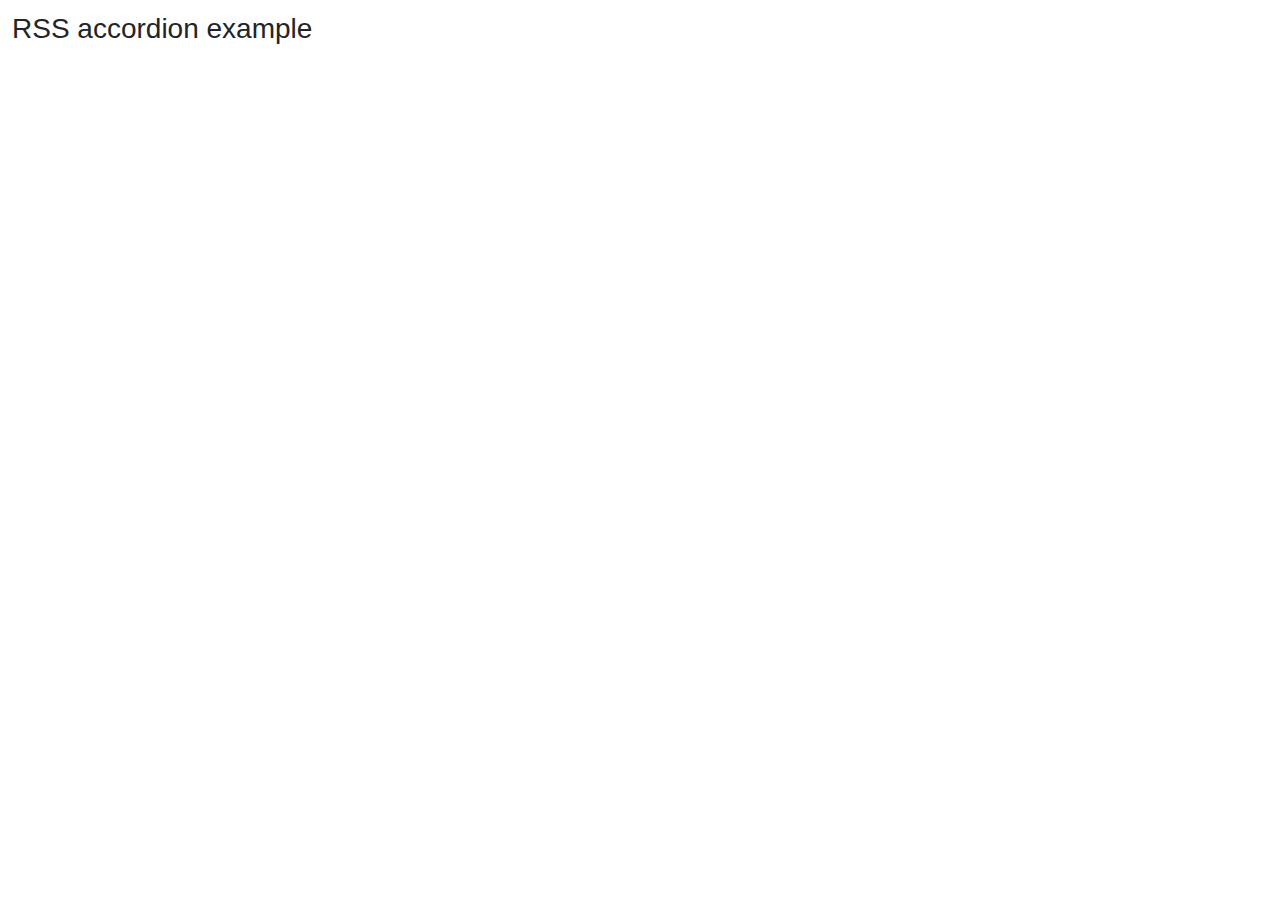
<file: assets/plugins/vanilla-rss/examples/accordion.html>
<!DOCTYPE html>
<html>
  <head>
    <title>RSS accordion example</title>

    <!-- Required meta tags -->
    <meta charset="utf-8" />
    <meta
      name="viewport"
      content="width=device-width, initial-scale=1, shrink-to-fit=no"
    />

    <!-- Bootstrap CSS -->
    <link
      rel="stylesheet"
      href="https://stackpath.bootstrapcdn.com/bootstrap/4.3.1/css/bootstrap.min.css"
    />

    <link rel="stylesheet" href="style.css" />
  </head>

  <body>
    <div>
      <h1>RSS accordion example</h1>
      <div id="rss-feeds"></div>
    </div>
    <script src="../dist/rss.global.min.js"></script>
    <script src="https://code.jquery.com/jquery-3.3.1.slim.min.js"></script>
    <script src="https://cdnjs.cloudflare.com/ajax/libs/popper.js/1.14.7/umd/popper.min.js"></script>
    <script src="https://stackpath.bootstrapcdn.com/bootstrap/4.3.1/js/bootstrap.min.js"></script>
    <script>
      window.onload = function() {
        const rss = new RSS(
          document.querySelector("#rss-feeds"),
          "https://partnernetwork.ebay.de/epn-blog?format=rss",
          {
            limit: 15,
            tokens: {
              showClass: (entry, tokens) => (tokens.index === 0 ? "show" : "")
            },
            layoutTemplate:
              '<div class="accordion" id="accordionExample">{entries}</div>',
            entryTemplate: `<div class="card">
              <div class="card-header" id="heading-{index}">
                <h2 class="mb-0">
                  <button class="btn btn-link" type="button" data-toggle="collapse" data-target="#collapse-{index}" aria-expanded="true" aria-controls="collapse-{index}">
                    {title}
                  </button>
                </h2>
              </div>
  
              <div id="collapse-{index}" class="collapse {showClass}" aria-labelledby="heading-{index}" data-parent="#accordionExample">
                <div class="card-body">
                  {bodyPlain}
                </div>
              </div>
            </div>`
          }
        );

        rss.render().then(() => console.log("cool"));
      };
    </script>
  </body>
</html>
</file>
<file: assets/plugins/dark-mode-switch/dark-mode.css>
/*!
 * Dark Mode Switch v1.0.1 (https://github.com/coliff/dark-mode-switch)
 * Copyright 2021 C.Oliff
 * Licensed under MIT (https://github.com/coliff/dark-mode-switch/blob/main/LICENSE)
 */

[data-theme="dark"] {
  background-color: #111 !important;
  color: #eee;
}

[data-theme="dark"] .bg-black {
  background-color: #fff !important;
}

[data-theme="dark"] .bg-dark {
  background-color: #eee !important;
}

[data-theme="dark"] .bg-light {
  background-color: #222 !important;
}

[data-theme="dark"] .bg-white {
  background-color: #000 !important;
}
</file>
<file: assets/plugins/vanilla-rss/examples/style.css>
body {
  font-size: 12px;
  padding: 1em;
}

h1 {
  font-size: 1.75rem;
}

h2 {
  font-size: 1.25rem;
}

.card-header {
  padding: 0.5em;
}

.btn {
  text-align: left;
}
</file>
